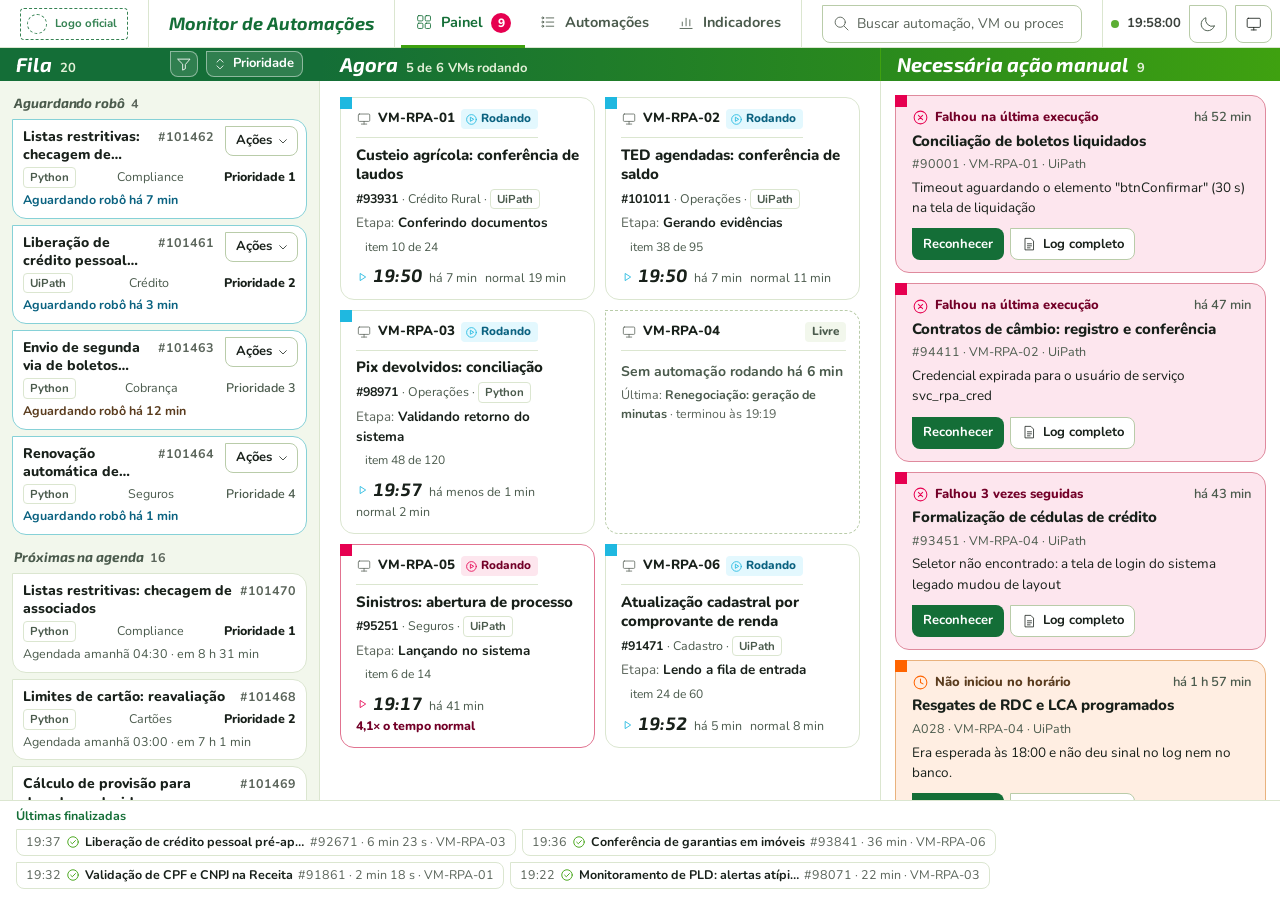
<file: web/index.html>
<!doctype html>
<html lang="pt-BR">
<head>
<meta charset="utf-8">
<meta name="viewport" content="width=device-width, initial-scale=1, viewport-fit=cover">
<title>Monitor de Automações</title>
<link rel="icon" href="data:,">
<script>
  // Tema antes de desenhar a tela, para não piscar: a escolha salva ou, sem escolha, a do sistema.
  (function () {
    var t = null;
    try { t = localStorage.getItem('monitor-tema'); } catch (e) { /* sem armazenamento */ }
    if (t !== 'claro' && t !== 'escuro') t = window.matchMedia && window.matchMedia('(prefers-color-scheme: dark)').matches ? 'escuro' : 'claro';
    document.documentElement.dataset.tema = t;
  })();
</script>
<link rel="stylesheet" href="css/base.css">
<link rel="stylesheet" href="css/tema.css">
</head>
<body>
<div id="app"></div>
<script src="js/dados-demo.js"></script>
<script src="js/monitor.js"></script>
</body>
</html>
</file>
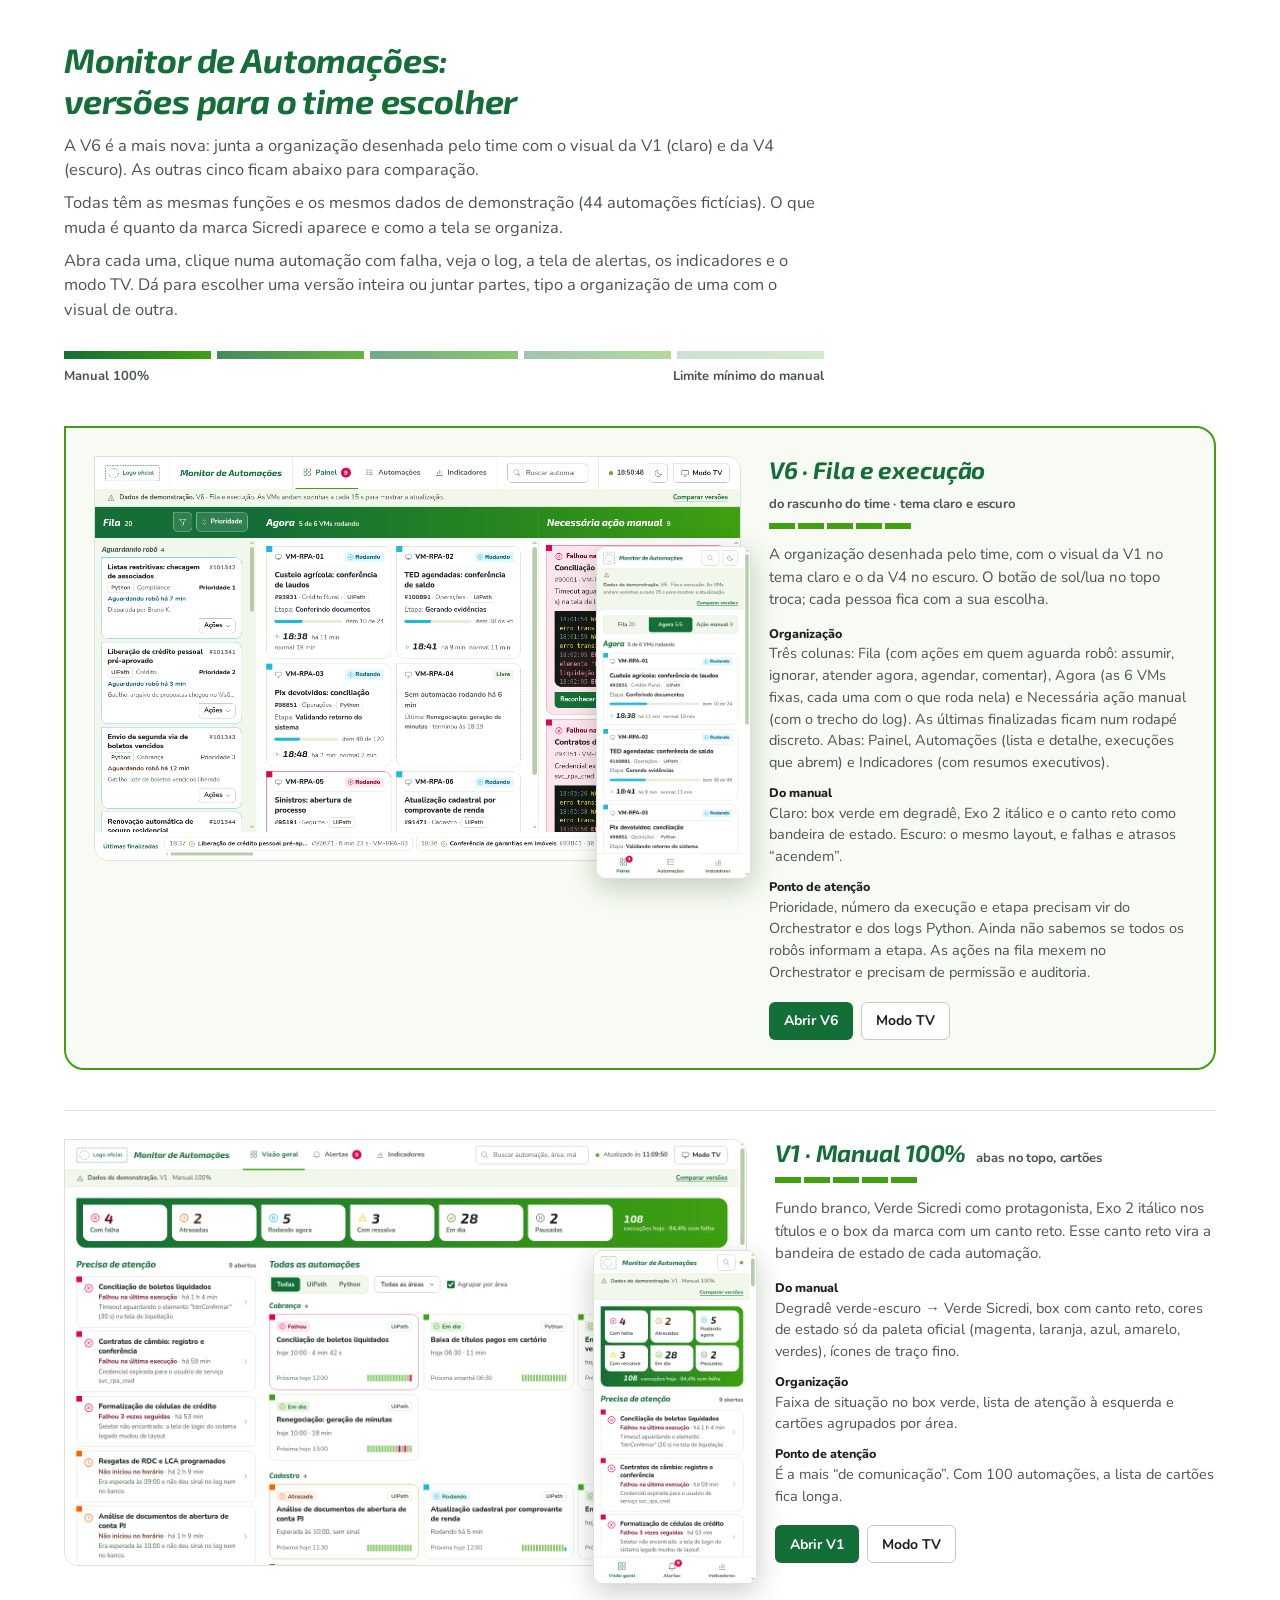
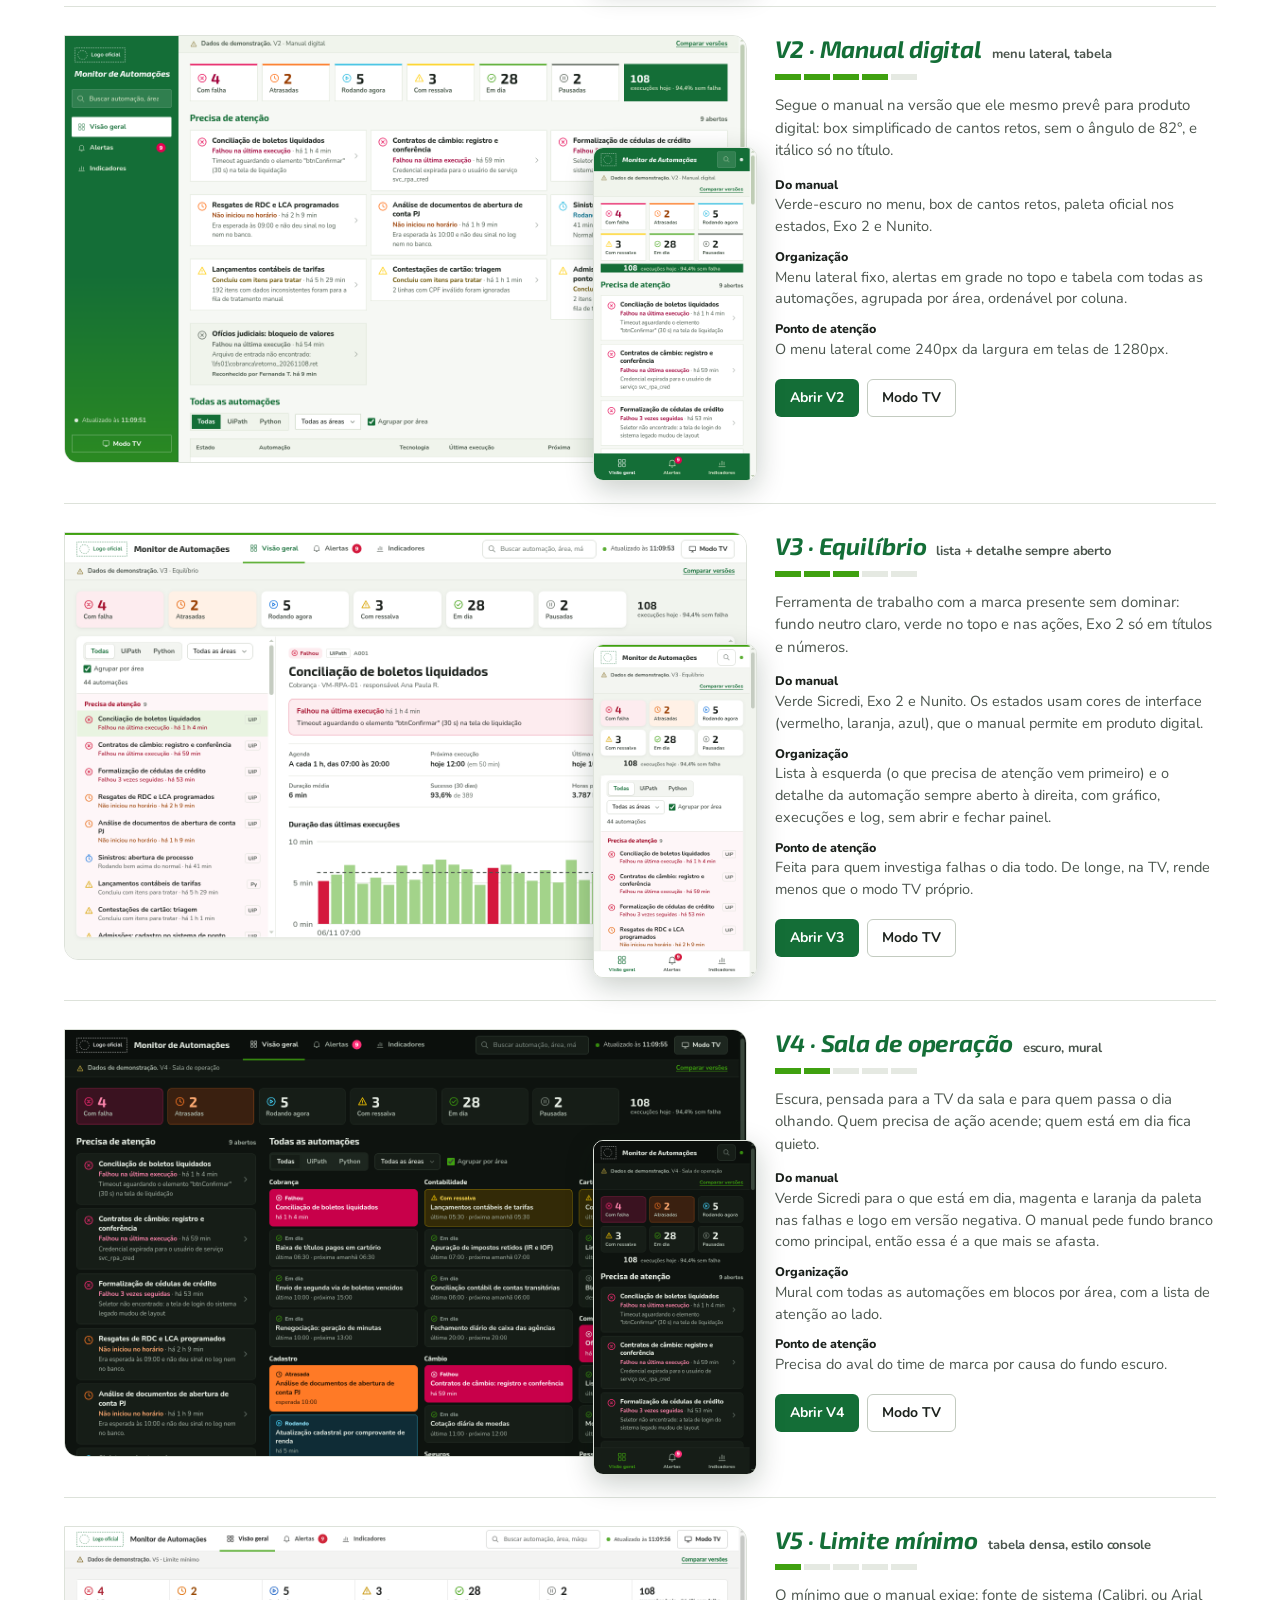
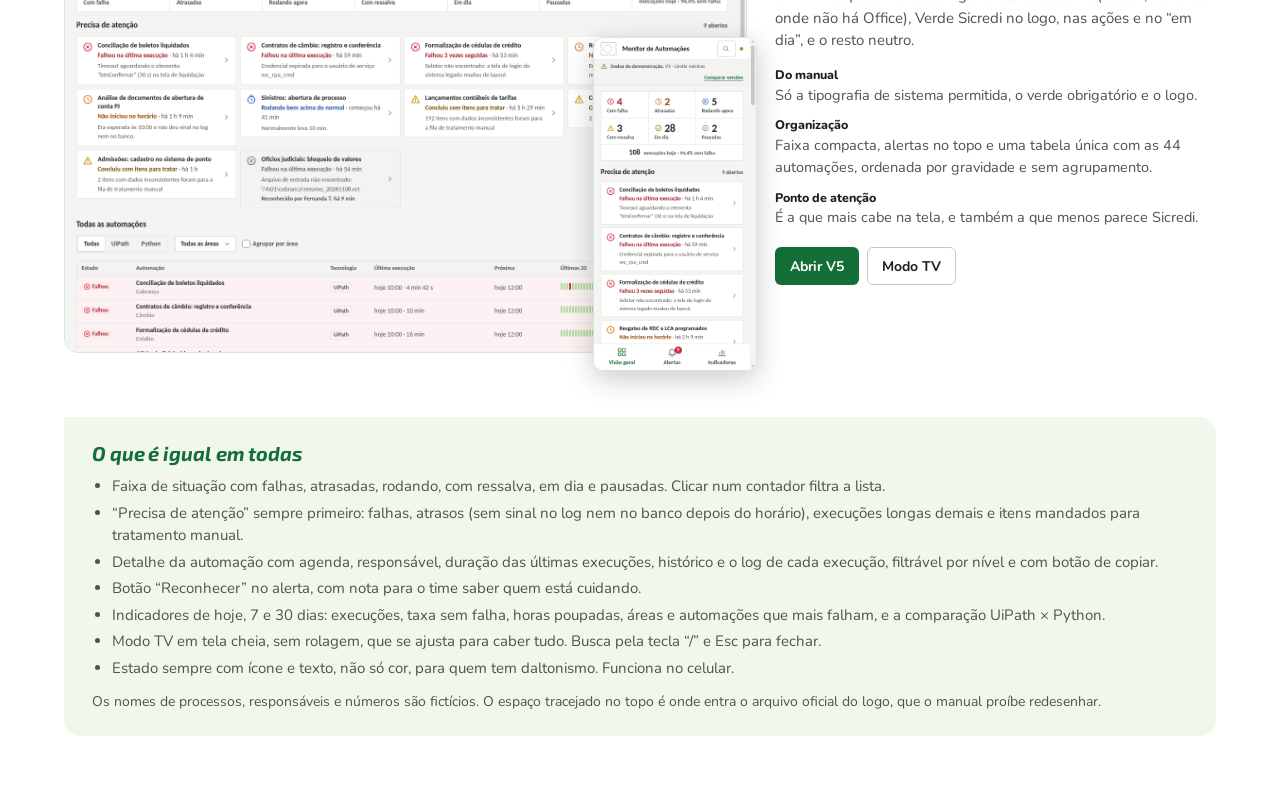
<file: arquivo/prototipos-de-layout/prototipos/index.html>
<!doctype html>
<html lang="pt-BR">
<head>
<meta charset="utf-8">
<meta name="viewport" content="width=device-width, initial-scale=1">
<title>Monitor de Automações · Versões</title>
<link rel="icon" href="data:,">
<link rel="stylesheet" href="compartilhado/base.css">
<style>
  body { background: #ffffff; }
  .comp { max-width: 1200px; margin: 0 auto; padding: 40px 24px 64px; }
  .comp__cab { max-width: 760px; margin-bottom: 36px; }
  .comp__cab h1 { font-size: 34px; font-style: italic; color: #146E37; margin-bottom: 12px; }
  .comp__cab p { font-size: 16.5px; color: var(--texto-2); }
  .comp__cab p + p { margin-top: 8px; }
  .escala { display: grid; grid-template-columns: repeat(5, minmax(0, 1fr)); gap: 6px; margin: 28px 0 8px; }
  .escala span { height: 8px; background: linear-gradient(90deg, #146E37, #3FA110); }
  .escala span:nth-child(2) { opacity: 0.8; } .escala span:nth-child(3) { opacity: 0.6; } .escala span:nth-child(4) { opacity: 0.4; } .escala span:nth-child(5) { opacity: 0.22; }
  .escala-rot { display: flex; justify-content: space-between; font-size: 13px; font-weight: 700; color: var(--texto-2); }
  .versoes { display: grid; gap: 40px; margin-top: 40px; }
  .versao { display: grid; grid-template-columns: minmax(0, 1.55fr) minmax(0, 1fr); gap: 28px; align-items: start; padding-top: 28px; border-top: 1px solid var(--linha); }
  .versao__fotos { position: relative; }
  .versao__fotos img { display: block; width: 100%; height: auto; border: 1px solid var(--linha); border-radius: 0 14px 14px 14px; }
  .versao__fotos .cel { position: absolute; right: -10px; bottom: -18px; width: 24%; border-radius: 10px; box-shadow: 0 8px 28px rgb(10 30 15 / 0.22); }
  .versao h2 { font-size: 24px; font-style: italic; color: #146E37; display: flex; align-items: baseline; gap: 10px; flex-wrap: wrap; }
  .versao h2 small { font: 700 13px var(--fonte-texto); font-style: normal; color: var(--texto-2); }
  .medidor { display: flex; gap: 3px; margin: 10px 0 14px; }
  .medidor i { width: 26px; height: 6px; background: var(--sup-3); }
  .medidor i.on { background: #3FA110; }
  .versao p { color: var(--texto-2); }
  .versao dl { margin: 14px 0 18px; display: grid; gap: 10px; }
  .versao dt { font-size: 12.5px; font-weight: 800; color: var(--texto); }
  .versao dd { font-size: 14.5px; color: var(--texto-2); }
  .versao__acoes { display: flex; flex-wrap: wrap; gap: 8px; }
  .versao--nova { padding: 28px; border: 2px solid #3FA110; border-radius: 0 20px 20px 20px; background: #f7fbf3; }
  .igual { margin-top: 64px; padding: 24px 28px; background: #f2f7ec; border-radius: 0 16px 16px 16px; }
  .igual h2 { font-size: 20px; font-style: italic; color: #146E37; margin-bottom: 10px; }
  .igual ul { list-style: disc; padding-left: 20px; display: grid; gap: 4px; color: var(--texto-2); }
  .igual p { margin-top: 12px; color: var(--texto-2); font-size: 14px; }
  @media (max-width: 899px) {
    .versao { grid-template-columns: minmax(0, 1fr); }
    .versao__fotos .cel { right: 6px; }
    .comp__cab h1 { font-size: 27px; }
  }
</style>
</head>
<body>
<main class="comp">
  <header class="comp__cab">
    <h1>Monitor de Automações: versões para o time escolher</h1>
    <p>A V6 é a mais nova: junta a organização desenhada pelo time com o visual da V1 (claro) e da V4 (escuro). As outras cinco ficam abaixo para comparação.</p>
    <p>Todas têm as mesmas funções e os mesmos dados de demonstração (44 automações fictícias). O que muda é quanto da marca Sicredi aparece e como a tela se organiza.</p>
    <p>Abra cada uma, clique numa automação com falha, veja o log, a tela de alertas, os indicadores e o modo TV. Dá para escolher uma versão inteira ou juntar partes, tipo a organização de uma com o visual de outra.</p>
    <div class="escala" aria-hidden="true"><span></span><span></span><span></span><span></span><span></span></div>
    <div class="escala-rot"><span>Manual 100%</span><span>Limite mínimo do manual</span></div>
  </header>

  <div class="versoes">
    <article class="versao versao--nova">
      <div class="versao__fotos"><img src="capturas/v6-desktop.png" alt="V6 no computador, tema claro: fila à esquerda, as 6 VMs no centro, a coluna de ação manual com o log à direita e as últimas finalizadas no pé" loading="lazy"><img class="cel" src="capturas/v6-celular.png" alt="V6 no celular, tema claro, na aba Agora" loading="lazy"></div>
      <div>
        <h2>V6 · Fila e execução <small>do rascunho do time · tema claro e escuro</small></h2>
        <div class="medidor" aria-label="Aderência à marca: 5 de 5 no tema claro"><i class="on"></i><i class="on"></i><i class="on"></i><i class="on"></i><i class="on"></i></div>
        <p>A organização desenhada pelo time, com o visual da V1 no tema claro e o da V4 no escuro. O botão de sol/lua no topo troca; cada pessoa fica com a sua escolha.</p>
        <dl>
          <div><dt>Organização</dt><dd>Três colunas: Fila (com ações em quem aguarda robô: assumir, ignorar, atender agora, agendar, comentar), Agora (as 6 VMs fixas, cada uma com o que roda nela) e Necessária ação manual (com o trecho do log). As últimas finalizadas ficam num rodapé discreto. Abas: Painel, Automações (lista e detalhe, execuções que abrem) e Indicadores (com resumos executivos).</dd></div>
          <div><dt>Do manual</dt><dd>Claro: box verde em degradê, Exo 2 itálico e o canto reto como bandeira de estado. Escuro: o mesmo layout, e falhas e atrasos “acendem”.</dd></div>
          <div><dt>Ponto de atenção</dt><dd>Prioridade, número da execução e etapa precisam vir do Orchestrator e dos logs Python. Ainda não sabemos se todos os robôs informam a etapa. As ações na fila mexem no Orchestrator e precisam de permissão e auditoria.</dd></div>
        </dl>
        <div class="versao__acoes"><a class="botao botao--pri" href="v6-fila-e-execucao/">Abrir V6</a><a class="botao botao--sec" href="v6-fila-e-execucao/#/tv">Modo TV</a></div>
      </div>
    </article>

    <article class="versao">
      <div class="versao__fotos"><img src="capturas/v1-desktop.png" alt="V1 no computador: faixa verde com os contadores, lista de atenção à esquerda e cartões das automações por área" loading="lazy"><img class="cel" src="capturas/v1-celular.png" alt="V1 no celular" loading="lazy"></div>
      <div>
        <h2>V1 · Manual 100% <small>abas no topo, cartões</small></h2>
        <div class="medidor" aria-label="Aderência à marca: 5 de 5"><i class="on"></i><i class="on"></i><i class="on"></i><i class="on"></i><i class="on"></i></div>
        <p>Fundo branco, Verde Sicredi como protagonista, Exo 2 itálico nos títulos e o box da marca com um canto reto. Esse canto reto vira a bandeira de estado de cada automação.</p>
        <dl>
          <div><dt>Do manual</dt><dd>Degradê verde-escuro → Verde Sicredi, box com canto reto, cores de estado só da paleta oficial (magenta, laranja, azul, amarelo, verdes), ícones de traço fino.</dd></div>
          <div><dt>Organização</dt><dd>Faixa de situação no box verde, lista de atenção à esquerda e cartões agrupados por área.</dd></div>
          <div><dt>Ponto de atenção</dt><dd>É a mais “de comunicação”. Com 100 automações, a lista de cartões fica longa.</dd></div>
        </dl>
        <div class="versao__acoes"><a class="botao botao--pri" href="v1-manual-100/">Abrir V1</a><a class="botao botao--sec" href="v1-manual-100/#/tv">Modo TV</a></div>
      </div>
    </article>

    <article class="versao">
      <div class="versao__fotos"><img src="capturas/v2-desktop.png" alt="V2 no computador: menu lateral verde-escuro, atenção em grade e tabela agrupada por área" loading="lazy"><img class="cel" src="capturas/v2-celular.png" alt="V2 no celular" loading="lazy"></div>
      <div>
        <h2>V2 · Manual digital <small>menu lateral, tabela</small></h2>
        <div class="medidor" aria-label="Aderência à marca: 4 de 5"><i class="on"></i><i class="on"></i><i class="on"></i><i class="on"></i><i></i></div>
        <p>Segue o manual na versão que ele mesmo prevê para produto digital: box simplificado de cantos retos, sem o ângulo de 82°, e itálico só no título.</p>
        <dl>
          <div><dt>Do manual</dt><dd>Verde-escuro no menu, box de cantos retos, paleta oficial nos estados, Exo 2 e Nunito.</dd></div>
          <div><dt>Organização</dt><dd>Menu lateral fixo, alertas em grade no topo e tabela com todas as automações, agrupada por área, ordenável por coluna.</dd></div>
          <div><dt>Ponto de atenção</dt><dd>O menu lateral come 240px da largura em telas de 1280px.</dd></div>
        </dl>
        <div class="versao__acoes"><a class="botao botao--pri" href="v2-manual-digital/">Abrir V2</a><a class="botao botao--sec" href="v2-manual-digital/#/tv">Modo TV</a></div>
      </div>
    </article>

    <article class="versao">
      <div class="versao__fotos"><img src="capturas/v3-desktop.png" alt="V3 no computador: lista de automações à esquerda e o detalhe da selecionada sempre aberto à direita" loading="lazy"><img class="cel" src="capturas/v3-celular.png" alt="V3 no celular" loading="lazy"></div>
      <div>
        <h2>V3 · Equilíbrio <small>lista + detalhe sempre aberto</small></h2>
        <div class="medidor" aria-label="Aderência à marca: 3 de 5"><i class="on"></i><i class="on"></i><i class="on"></i><i></i><i></i></div>
        <p>Ferramenta de trabalho com a marca presente sem dominar: fundo neutro claro, verde no topo e nas ações, Exo 2 só em títulos e números.</p>
        <dl>
          <div><dt>Do manual</dt><dd>Verde Sicredi, Exo 2 e Nunito. Os estados usam cores de interface (vermelho, laranja, azul), que o manual permite em produto digital.</dd></div>
          <div><dt>Organização</dt><dd>Lista à esquerda (o que precisa de atenção vem primeiro) e o detalhe da automação sempre aberto à direita, com gráfico, execuções e log, sem abrir e fechar painel.</dd></div>
          <div><dt>Ponto de atenção</dt><dd>Feita para quem investiga falhas o dia todo. De longe, na TV, rende menos que o modo TV próprio.</dd></div>
        </dl>
        <div class="versao__acoes"><a class="botao botao--pri" href="v3-equilibrio/">Abrir V3</a><a class="botao botao--sec" href="v3-equilibrio/#/tv">Modo TV</a></div>
      </div>
    </article>

    <article class="versao">
      <div class="versao__fotos"><img src="capturas/v4-desktop.png" alt="V4 no computador: tela escura com o mural de automações por área, falhas acesas em magenta" loading="lazy"><img class="cel" src="capturas/v4-celular.png" alt="V4 no celular" loading="lazy"></div>
      <div>
        <h2>V4 · Sala de operação <small>escuro, mural</small></h2>
        <div class="medidor" aria-label="Aderência à marca: 2 de 5"><i class="on"></i><i class="on"></i><i></i><i></i><i></i></div>
        <p>Escura, pensada para a TV da sala e para quem passa o dia olhando. Quem precisa de ação acende; quem está em dia fica quieto.</p>
        <dl>
          <div><dt>Do manual</dt><dd>Verde Sicredi para o que está em dia, magenta e laranja da paleta nas falhas e logo em versão negativa. O manual pede fundo branco como principal, então essa é a que mais se afasta.</dd></div>
          <div><dt>Organização</dt><dd>Mural com todas as automações em blocos por área, com a lista de atenção ao lado.</dd></div>
          <div><dt>Ponto de atenção</dt><dd>Precisa do aval do time de marca por causa do fundo escuro.</dd></div>
        </dl>
        <div class="versao__acoes"><a class="botao botao--pri" href="v4-sala-de-operacao/">Abrir V4</a><a class="botao botao--sec" href="v4-sala-de-operacao/#/tv">Modo TV</a></div>
      </div>
    </article>

    <article class="versao">
      <div class="versao__fotos"><img src="capturas/v5-desktop.png" alt="V5 no computador: visual neutro, tabela densa ordenada por gravidade" loading="lazy"><img class="cel" src="capturas/v5-celular.png" alt="V5 no celular" loading="lazy"></div>
      <div>
        <h2>V5 · Limite mínimo <small>tabela densa, estilo console</small></h2>
        <div class="medidor" aria-label="Aderência à marca: 1 de 5"><i class="on"></i><i></i><i></i><i></i><i></i></div>
        <p>O mínimo que o manual exige: fonte de sistema (Calibri, ou Arial onde não há Office), Verde Sicredi no logo, nas ações e no “em dia”, e o resto neutro.</p>
        <dl>
          <div><dt>Do manual</dt><dd>Só a tipografia de sistema permitida, o verde obrigatório e o logo.</dd></div>
          <div><dt>Organização</dt><dd>Faixa compacta, alertas no topo e uma tabela única com as 44 automações, ordenada por gravidade e sem agrupamento.</dd></div>
          <div><dt>Ponto de atenção</dt><dd>É a que mais cabe na tela, e também a que menos parece Sicredi.</dd></div>
        </dl>
        <div class="versao__acoes"><a class="botao botao--pri" href="v5-limite-minimo/">Abrir V5</a><a class="botao botao--sec" href="v5-limite-minimo/#/tv">Modo TV</a></div>
      </div>
    </article>
  </div>

  <section class="igual">
    <h2>O que é igual em todas</h2>
    <ul>
      <li>Faixa de situação com falhas, atrasadas, rodando, com ressalva, em dia e pausadas. Clicar num contador filtra a lista.</li>
      <li>“Precisa de atenção” sempre primeiro: falhas, atrasos (sem sinal no log nem no banco depois do horário), execuções longas demais e itens mandados para tratamento manual.</li>
      <li>Detalhe da automação com agenda, responsável, duração das últimas execuções, histórico e o log de cada execução, filtrável por nível e com botão de copiar.</li>
      <li>Botão “Reconhecer” no alerta, com nota para o time saber quem está cuidando.</li>
      <li>Indicadores de hoje, 7 e 30 dias: execuções, taxa sem falha, horas poupadas, áreas e automações que mais falham, e a comparação UiPath × Python.</li>
      <li>Modo TV em tela cheia, sem rolagem, que se ajusta para caber tudo. Busca pela tecla “/” e Esc para fechar.</li>
      <li>Estado sempre com ícone e texto, não só cor, para quem tem daltonismo. Funciona no celular.</li>
    </ul>
    <p>Os nomes de processos, responsáveis e números são fictícios. O espaço tracejado no topo é onde entra o arquivo oficial do logo, que o manual proíbe redesenhar.</p>
  </section>
</main>
</body>
</html>
</file>
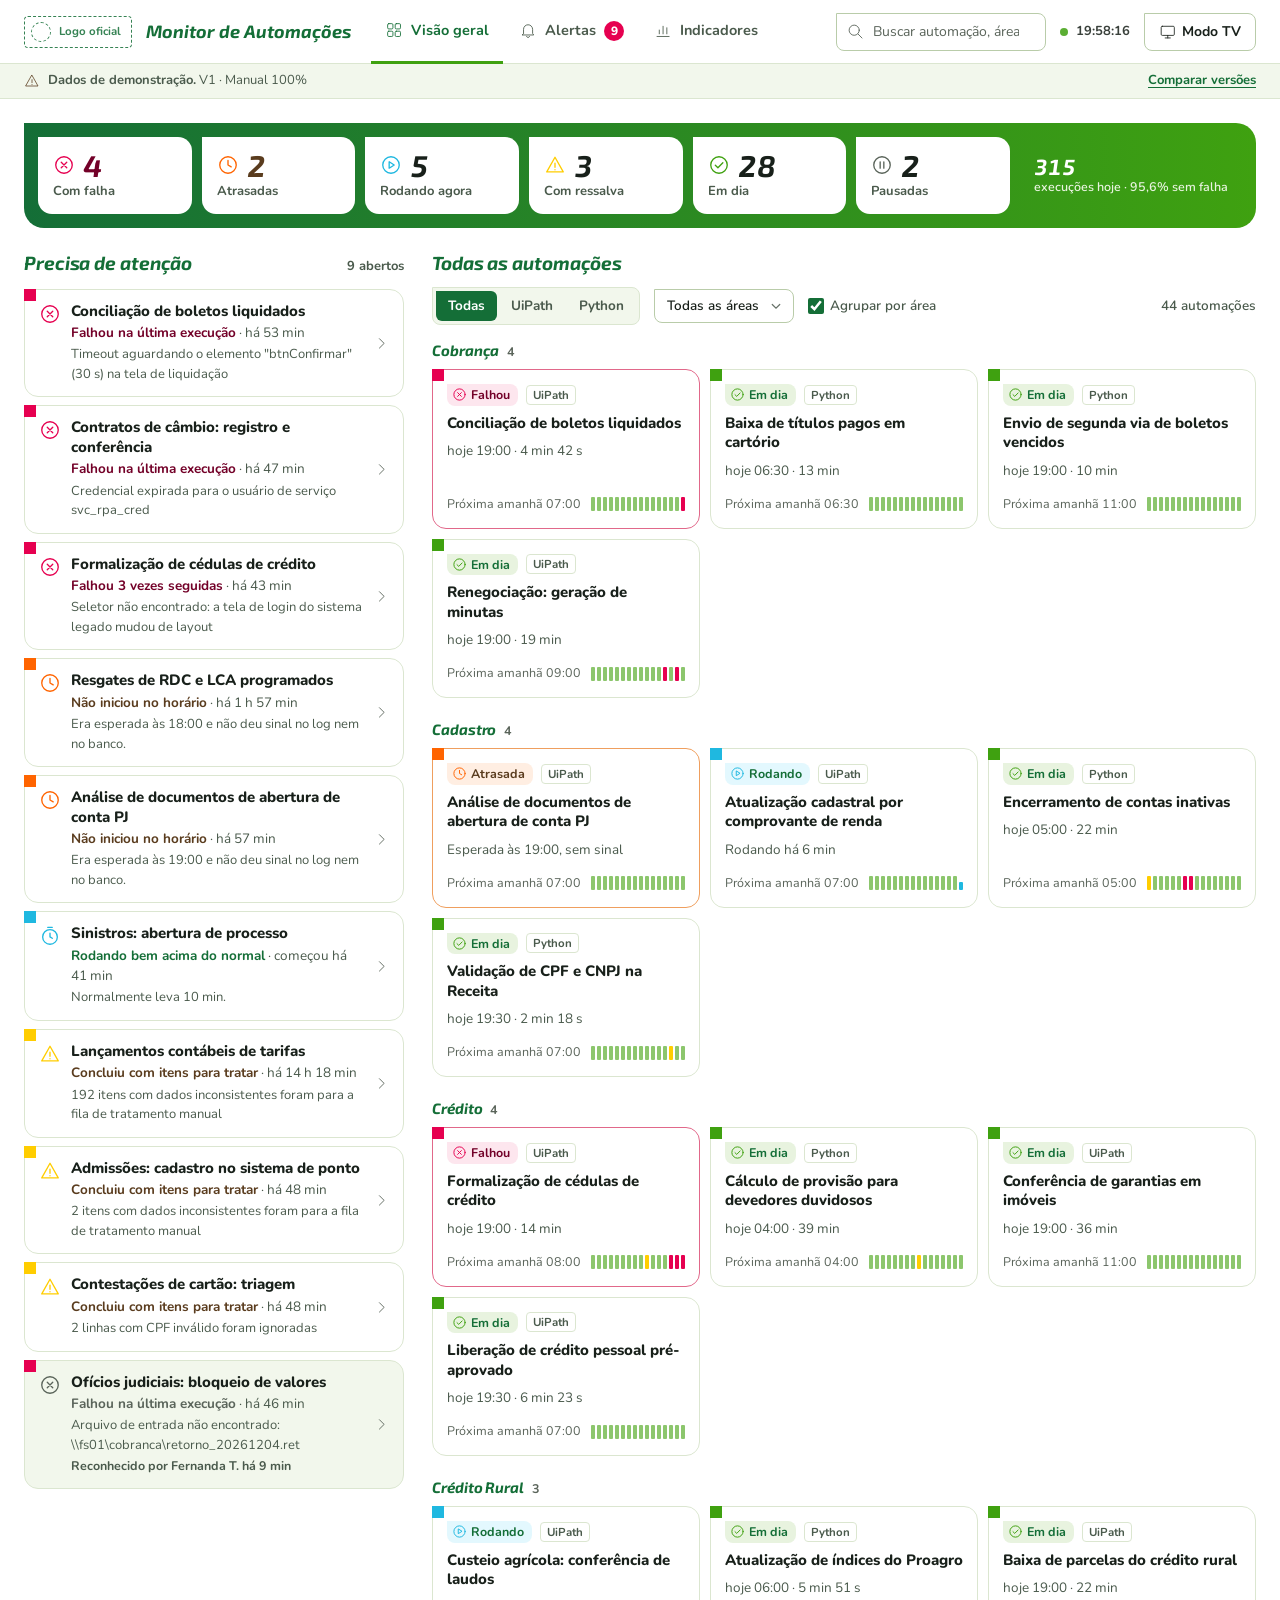
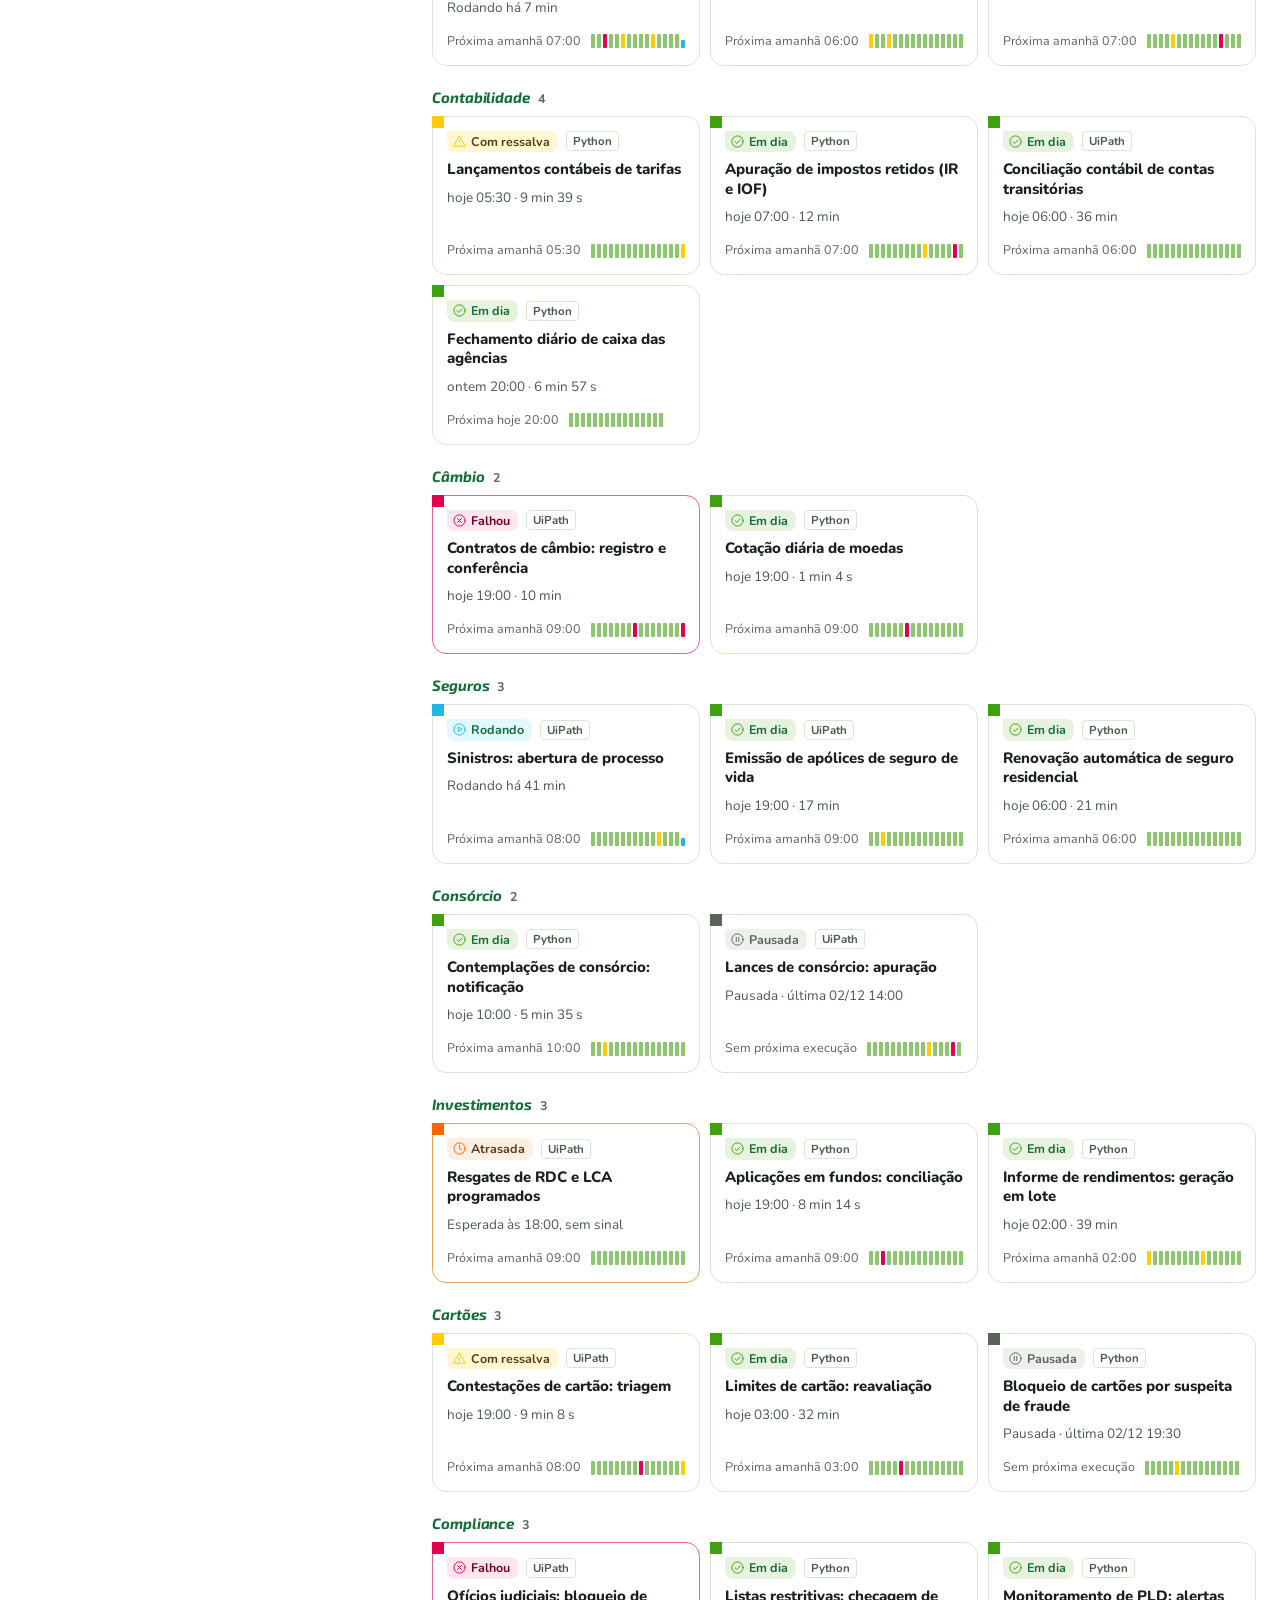
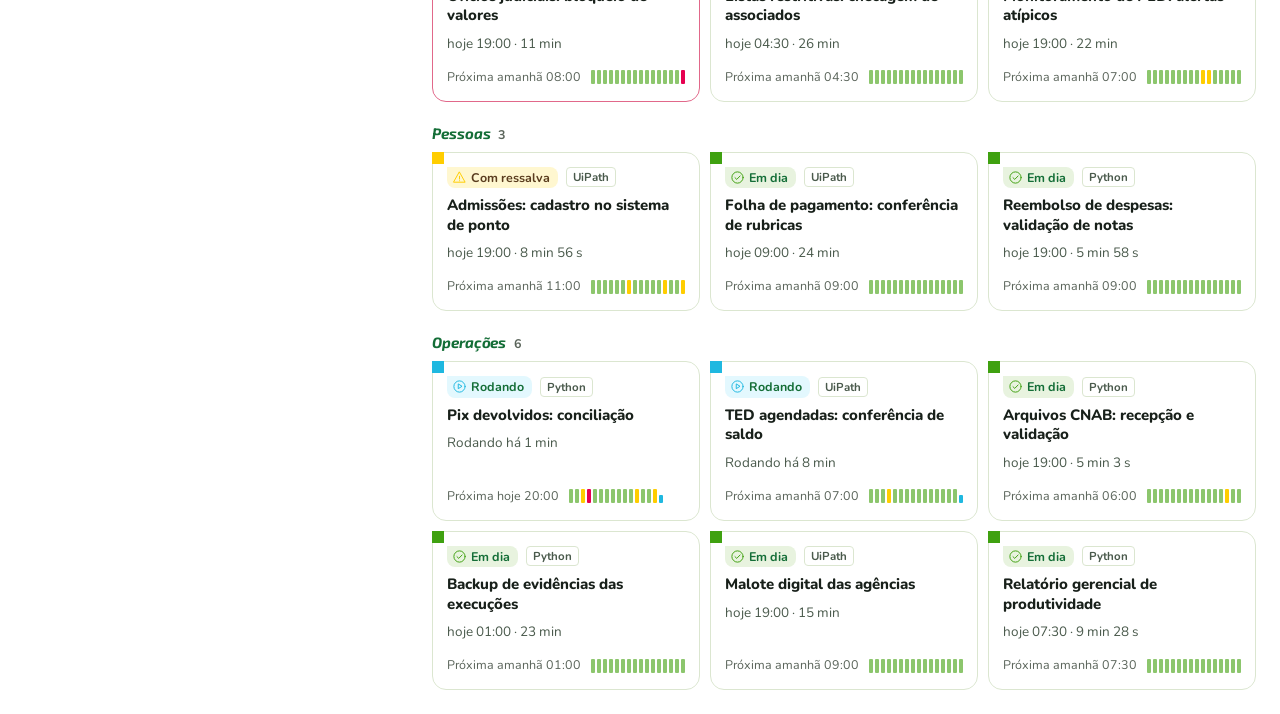
<file: web/prototipos/v1-manual-100/index.html>
<!doctype html>
<html lang="pt-BR">
<head>
<meta charset="utf-8">
<meta name="viewport" content="width=device-width, initial-scale=1, viewport-fit=cover">
<title>Monitor de Automações · V1 Manual 100%</title>
<link rel="icon" href="data:,">
<link rel="stylesheet" href="../compartilhado/base.css">
<link rel="stylesheet" href="tema.css">
</head>
<body>
<div id="app"></div>
<script>window.MONITOR_CONFIG = { versao: 'V1', nomeVersao: 'Manual 100%', visao: 'cartoes', detalhe: 'gaveta', nav: 'abas', logo: 'positivo' };</script>
<script src="../compartilhado/dados-demo.js"></script>
<script src="../compartilhado/monitor.js"></script>
</body>
</html>
</file>
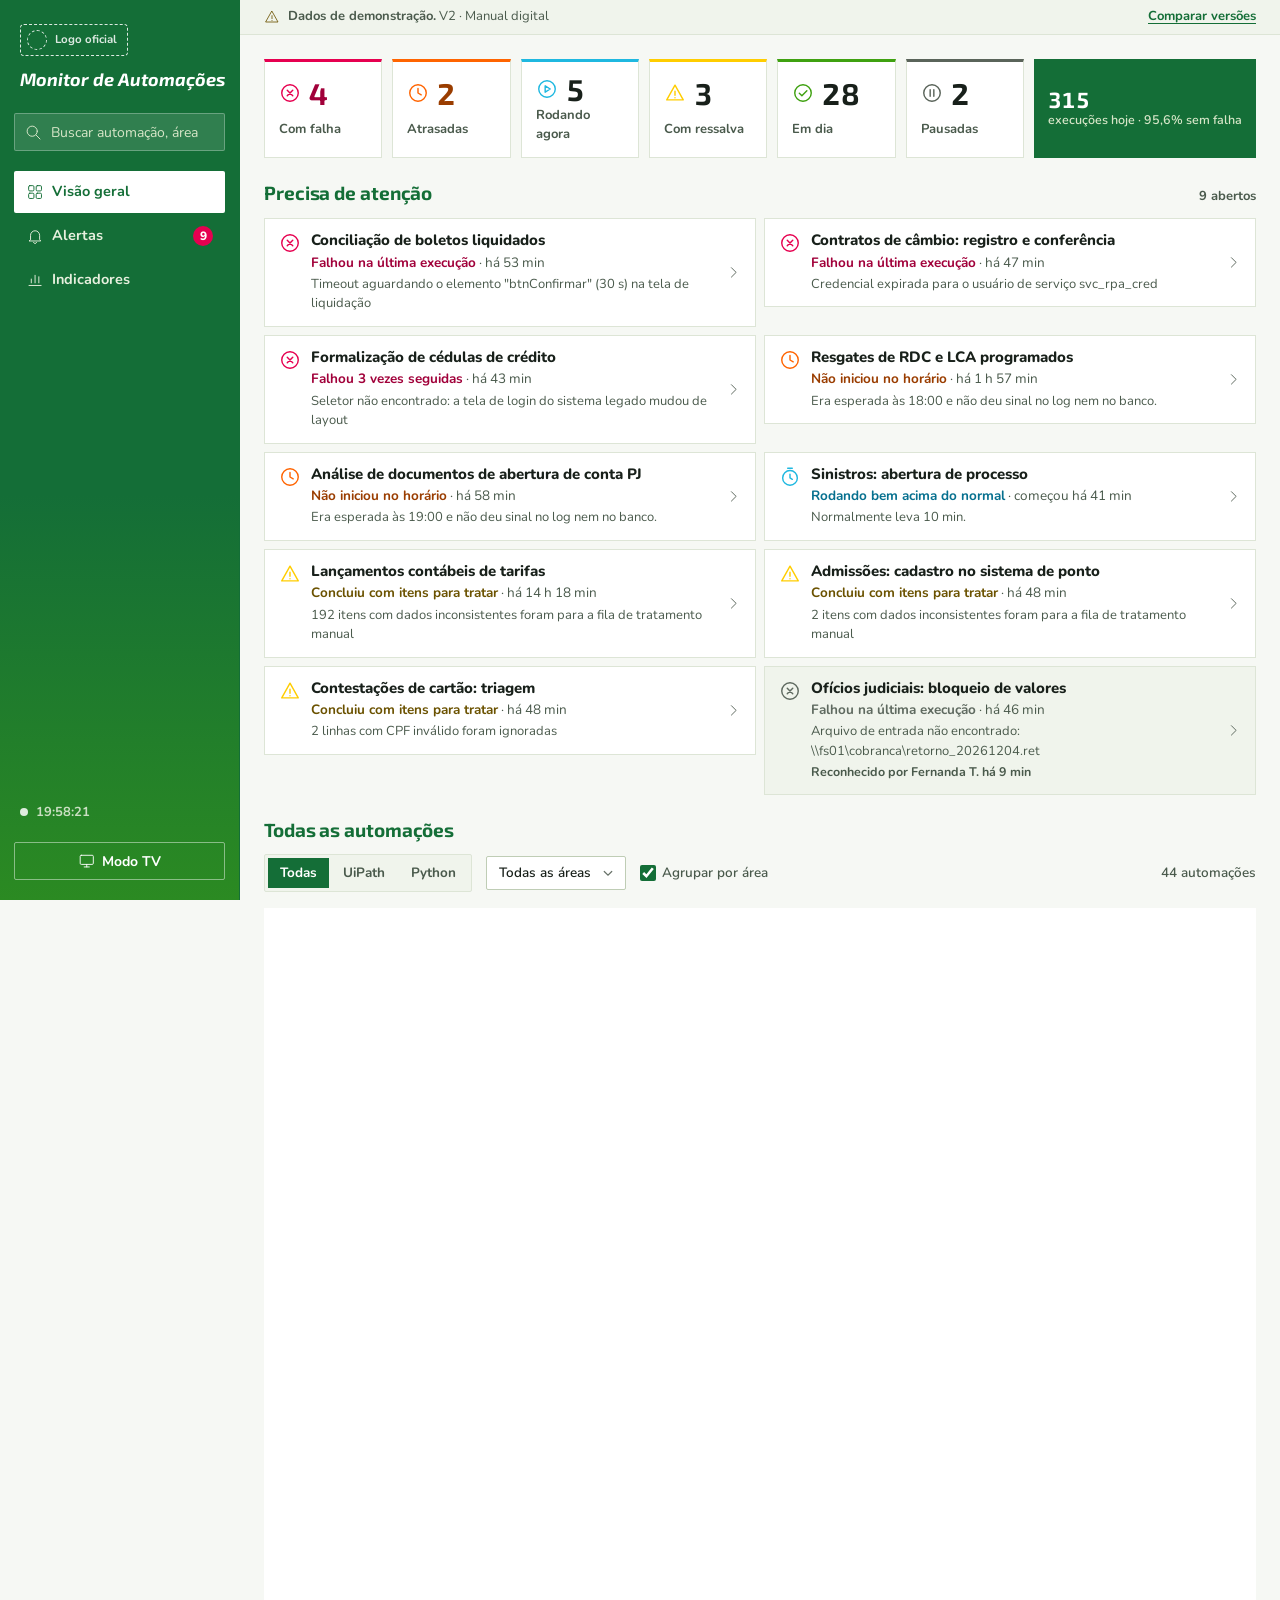
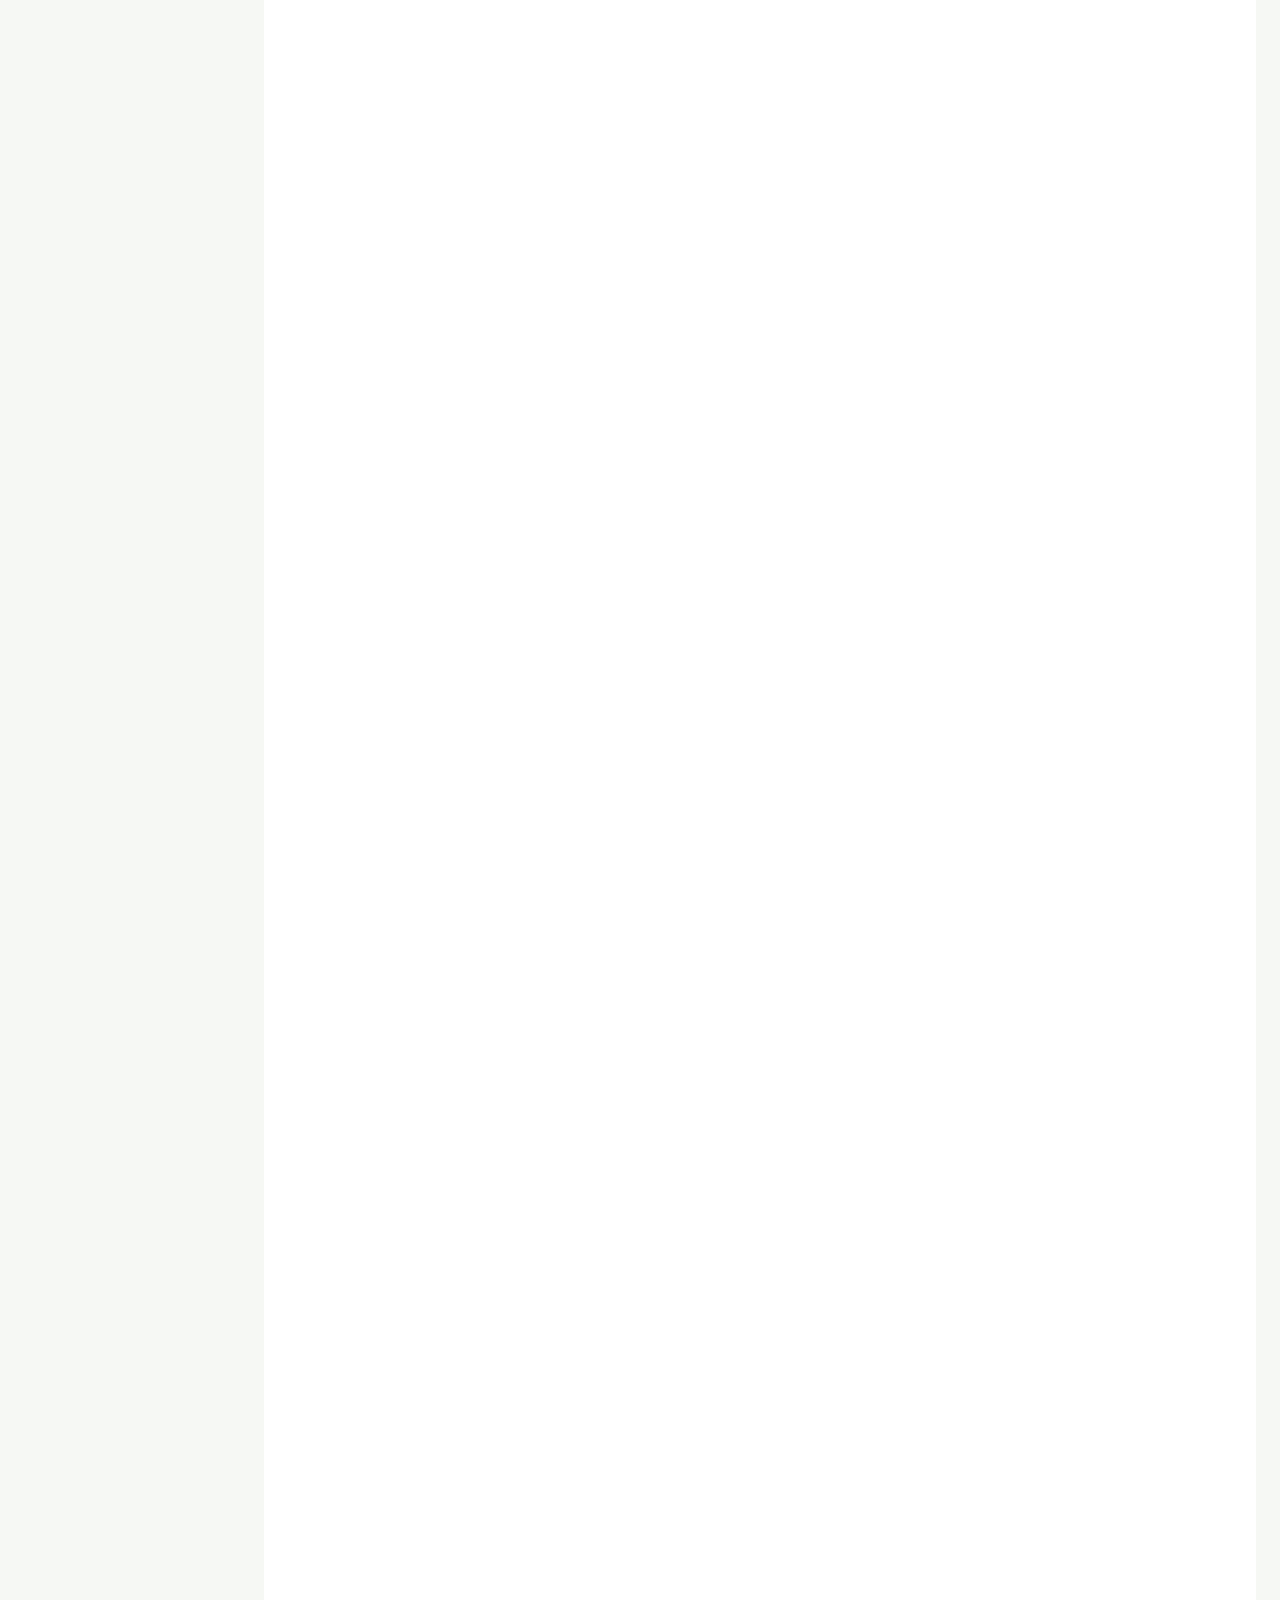
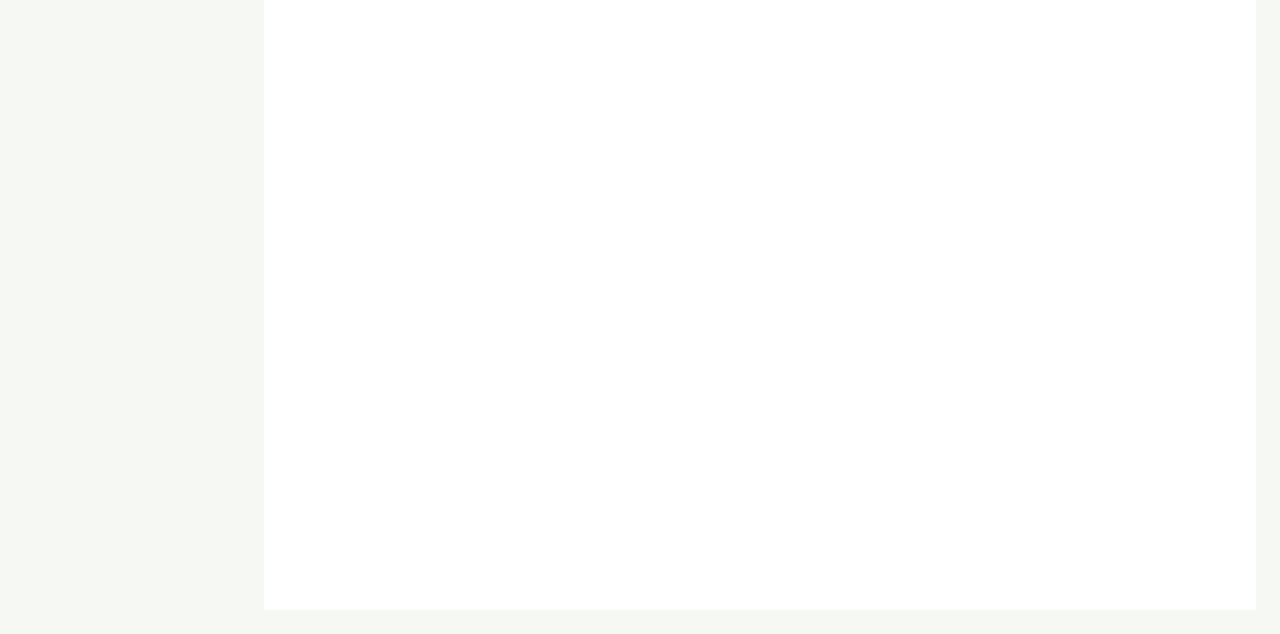
<file: web/prototipos/v2-manual-digital/index.html>
<!doctype html>
<html lang="pt-BR">
<head>
<meta charset="utf-8">
<meta name="viewport" content="width=device-width, initial-scale=1, viewport-fit=cover">
<title>Monitor de Automações · V2 Manual digital</title>
<link rel="icon" href="data:,">
<link rel="stylesheet" href="../compartilhado/base.css">
<link rel="stylesheet" href="tema.css">
</head>
<body>
<div id="app"></div>
<script>window.MONITOR_CONFIG = { versao: 'V2', nomeVersao: 'Manual digital', visao: 'tabela', detalhe: 'gaveta', nav: 'trilho', logo: 'negativo' };</script>
<script src="../compartilhado/dados-demo.js"></script>
<script src="../compartilhado/monitor.js"></script>
</body>
</html>
</file>
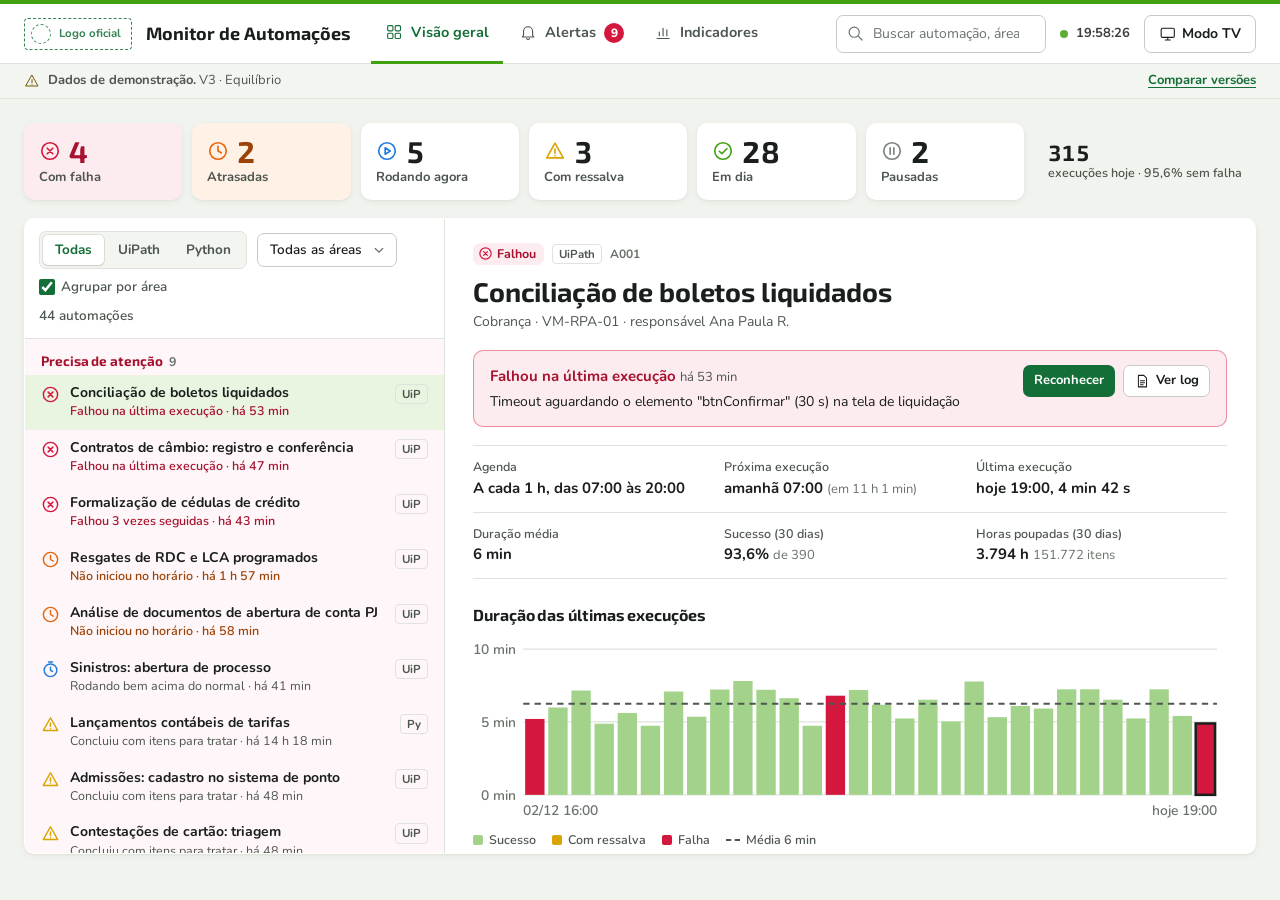
<file: web/prototipos/v3-equilibrio/index.html>
<!doctype html>
<html lang="pt-BR">
<head>
<meta charset="utf-8">
<meta name="viewport" content="width=device-width, initial-scale=1, viewport-fit=cover">
<title>Monitor de Automações · V3 Equilíbrio</title>
<link rel="icon" href="data:,">
<link rel="stylesheet" href="../compartilhado/base.css">
<link rel="stylesheet" href="tema.css">
</head>
<body>
<div id="app"></div>
<script>window.MONITOR_CONFIG = { versao: 'V3', nomeVersao: 'Equilíbrio', visao: 'mestre', detalhe: 'fixo', nav: 'abas', logo: 'positivo' };</script>
<script src="../compartilhado/dados-demo.js"></script>
<script src="../compartilhado/monitor.js"></script>
</body>
</html>
</file>
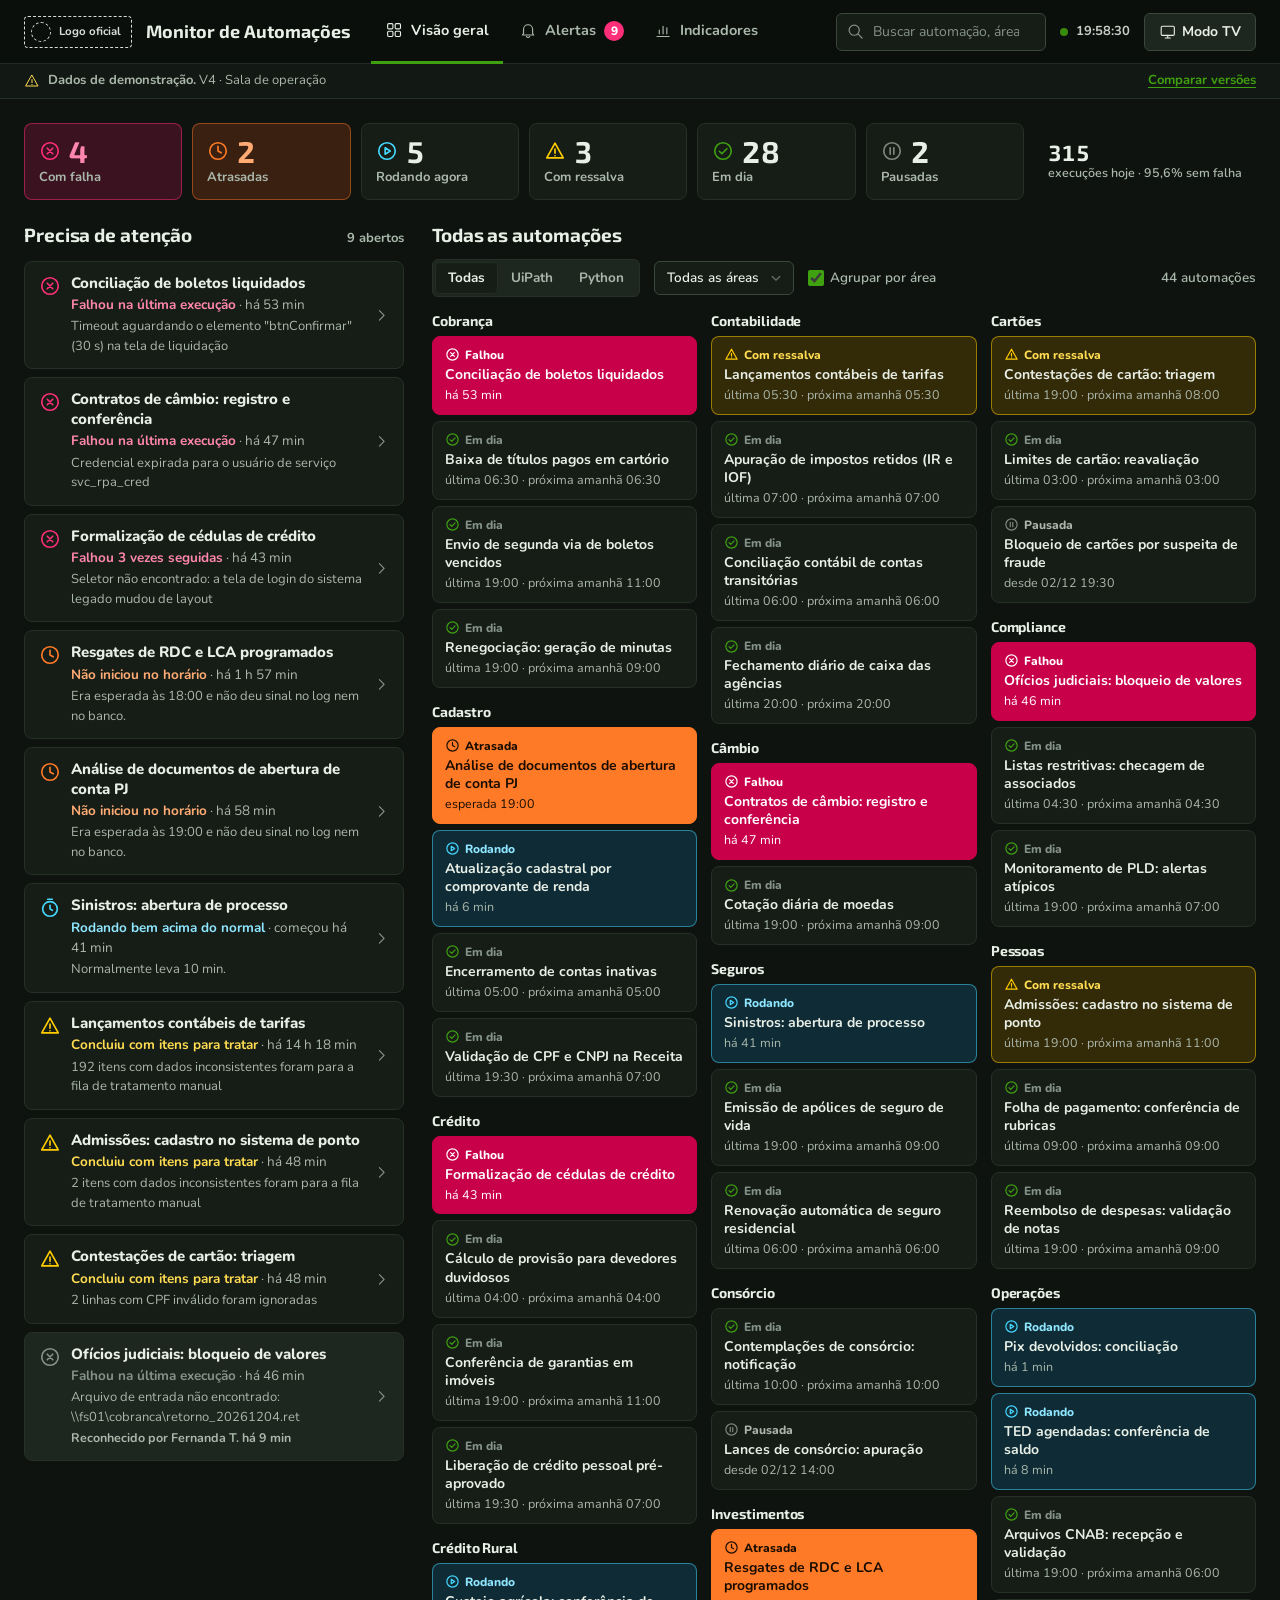
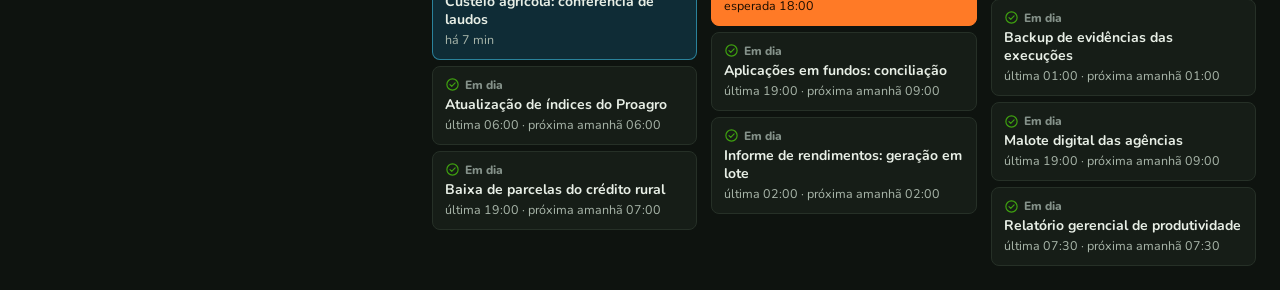
<file: web/prototipos/v4-sala-de-operacao/index.html>
<!doctype html>
<html lang="pt-BR">
<head>
<meta charset="utf-8">
<meta name="viewport" content="width=device-width, initial-scale=1, viewport-fit=cover">
<title>Monitor de Automações · V4 Sala de operação</title>
<link rel="icon" href="data:,">
<link rel="stylesheet" href="../compartilhado/base.css">
<link rel="stylesheet" href="tema.css">
</head>
<body>
<div id="app"></div>
<script>window.MONITOR_CONFIG = { versao: 'V4', nomeVersao: 'Sala de operação', visao: 'mural', detalhe: 'gaveta', nav: 'abas', logo: 'negativo' };</script>
<script src="../compartilhado/dados-demo.js"></script>
<script src="../compartilhado/monitor.js"></script>
</body>
</html>
</file>
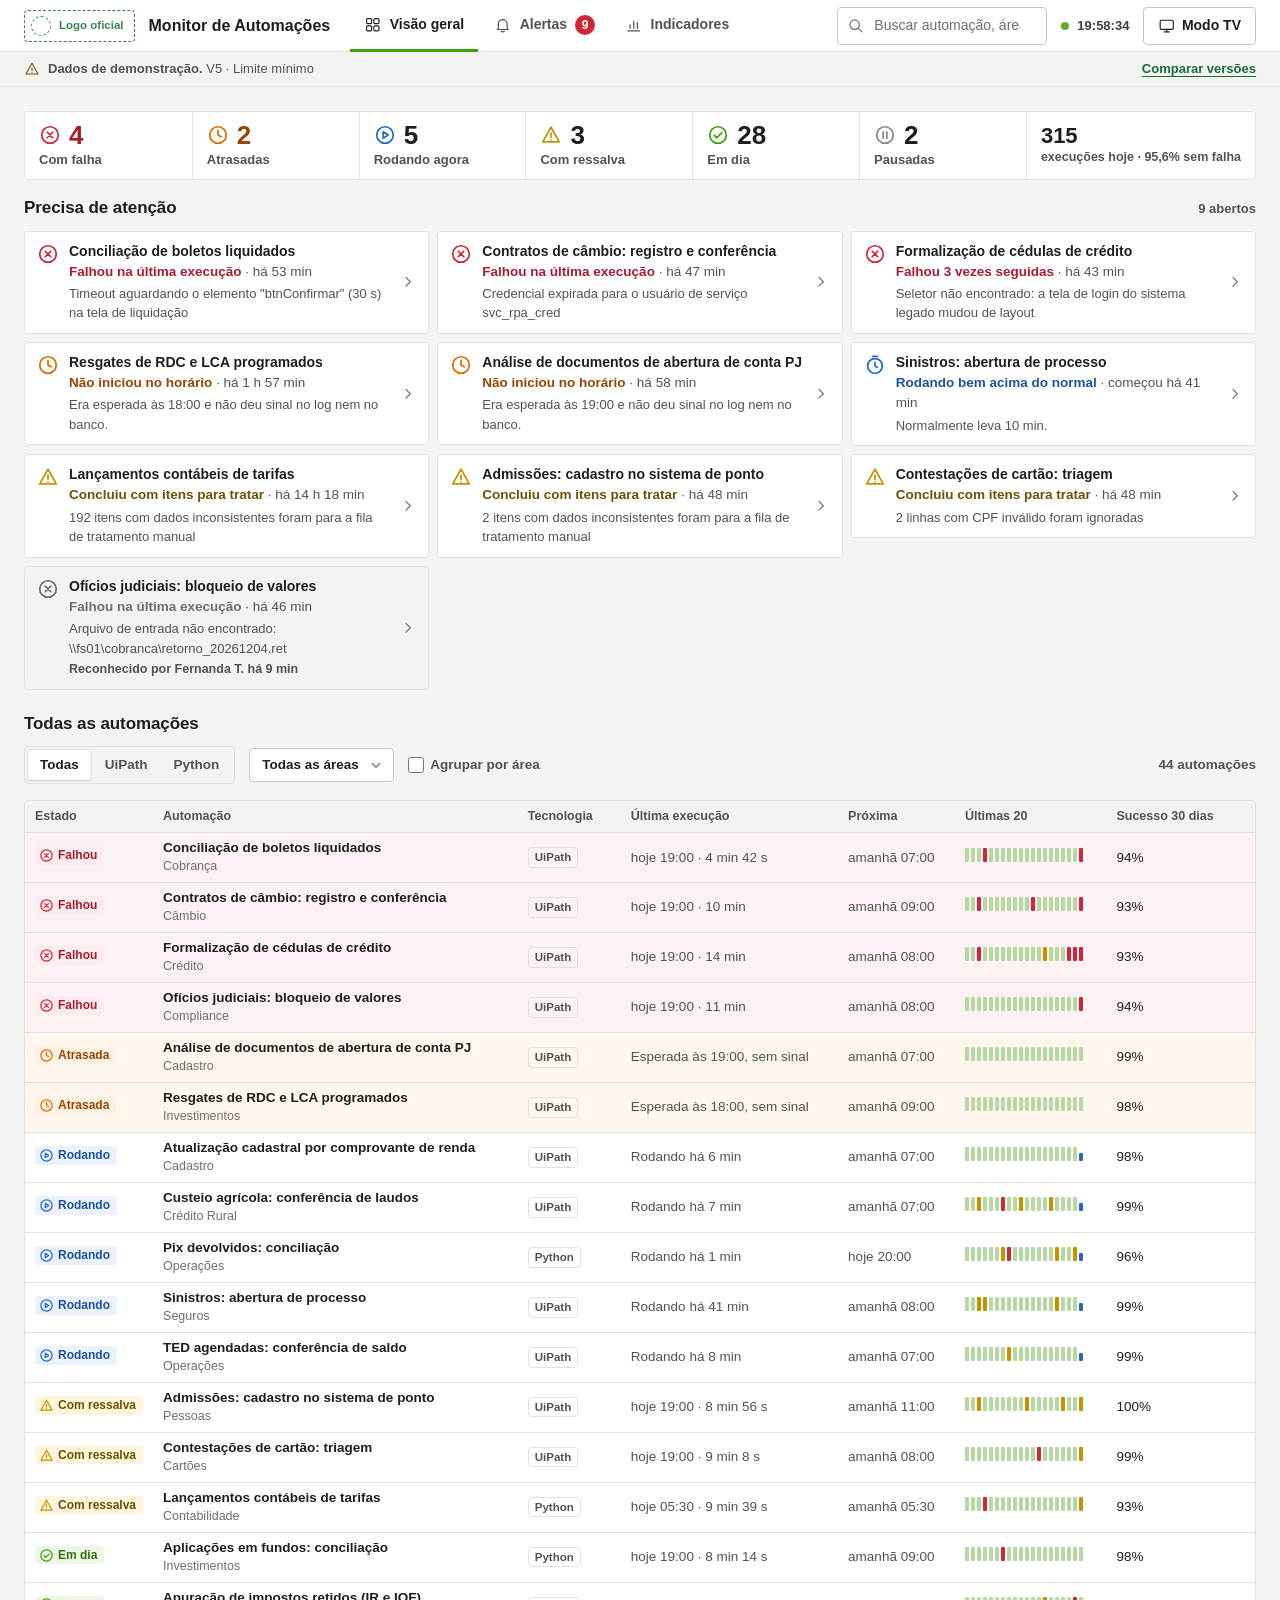
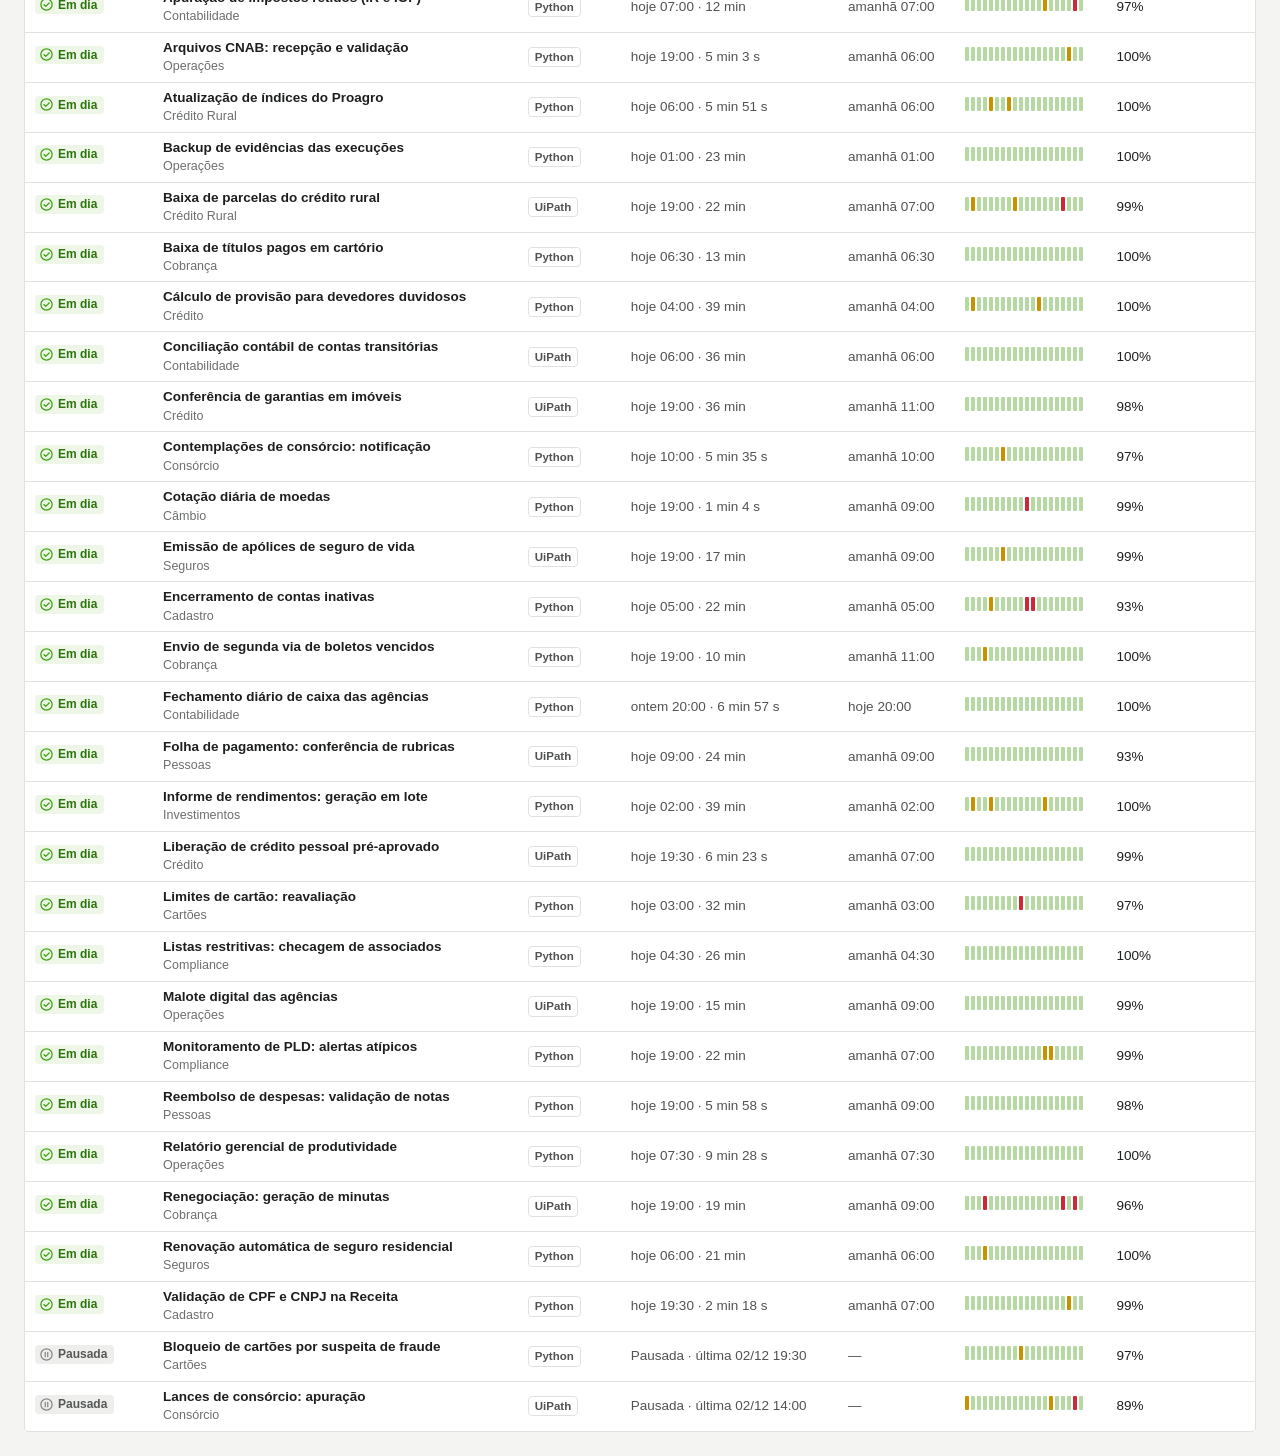
<file: web/prototipos/v5-limite-minimo/index.html>
<!doctype html>
<html lang="pt-BR">
<head>
<meta charset="utf-8">
<meta name="viewport" content="width=device-width, initial-scale=1, viewport-fit=cover">
<title>Monitor de Automações · V5 Limite mínimo</title>
<link rel="icon" href="data:,">
<link rel="stylesheet" href="../compartilhado/base.css">
<link rel="stylesheet" href="tema.css">
</head>
<body>
<div id="app"></div>
<script>window.MONITOR_CONFIG = { versao: 'V5', nomeVersao: 'Limite mínimo', visao: 'tabela', detalhe: 'gaveta', nav: 'abas', logo: 'positivo', agrupar: false };</script>
<script src="../compartilhado/dados-demo.js"></script>
<script src="../compartilhado/monitor.js"></script>
</body>
</html>
</file>
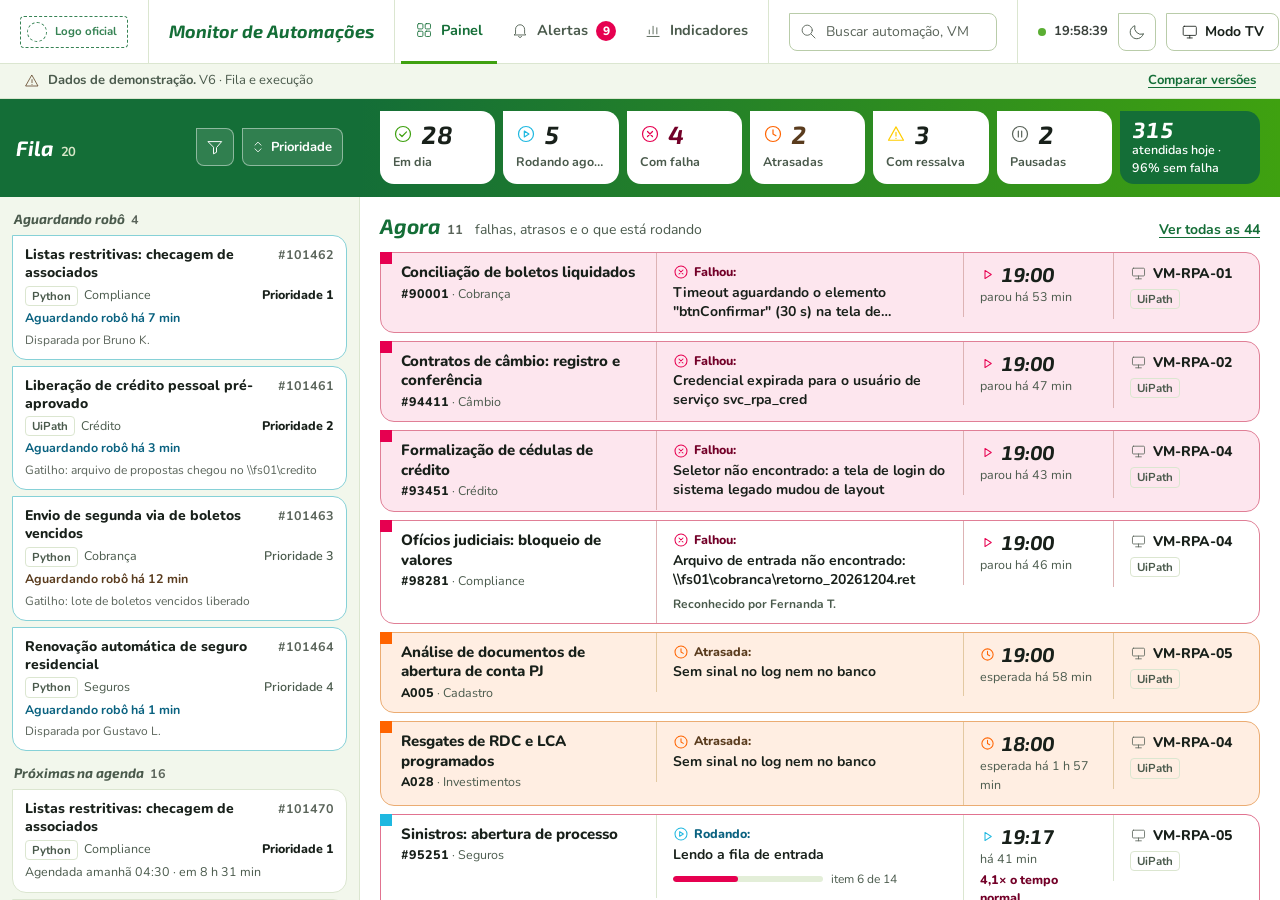
<file: web/prototipos/v6-fila-e-execucao/index.html>
<!doctype html>
<html lang="pt-BR">
<head>
<meta charset="utf-8">
<meta name="viewport" content="width=device-width, initial-scale=1, viewport-fit=cover">
<title>Monitor de Automações · V6 Fila e execução</title>
<link rel="icon" href="data:,">
<script>
  // Tema antes de desenhar a tela, para não piscar: a escolha salva ou, sem escolha, a do sistema.
  (function () {
    var t = null;
    try { t = localStorage.getItem('monitor-tema'); } catch (e) { /* sem armazenamento */ }
    if (t !== 'claro' && t !== 'escuro') t = window.matchMedia && window.matchMedia('(prefers-color-scheme: dark)').matches ? 'escuro' : 'claro';
    document.documentElement.dataset.tema = t;
  })();
</script>
<link rel="stylesheet" href="../compartilhado/base.css">
<link rel="stylesheet" href="tema.css">
</head>
<body>
<div id="app"></div>
<script>window.MONITOR_CONFIG = { versao: 'V6', nomeVersao: 'Fila e execução', visao: 'operacao', detalhe: 'gaveta', nav: 'abas' };</script>
<script src="../compartilhado/dados-demo.js"></script>
<script src="../compartilhado/monitor.js"></script>
</body>
</html>
</file>
<file: web/css/base.css>
/* Estrutura, estados e responsivo do monitor. O visual dos temas claro e escuro fica em tema.css. */
@import url('../assets/fontes/fontes.css');

:root {
  --fundo: #f4f6f2;
  --sup: #ffffff;
  --sup-2: #f1f3ef;
  --sup-3: #e5e9e2;
  --texto: #1b211c;
  --texto-2: #4b554d;
  --texto-3: #687269;
  --linha: #dde2da;
  --linha-forte: #c3cbc0;
  --marca: #3FA110;
  --marca-escura: #146E37;
  --marca-bg: #e9f3e2;
  --acao: #146E37;
  --acao-hover: #0e5a2b;
  --acao-texto: #ffffff;
  --foco: #3FA110;

  /* Estados: --x (ícone e marca), --x-txt (texto legível sobre --sup), --x-bg (realce). */
  --falha: #E60050; --falha-txt: #b0003d; --falha-bg: #fde9f0;
  --atraso: #FF6400; --atraso-txt: #a33f00; --atraso-bg: #fff0e4;
  --rodando: #0b97c2; --rodando-txt: #066a8a; --rodando-bg: #e2f6fc;
  --ressalva: #e0b400; --ressalva-txt: #735800; --ressalva-bg: #fff7d1;
  --ok: #3FA110; --ok-txt: #146E37; --ok-bg: #eaf4e2;
  --pausado: #7c857c; --pausado-txt: #4f574f; --pausado-bg: #eceeea;
  --trilha-ok: #9ccc84;

  --log-bg: #121813; --log-texto: #d6e0d7; --log-fraco: #7f8c81; --log-aviso: #ffd84d; --log-erro: #ff8fb0;

  --fonte-titulo: 'Exo 2', 'Nunito', Arial, sans-serif;
  --titulo-estilo: normal;
  --titulo-peso: 700;
  --fonte-texto: 'Nunito', Arial, sans-serif;
  --fonte-num: 'Exo 2', 'Nunito', Arial, sans-serif;
  --fonte-mono: ui-monospace, 'Cascadia Mono', Consolas, 'DejaVu Sans Mono', monospace;

  --raio: 8px;
  --raio-box: 8px;
  --raio-peq: 6px;
  --traco: 1.5;
  --sombra: 0 1px 2px rgb(20 40 25 / 0.05), 0 2px 8px rgb(20 40 25 / 0.05);
  --sombra-gaveta: -16px 0 40px rgb(10 25 15 / 0.18);

  --topo-bg: var(--sup);
  --topo-txt: var(--texto);
  --topo-linha: var(--linha);
  --nav-txt: var(--texto-2);
  --nav-ativo: var(--acao);
  --nav-ativo-linha: var(--marca);
  --topo-h: 48px;

  color-scheme: light;
}

/* ---------- Base ---------- */
*, *::before, *::after { box-sizing: border-box; }
html { -webkit-text-size-adjust: 100%; }
body {
  margin: 0;
  background: var(--fundo);
  color: var(--texto);
  font: 400 15px/1.5 var(--fonte-texto);
  -webkit-font-smoothing: antialiased;
  caret-color: var(--marca);
}
::selection { background: color-mix(in srgb, var(--marca) 28%, transparent); color: inherit; }
html { scrollbar-color: var(--linha-forte) transparent; }
h1, h2, h3, p, ol, ul, dl, dd, figure { margin: 0; }
ol, ul { padding: 0; list-style: none; }
button, input, select, textarea { font: inherit; color: inherit; }
button { cursor: pointer; }
a { color: var(--acao); text-underline-offset: 3px; }
:focus-visible { outline: 2px solid var(--foco); outline-offset: 2px; border-radius: 3px; }
.sr { position: absolute; width: 1px; height: 1px; padding: 0; margin: -1px; overflow: hidden; clip: rect(0 0 0 0); white-space: nowrap; border: 0; }
.num, .execs td { font-variant-numeric: tabular-nums; }
.fraco { color: var(--texto-3); font-weight: 400; }
.ico { width: 1.25em; height: 1.25em; flex-shrink: 0; fill: none; stroke: currentColor; stroke-width: var(--traco); stroke-linecap: round; stroke-linejoin: round; vertical-align: -0.25em; }

h1, h2, h3 { font-family: var(--fonte-titulo); font-style: var(--titulo-estilo); font-weight: var(--titulo-peso); line-height: 1.2; letter-spacing: -0.005em; text-wrap: balance; }

/* Cores por estado, aplicadas a qualquer componente com o modificador. */
[class*="--falha"] { --st: var(--falha); --st-txt: var(--falha-txt); --st-bg: var(--falha-bg); }
[class*="--atrasado"] { --st: var(--atraso); --st-txt: var(--atraso-txt); --st-bg: var(--atraso-bg); }
[class*="--rodando"] { --st: var(--rodando); --st-txt: var(--rodando-txt); --st-bg: var(--rodando-bg); }
[class*="--ressalva"] { --st: var(--ressalva); --st-txt: var(--ressalva-txt); --st-bg: var(--ressalva-bg); }
[class*="--ok"] { --st: var(--ok); --st-txt: var(--ok-txt); --st-bg: var(--ok-bg); }
[class*="--pausado"] { --st: var(--pausado); --st-txt: var(--pausado-txt); --st-bg: var(--pausado-bg); }

/* ---------- Botões e controles ---------- */
.botao {
  display: inline-flex; align-items: center; justify-content: center; gap: 6px;
  min-height: 38px; padding: 0 14px;
  border: 1px solid transparent; border-radius: var(--raio-peq);
  font-weight: 700; font-size: 14px; text-decoration: none; white-space: nowrap;
  transition: background-color 150ms ease-out, border-color 150ms ease-out, color 150ms ease-out;
}
.botao--pri { background: var(--acao); color: var(--acao-texto); }
.botao--pri:hover { background: var(--acao-hover); }
.botao--sec { background: var(--sup); color: var(--texto); border-color: var(--linha-forte); }
.botao--sec:hover { border-color: var(--texto-3); background: var(--sup-2); }
.botao--peq { min-height: 32px; padding: 0 10px; font-size: 13px; }
.botao:active { transform: translateY(1px); }
.botao:disabled { opacity: 0.5; cursor: not-allowed; }
.link { background: none; border: 0; padding: 0; color: var(--acao); font-weight: 700; text-decoration: underline; text-underline-offset: 3px; }
.link:hover { color: var(--acao-hover); }

.segmentado { display: inline-flex; padding: 3px; gap: 2px; background: var(--sup-2); border: 1px solid var(--linha); border-radius: var(--raio-peq); }
.segmentado button { border: 0; background: none; padding: 5px 12px; border-radius: calc(var(--raio-peq) - 2px); font-size: 13.5px; font-weight: 700; color: var(--texto-2); white-space: nowrap; }
.segmentado button:hover { color: var(--texto); }
.segmentado button[aria-pressed="true"] { background: var(--sup); color: var(--texto); box-shadow: 0 1px 2px rgb(0 0 0 / 0.1), 0 0 0 1px var(--linha); }
.segmentado--peq button { padding: 3px 9px; font-size: 12.5px; }

.campo-select select {
  appearance: none; min-height: 34px; padding: 0 34px 0 12px;
  background: var(--sup) url("data:image/svg+xml,%3Csvg xmlns='http://www.w3.org/2000/svg' viewBox='0 0 24 24' fill='none' stroke='%23687269' stroke-width='1.6' stroke-linecap='round'%3E%3Cpath d='M7 10l5 5 5-5'/%3E%3C/svg%3E") no-repeat right 8px center / 18px;
  border: 1px solid var(--linha-forte); border-radius: var(--raio-peq); font-size: 13.5px; font-weight: 600;
}
.alternar { display: inline-flex; align-items: center; gap: 6px; font-size: 13.5px; font-weight: 600; color: var(--texto-2); cursor: pointer; }
.alternar input { width: 16px; height: 16px; accent-color: var(--acao); margin: 0; }

.chip {
  display: inline-flex; align-items: center; gap: 4px;
  padding: 2px 8px 2px 5px; border-radius: var(--raio-peq);
  background: var(--st-bg); color: var(--st-txt);
  font-size: 12.5px; font-weight: 700; line-height: 1.4; white-space: nowrap;
}
.chip .ico { width: 15px; height: 15px; color: var(--st); stroke-width: calc(var(--traco) + 0.4); }
.tec { display: inline-block; padding: 0 6px; border: 1px solid var(--linha); border-radius: 4px; font-size: 11.5px; font-weight: 700; color: var(--texto-2); line-height: 1.6; white-space: nowrap; }

/* ---------- Logo (espaço reservado para o arquivo oficial) ---------- */
.logo-slot { display: inline-flex; align-items: center; gap: 8px; height: 32px; padding: 0 10px 0 6px; border: 1px dashed currentColor; border-radius: 4px; opacity: 0.85; color: var(--texto-2); white-space: nowrap; }
.logo-slot__simbolo { width: 20px; height: 20px; border-radius: 50%; border: 1.5px dashed currentColor; }
.logo-slot__texto { font-size: 11.5px; font-weight: 700; }

/* ---------- Casca ---------- */
.topo {
  position: sticky; top: 0; z-index: 20;
  display: flex; align-items: center; gap: 28px;
  height: var(--topo-h); padding: 0 24px;
  background: var(--topo-bg); color: var(--topo-txt);
  border-bottom: 1px solid var(--topo-linha);
}
.topo__marca { display: flex; align-items: center; gap: 14px; flex-shrink: 0; }
.topo__produto { font-family: var(--fonte-titulo); font-style: var(--titulo-estilo); font-weight: 700; font-size: 18px; white-space: nowrap; }
.nav { display: flex; align-self: stretch; gap: 2px; }
.nav__item {
  display: flex; align-items: center; gap: 8px; padding: 0 14px;
  color: var(--nav-txt); text-decoration: none; font-weight: 700; font-size: 14.5px; white-space: nowrap;
  border-bottom: 3px solid transparent; margin-bottom: -1px;
  transition: color 150ms ease-out, border-color 150ms ease-out;
}
.nav__item:hover { color: var(--nav-ativo); }
.nav__item[aria-current="page"] { color: var(--nav-ativo); border-bottom-color: var(--nav-ativo-linha); }
.nav__badge { min-width: 20px; padding: 0 6px; border-radius: 10px; background: var(--falha); color: #fff; font-size: 12px; font-weight: 800; line-height: 20px; text-align: center; }
.nav__badge[hidden] { display: none; }
.topo__acoes { margin-left: auto; display: flex; align-items: center; gap: 14px; min-width: 0; }
.busca { position: relative; display: flex; align-items: center; }
.busca .ico { position: absolute; left: 10px; color: var(--texto-3); pointer-events: none; }
.busca input {
  width: 240px; min-height: 38px; padding: 0 12px 0 36px;
  background: var(--sup); color: var(--texto); border: 1px solid var(--linha-forte); border-radius: var(--raio-peq); font-size: 14px;
}
.busca input::placeholder { color: var(--texto-3); }
.atualizado { display: inline-flex; align-items: center; gap: 8px; font-size: 13px; color: inherit; opacity: 0.85; white-space: nowrap; }
.atualizado time { font-variant-numeric: tabular-nums; font-weight: 700; }
/* A bolinha pulsa uma vez a cada coleta de dados: o movimento só aparece quando chega dado novo. */
.atualizado__pulso { width: 8px; height: 8px; border-radius: 50%; background: var(--marca); }
.atualizado__pulso.pulsou { animation: pulso 1.4s ease-out 1; }
@keyframes pulso { 0% { box-shadow: 0 0 0 0 color-mix(in srgb, var(--marca) 55%, transparent); } 70%, 100% { box-shadow: 0 0 0 7px transparent; } }


.conteudo { width: 100%; max-width: 1680px; margin: 0 auto; padding: 24px; outline: none; }

/* Menu lateral (versões com trilho) */

/* ---------- Faixa de situação ---------- */

.faixa__hoje-num { font-family: var(--fonte-num); font-style: var(--titulo-estilo); font-size: 22px; font-weight: 700; color: var(--texto); line-height: 1.1; font-variant-numeric: tabular-nums; }
.faixa__hoje-rot { font-size: 12.5px; font-weight: 600; }

/* ---------- Visão geral ---------- */

.atencao__mais { margin-top: 10px; font-weight: 700; color: var(--texto-2); }

.filtros { display: flex; flex-wrap: wrap; align-items: center; gap: 10px 14px; margin-bottom: 16px; }
.filtros__conta { margin-left: auto; font-size: 13.5px; font-weight: 600; color: var(--texto-2); }
.mestre__area span { font-family: var(--fonte-texto); font-style: normal; font-size: 12.5px; font-weight: 700; color: var(--texto-3); }

/* Tabela */
.tabela-rolagem { overflow-x: auto; border-radius: var(--raio-box); }
.num { text-align: right; }

/* Nas versões de tabela a atenção fica em grade acima da lista, e a tabela ganha a largura toda. */

/* Mural */

/* Lista + detalhe fixo */
.mestre { display: grid; grid-template-columns: minmax(320px, 420px) minmax(0, 1fr); height: calc(100vh - var(--topo-h) - 200px); min-height: 560px; background: var(--sup); border: 1px solid var(--linha); border-radius: var(--raio-box); overflow: hidden; }
.mestre__lista { overflow-y: auto; border-right: 1px solid var(--linha); overscroll-behavior: contain; }
.mestre__filtros { position: sticky; top: 0; z-index: 2; padding: 12px 14px; background: var(--sup); border-bottom: 1px solid var(--linha); }
.mestre__filtros .filtros { margin: 0; gap: 8px 10px; }
.mestre__filtros .filtros__conta { margin-left: 0; width: 100%; }
.mestre__area { display: flex; align-items: baseline; gap: 6px; padding: 14px 16px 6px; font-size: 13.5px; color: var(--texto-2); }
.mestre__grupo--atencao { background: color-mix(in srgb, var(--falha-bg) 45%, var(--sup)); border-bottom: 1px solid var(--linha); padding-bottom: 6px; }
.mestre__grupo--atencao .mestre__area { color: var(--falha-txt); }
.mitem { display: grid; grid-template-columns: auto minmax(0, 1fr) auto; gap: 10px; align-items: start; width: 100%; padding: 9px 16px; text-align: left; border: 0; background: none; transition: background-color 120ms ease-out; }
.mitem:hover { background: var(--sup-2); }
.mitem[aria-current="true"] { background: var(--marca-bg); }
.mitem__ico { display: flex; color: var(--st); padding-top: 1px; }
.mitem__ico .ico { width: 19px; height: 19px; stroke-width: calc(var(--traco) + 0.3); }
.mitem__corpo { display: grid; min-width: 0; }
.mitem__nome { font-weight: 700; font-size: 14px; line-height: 1.3; }
.mitem__sub { font-size: 12.5px; color: var(--texto-2); }
.mitem--falha .mitem__sub, .mitem--atrasado .mitem__sub { color: var(--st-txt); font-weight: 600; }
.mestre__detalhe { overflow-y: auto; padding: 24px 28px; overscroll-behavior: contain; }

.vazio { display: flex; align-items: center; gap: 8px; padding: 16px; color: var(--texto-2); font-weight: 600; }
.vazio .ico { color: var(--ok); }
.vazio--grande { flex-direction: column; align-items: flex-start; gap: 6px; padding: 32px; background: var(--sup); border: 1px dashed var(--linha-forte); border-radius: var(--raio-box); }
.vazio--grande .botao { margin-top: 8px; }

/* ---------- Gaveta de detalhe ---------- */
.gaveta__fundo { position: fixed; inset: 0; z-index: 39; background: rgb(12 22 14 / 0.36); animation: aparece 180ms ease-out; }
.gaveta {
  position: fixed; top: 0; right: 0; bottom: 0; z-index: 40;
  width: min(760px, 100vw); overflow-y: auto; overscroll-behavior: contain;
  padding: 24px 28px 40px; background: var(--fundo-gaveta, var(--sup));
  box-shadow: var(--sombra-gaveta);
  animation: entra 220ms cubic-bezier(0.16, 1, 0.3, 1);
}
.gaveta[hidden], .gaveta__fundo[hidden] { display: none; }
@keyframes entra { from { transform: translateX(32px); opacity: 0; } to { transform: none; opacity: 1; } }
@keyframes aparece { from { opacity: 0; } }

.detalhe__cab { position: relative; padding-right: 48px; margin-bottom: 18px; }
.detalhe--fixo .detalhe__cab { padding-right: 0; }
.detalhe__fechar { position: absolute; top: -6px; right: -8px; display: grid; place-items: center; width: 44px; height: 44px; border: 0; border-radius: var(--raio-peq); background: none; color: var(--texto-2); }
.detalhe__fechar:hover { background: var(--sup-2); color: var(--texto); }
.detalhe__estado { display: flex; flex-wrap: wrap; align-items: center; gap: 8px; margin-bottom: 10px; }
.detalhe__id { font-size: 12px; font-weight: 700; color: var(--texto-3); font-variant-numeric: tabular-nums; }
.detalhe__titulo { font-size: 25px; outline: none; }
.detalhe__sub { margin-top: 4px; color: var(--texto-2); font-size: 14px; }
.detalhe__pausa { display: flex; align-items: center; gap: 6px; margin-top: 10px; padding: 8px 12px; background: var(--pausado-bg); border-radius: var(--raio-peq); font-size: 13.5px; color: var(--pausado-txt); font-weight: 600; }

.caixa-alerta { display: flex; flex-wrap: wrap; justify-content: space-between; align-items: flex-start; gap: 12px 20px; padding: 14px 16px; margin-bottom: 18px; background: var(--st-bg); border: 1px solid color-mix(in srgb, var(--st) 45%, transparent); border-radius: var(--raio-box); }
.caixa-alerta__txt { flex: 1 1 320px; min-width: 0; font-size: 14px; }
.caixa-alerta__txt strong { color: var(--st-txt); font-size: 15px; }
.caixa-alerta__txt > span { color: var(--texto-2); font-size: 13px; }
.caixa-alerta__txt p { margin-top: 4px; overflow-wrap: anywhere; }
.caixa-alerta__rec { font-weight: 700; color: var(--texto-2); }
.caixa-alerta__acoes { display: flex; flex-wrap: wrap; gap: 8px; align-items: flex-start; }
.reconhecer { display: grid; gap: 6px; width: min(100%, 340px); }
.reconhecer label { font-size: 13px; font-weight: 700; }
.reconhecer textarea { width: 100%; padding: 8px 10px; background: var(--sup); border: 1px solid var(--linha-forte); border-radius: var(--raio-peq); font-size: 14px; resize: vertical; }
.reconhecer__acoes { display: flex; gap: 8px; }

.ficha { display: grid; grid-template-columns: repeat(3, minmax(0, 1fr)); border-top: 1px solid var(--linha); border-bottom: 1px solid var(--linha); }
.ficha > div { padding: 12px 14px 12px 0; }
.ficha > div:nth-child(n + 4) { border-top: 1px solid var(--linha); }
.ficha dt { font-size: 12.5px; font-weight: 600; color: var(--texto-2); }
.ficha dd { font-weight: 700; font-size: 15px; text-align: left; }
.ficha .fraco { font-size: 13px; }

.detalhe__bloco { margin-top: 26px; }
.detalhe__bloco h3 { font-size: 16px; margin-bottom: 10px; }
.grafico svg { display: block; width: 100%; height: auto; overflow: visible; }
.grafico__grade { stroke: var(--linha); stroke-width: 1; }
.grafico__eixo { font: 600 11px var(--fonte-texto); fill: var(--texto-3); }
.grafico__barra { fill: var(--trilha-ok); cursor: pointer; transition: opacity 120ms ease-out; }
.grafico__barra--sucesso { fill: var(--trilha-ok); }
.grafico__barra--ressalva { fill: var(--ressalva); }
.grafico__barra--falha { fill: var(--falha); }
.grafico__barra--rodando { fill: var(--rodando); }
.grafico__barra:hover { opacity: 0.75; }
.grafico__barra--sel { stroke: var(--texto); stroke-width: 2; }
.grafico__media { stroke: var(--texto-2); stroke-width: 1.5; stroke-dasharray: 5 4; }
.legenda { display: flex; flex-wrap: wrap; gap: 6px 16px; margin-top: 8px; font-size: 12.5px; font-weight: 600; color: var(--texto-2); }
.legenda__i { display: inline-flex; align-items: center; gap: 6px; }
.legenda__i::before { content: ''; width: 10px; height: 10px; border-radius: 2px; background: var(--trilha-ok); }
.legenda__i--ressalva::before { background: var(--ressalva); }
.legenda__i--falha::before { background: var(--falha); }
.legenda__i--media::before { height: 0; width: 14px; border-top: 2px dashed var(--texto-2); border-radius: 0; background: none; }

.execs { width: 100%; border-collapse: collapse; font-size: 13.5px; }
.execs th { padding: 6px 10px 6px 0; text-align: left; font-size: 12px; font-weight: 700; color: var(--texto-2); border-bottom: 1px solid var(--linha); white-space: nowrap; }
.execs td { padding: 7px 10px 7px 0; border-bottom: 1px solid var(--linha); white-space: nowrap; }
.execs th.num, .execs td.num { text-align: right; }
.execs__l { cursor: pointer; }
.execs__l:hover td { background: var(--sup-2); }
.execs__l--sel td { background: var(--marca-bg); }
.execs__l--sel td:first-child { box-shadow: inset 2px 0 0 var(--marca); }
.execs td:first-child, .execs th:first-child { padding-left: 8px; }
.execs .c-msg { max-width: 260px; overflow: hidden; text-overflow: ellipsis; color: var(--texto-2); }
.link-exec { padding: 0; border: 0; background: none; font-weight: 700; }
.botao--mais { margin-top: 10px; }

.bloco-log__cab { display: flex; flex-wrap: wrap; align-items: center; gap: 10px; margin-bottom: 10px; }
.bloco-log__cab h3 { flex: 1 1 auto; margin: 0; }
.log {
  margin: 0; max-height: 380px; overflow: auto; padding: 14px 16px;
  background: var(--log-bg); color: var(--log-texto); border-radius: var(--raio-box);
  font: 12.5px/1.65 var(--fonte-mono); white-space: pre-wrap; overflow-wrap: anywhere;
  scrollbar-color: #3b463d transparent;
}
.log ::selection { background: rgb(255 255 255 / 0.22); }
.log__l { display: block; }
.log__h { color: var(--log-fraco); }
.log__n { color: var(--log-fraco); }
.log__l--warn .log__n, .log__l--warn { color: var(--log-aviso); }
.log__l--error { color: var(--log-erro); background: rgb(255 80 130 / 0.08); }
.log__l--error .log__n { color: var(--log-erro); font-weight: 700; }
.bloco-log__fonte { margin-top: 8px; font-size: 12.5px; color: var(--texto-3); overflow-wrap: anywhere; }

/* ---------- Alertas e indicadores ---------- */
.pagina { max-width: 1100px; margin: 0 auto; }
.pagina--larga { max-width: 1400px; }
.pagina__cab { display: flex; flex-wrap: wrap; align-items: center; justify-content: space-between; gap: 12px 20px; margin-bottom: 22px; }
.pagina__cab h1 { font-size: 27px; }
.pagina__cab p { color: var(--texto-2); font-weight: 600; }
.pagina__sec { font-size: 17px; margin: 22px 0 10px; }

.resumo { display: grid; grid-template-columns: repeat(5, minmax(0, 1fr)); margin-bottom: 20px; background: var(--sup); border: 1px solid var(--linha); border-radius: var(--raio-box); }
.resumo > div { padding: 16px 20px; }
.resumo > div + div { border-left: 1px solid var(--linha); }
.resumo dt { font-size: 13px; font-weight: 700; color: var(--texto-2); }
.resumo dd { font-family: var(--fonte-num); font-style: var(--titulo-estilo); font-size: 28px; font-weight: 700; line-height: 1.2; font-variant-numeric: tabular-nums; }
.resumo__extra { display: block; font-family: var(--fonte-texto); font-style: normal; font-size: 12.5px; font-weight: 600; color: var(--texto-3); }
.ind-grade { display: grid; grid-template-columns: repeat(2, minmax(0, 1fr)); gap: 16px; }
.ind { padding: 18px 20px; background: var(--sup); border: 1px solid var(--linha); border-radius: var(--raio-box); min-width: 0; }
.ind--largo { grid-column: 1 / -1; }
.ind h2 { font-size: 16px; margin-bottom: 14px; }
.barras { display: grid; gap: 8px; }
.barras__l { display: grid; grid-template-columns: minmax(90px, 140px) minmax(0, 1fr) 64px; align-items: center; gap: 10px; font-size: 13.5px; }
.barras__rot { overflow: hidden; text-overflow: ellipsis; white-space: nowrap; font-weight: 600; }
.barras__trilho { height: 10px; background: var(--sup-3); border-radius: 3px; overflow: hidden; }
.barras__val { display: block; height: 100%; background: var(--marca); border-radius: 3px; }
.barras__l--alerta .barras__val { background: var(--falha); }
.barras__l--alerta .barras__rot, .barras__l--alerta .barras__num { color: var(--falha-txt); font-weight: 800; }
.barras__num { text-align: right; font-weight: 700; }
.ranking { display: grid; }
.ranking li { display: flex; align-items: center; justify-content: space-between; gap: 12px; padding: 9px 0; border-top: 1px solid var(--linha); }
.ranking li:first-child { border-top: 0; padding-top: 0; }
.ranking__l { display: grid; padding: 0; border: 0; background: none; text-align: left; min-width: 0; }
.ranking__nome { font-weight: 700; font-size: 14px; }
.ranking__l:hover .ranking__nome { text-decoration: underline; text-underline-offset: 3px; }
.ranking__sub { font-size: 12.5px; color: var(--texto-2); }
.ranking__n { font-family: var(--fonte-num); font-weight: 700; font-size: 18px; color: var(--falha-txt); white-space: nowrap; }
.comparativo { width: 100%; border-collapse: collapse; font-size: 14px; }
.comparativo th, .comparativo td { padding: 9px 8px; border-top: 1px solid var(--linha); text-align: left; }
.comparativo thead th { border-top: 0; font-size: 12.5px; color: var(--texto-2); font-weight: 700; }
.comparativo .num { text-align: right; font-variant-numeric: tabular-nums; }
.nota { margin-top: 12px; font-size: 12.5px; color: var(--texto-3); }

/* ---------- Modo TV ---------- */
body.modo-tv { overflow: hidden; }
body.modo-tv .topo, body.modo-tv .conteudo, body.modo-tv .gaveta, body.modo-tv .gaveta__fundo { display: none !important; }
.tv[hidden] { display: none; }
.tv {
  position: fixed; inset: 0; z-index: 60;
  display: grid; grid-template-rows: auto auto minmax(0, 1fr); gap: 1.3vw;
  padding: 1.6vw 2vw; overflow: hidden;
  background: var(--tv-fundo, var(--fundo)); color: var(--tv-texto, var(--texto));
  font-size: clamp(13px, 0.92vw, 30px);
  cursor: default;
}
.tv__cab { display: flex; align-items: center; gap: 1.4em; }
.tv__titulo { font-size: 2em; }
.tv__atualizado { font-size: 1.05em; opacity: 0.8; }
.tv__relogio { margin-left: auto; font-family: var(--fonte-num); font-style: var(--titulo-estilo); font-size: 2.6em; font-weight: 700; font-variant-numeric: tabular-nums; line-height: 1; }
.tv__sair { font-size: 0.85em; opacity: 0.55; }
.tv__sair:hover, .tv__sair:focus-visible { opacity: 1; }
.tv__corpo { display: grid; grid-template-columns: minmax(0, 0.95fr) minmax(0, 2.05fr); gap: 1.5vw; min-height: 0; }
.tv .atencao__mais { font-size: 1.1em; }
/* Na TV, automação em dia vira uma linha só: o destaque fica para quem precisa de ação. */

/* ---------- Responsivo ---------- */
@media (max-width: 1439px) {
  .topo { gap: 20px; }
  .busca input { width: 210px; }
  .atualizado__rot { display: none; }
}
@media (max-width: 1279px) {
  .busca input { width: 190px; }
  .faixa__hoje-num { font-size: 18px; }
}
@media (max-width: 1099px) {
  .ind-grade { grid-template-columns: minmax(0, 1fr); }
  .resumo { grid-template-columns: repeat(3, minmax(0, 1fr)); }
  .resumo > div:nth-child(4) { border-left: 0; }
  .resumo > div:nth-child(n + 4) { border-top: 1px solid var(--linha); }
  .topo__produto { display: none; }
}
@media (max-width: 899px) {
  .mestre { grid-template-columns: minmax(0, 1fr); height: auto; min-height: 0; overflow: visible; }
  .mestre__lista { border-right: 0; overflow: visible; }
  .mestre__detalhe { display: none; }
  .mestre__filtros { top: var(--topo-h); }
  .atualizado > span:last-child { display: none; }
  .botao--tv { display: none; }
  .ficha { grid-template-columns: repeat(2, minmax(0, 1fr)); }
  .ficha > div:nth-child(n + 3) { border-top: 1px solid var(--linha); }
}
@media (max-width: 719px) {
  :root { --topo-h: 56px; }
  body { font-size: 15px; padding-bottom: calc(64px + env(safe-area-inset-bottom)); }
  .topo { gap: 12px; padding: 0 16px; }
  .topo .logo-slot__texto { display: none; }
  .topo__produto { display: inline; font-size: 16px; }
  .topo__acoes { gap: 10px; }
  .busca { position: static; }
  .busca input { width: 44px; padding: 0; color: transparent; cursor: pointer; }
  .busca input::placeholder { color: transparent; }
  .busca .ico { left: auto; margin-left: 12px; }
  .busca input:focus, .busca input:not(:placeholder-shown) { position: absolute; left: 12px; right: 12px; top: 9px; width: auto; padding: 0 12px 0 36px; color: var(--texto); cursor: text; z-index: 2; }
  .busca input:focus::placeholder { color: var(--texto-3); }
  .busca:focus-within .ico { position: absolute; left: 22px; top: 18px; margin: 0; z-index: 3; }
  .nav {
    position: fixed; left: 0; right: 0; bottom: 0; z-index: 30;
    height: calc(64px + env(safe-area-inset-bottom)); padding: 0 8px env(safe-area-inset-bottom);
    justify-content: space-around; background: var(--nav-mobile-bg, var(--sup)); border-top: 1px solid var(--linha);
  }
  .nav__item { position: relative; flex: 1; flex-direction: column; justify-content: center; gap: 2px; padding: 0 4px; font-size: 12px; border: 0; margin: 0; color: var(--nav-mobile-txt, var(--texto-2)); }
  .nav__item .ico { width: 24px; height: 24px; }
  .nav__item[aria-current="page"] { color: var(--nav-mobile-ativo, var(--acao)); }
  .nav__badge { position: absolute; top: 6px; left: calc(50% + 6px); min-width: 18px; line-height: 18px; font-size: 11px; }
  .conteudo { padding: 16px; }
  .filtros__conta { margin-left: 0; width: 100%; }
  .gaveta { width: 100vw; padding: 16px 16px 40px; }
  .detalhe__titulo { font-size: 21px; }
  .execs .c-msg { display: none; }
  .pagina__cab h1 { font-size: 23px; }
  .resumo { grid-template-columns: repeat(2, minmax(0, 1fr)); }
  .resumo > div { padding: 12px 14px; }
  .resumo > div:nth-child(n) { border-left: 0; border-top: 1px solid var(--linha); }
  .resumo > div:nth-child(-n + 2) { border-top: 0; }
  .resumo > div:nth-child(even) { border-left: 1px solid var(--linha); }
  .resumo > div:last-child { grid-column: 1 / -1; border-left: 0; }
  .resumo dd { font-size: 23px; }
  .ind { padding: 14px; }
  .barras__l { grid-template-columns: minmax(80px, 110px) minmax(0, 1fr) 56px; font-size: 13px; }
  .bloco-log__cab .segmentado { order: 3; }
  .comparativo th, .comparativo td { padding: 8px 4px; font-size: 13px; }
}

@media (prefers-reduced-motion: reduce) {
  *, *::before, *::after { animation-duration: 1ms !important; animation-iteration-count: 1 !important; transition-duration: 1ms !important; scroll-behavior: auto !important; }
}

/* =====================================================================
   Telas do monitor: topo em células e, no Painel, três colunas:
   Fila | Agora (as VMs fixas) | Necessária ação manual, com as últimas
   finalizadas numa faixa discreta no pé. Abas: Painel, Automações, Indicadores.
   ===================================================================== */
.botao-ico {
  position: relative; display: inline-grid; place-items: center; flex-shrink: 0;
  width: 38px; height: 38px; padding: 0;
  background: var(--sup); color: var(--texto-2);
  border: 1px solid var(--linha-forte); border-radius: var(--raio-peq);
  transition: color 150ms ease-out, border-color 150ms ease-out, background-color 150ms ease-out;
}
.botao-ico:hover { color: var(--texto); border-color: var(--texto-3); }
.botao-ico .ico { width: 20px; height: 20px; }
.botao-ico--ativo, .botao-ico[aria-expanded="true"] { color: var(--acao); border-color: var(--acao); background: var(--marca-bg); }
.botao-ico__n { position: absolute; top: -7px; right: -7px; min-width: 18px; padding: 0 5px; border-radius: 9px; background: var(--acao); color: var(--acao-texto); font-size: 11px; font-weight: 800; line-height: 18px; }

.topo--op { gap: 0; padding: 0; }
.topo--op .topo__cel:not(.nav) { display: flex; align-items: center; align-self: stretch; padding: 0 20px; }
.topo--op .topo__cel + .topo__cel { border-left: 1px solid var(--topo-linha); }
.topo--op .topo__cel--nav { padding: 0 6px; gap: 0; }
.topo--op > .topo__cel { flex-shrink: 0; }
.topo--op .topo__cel--busca { flex: 1 1 auto; min-width: 0; }
.topo--op .busca { width: 100%; max-width: 440px; }
.topo--op .busca, .topo--op .busca input { width: 100%; min-width: 0; }
.topo--op .busca input { padding: 0 4px 0 34px; } /* cabe o placeholder inteiro nos 264px do desenho */
.topo--op .topo__acoes { margin-left: 0; gap: 8px; }
.topo--op .topo__cel.topo__acoes { padding: 0 8px; }
.topo--op .botao--tv { padding: 0 9px; }
.topo--op .botao--tv span { position: absolute; width: 1px; height: 1px; overflow: hidden; clip: rect(0 0 0 0); }

/* ----- Cabeçalhos das colunas ----- */
.op__abas { display: none; }
.op__cab { display: flex; flex-direction: column; justify-content: center; min-height: 32px; padding: 3px 16px; background: var(--sup); }
.op__cab--fila { grid-area: cfila; background: var(--fila-bg, var(--sup-2)); }
.op__cab--agora { grid-area: cagora; padding-left: 20px; }
.op__cab--manual { grid-area: cmanual; }
.op__h { display: flex; align-items: baseline; flex-wrap: wrap; gap: 2px 8px; margin-right: auto; font-size: 20px; }
.op__conta { font-family: var(--fonte-texto); font-style: normal; font-size: 13px; font-weight: 700; color: var(--texto-3); }

/* ----- Fila ----- */
.op__fila { grid-area: fila; background: var(--fila-bg, var(--sup-2)); }
.fila__cab { display: flex; align-items: center; gap: 8px; }
.fila__ordem { gap: 4px; padding: 0 8px 0 4px; min-height: 26px; }
.fila__cab .botao-ico { width: 28px; height: 26px; }
.fila__cab .botao-ico .ico { width: 18px; height: 18px; }
.fila__ordem .ico { width: 18px; height: 18px; }
.fila__filtros { display: flex; flex-wrap: wrap; gap: 8px; margin-top: 10px; }
.fila__filtros .campo-select { flex: 1 1 130px; }
.fila__filtros select { width: 100%; }
.fila__grupo { padding-top: 14px; }
.fila__titulo { display: flex; align-items: baseline; gap: 6px; padding: 0 2px 7px; font-size: 13.5px; color: var(--texto-2); }
.fila__titulo span { font: 700 12.5px var(--fonte-texto); color: var(--texto-3); }
.fila__lista { display: grid; gap: 6px; }
.fitem {
  position: relative; background: var(--sup); border: 1px solid var(--linha); border-radius: var(--raio-box);
  transition: border-color 150ms ease-out, box-shadow 150ms ease-out;
}
.fitem:has(> button.fitem__in:hover) { border-color: var(--linha-forte); box-shadow: var(--sombra); }
.fitem--aguardando { border-color: color-mix(in srgb, var(--rodando) 45%, var(--linha)); }
.fitem--proxima { border-color: var(--acao); box-shadow: inset 3px 0 0 var(--acao); }
.fitem--menu { z-index: 6; }
.fitem__in { display: grid; gap: 3px; width: 100%; padding: 10px 12px; text-align: left; background: none; border: 0; border-radius: inherit; color: inherit; }
.fitem__l1 { display: flex; align-items: baseline; gap: 8px; }
.fitem__nome { flex: 1; min-width: 0; font-weight: 800; font-size: 14px; line-height: 1.3; display: -webkit-box; -webkit-line-clamp: 2; -webkit-box-orient: vertical; overflow: hidden; overflow-wrap: anywhere; }
.fitem__num { font-size: 12.5px; font-weight: 700; color: var(--texto-3); font-variant-numeric: tabular-nums; white-space: nowrap; }
.fitem__l2 { display: flex; align-items: center; gap: 6px; min-width: 0; font-size: 12.5px; color: var(--texto-2); }
.fitem__area { min-width: 0; overflow: hidden; text-overflow: ellipsis; white-space: nowrap; }
.prio { margin-left: auto; font-weight: 600; white-space: nowrap; color: var(--texto-2); }
.prio--1, .prio--2 { font-weight: 800; color: var(--texto); }
.fitem__quando { font-size: 12.5px; color: var(--texto-2); font-variant-numeric: tabular-nums; }
.fitem__quando--aguardando { font-weight: 700; color: var(--rodando-txt); }
.fitem__quando--demora { color: var(--atraso-txt); }
.fitem__pe { display: flex; flex-wrap: wrap; align-items: center; gap: 6px 8px; padding: 0 12px 10px; margin-top: -2px; }
/* No painel o card é compacto: Ações no canto de cima e tecnologia, área e prioridade espalhadas. */
.op__fila .fitem__in { padding: 8px 10px; }
.op__fila .fitem:has(> .acoes-fila) .fitem__l1 { padding-right: 82px; }
.op__fila .fitem__l2 { justify-content: space-between; }
.op__fila .fitem__l2 .prio { margin-left: 0; }
.op__fila .fitem__pe { padding: 0 10px 8px; }
.fitem__marcas { display: flex; flex-wrap: wrap; gap: 4px; min-width: 0; }
.marca { padding: 1px 7px; border-radius: 4px; background: var(--marca-bg); color: var(--ok-txt); font-size: 11.5px; font-weight: 800; line-height: 1.6; overflow-wrap: anywhere; }
.marca--proxima { background: var(--rodando-bg); color: var(--rodando-txt); }
.fitem__coments { order: 2; flex-basis: 100%; display: grid; gap: 3px; padding: 6px 8px; background: var(--sup-2); border-radius: var(--raio-peq); font-size: 12.5px; color: var(--texto-2); overflow-wrap: anywhere; }
.fitem__coments strong { color: var(--texto); }
.fitem__coment-mais { color: var(--texto-3); font-weight: 700; }
.acoes-fila { position: absolute; top: 6px; right: 8px; }
.acoes-fila__botao { min-height: 30px; gap: 3px; padding: 0 6px 0 10px; }
.acoes-fila__botao .ico { width: 16px; height: 16px; transition: transform 150ms ease-out; }
.acoes-fila__botao[aria-expanded="true"] { border-color: var(--acao); color: var(--acao); }
.acoes-fila__botao[aria-expanded="true"] .ico { transform: rotate(180deg); }
.menu {
  position: absolute; top: calc(100% + 4px); right: 0; z-index: 10; min-width: 220px; padding: 4px;
  background: var(--sup); border: 1px solid var(--linha-forte); border-radius: var(--raio-peq);
  box-shadow: 0 10px 28px rgb(0 0 0 / 0.18);
  transform-origin: top right; animation: menu-entra 140ms cubic-bezier(0.16, 1, 0.3, 1);
}
@keyframes menu-entra { from { opacity: 0; transform: scale(0.97) translateY(-4px); } }
.menu__i { display: block; width: 100%; padding: 8px 10px; text-align: left; background: none; border: 0; border-radius: 4px; font-size: 13.5px; font-weight: 700; color: var(--texto); }
.menu__i:hover, .menu__i:focus-visible { background: var(--marca-bg); }
.menu__i:focus-visible { outline-offset: -2px; }
.menu__i--perigo { color: var(--falha-txt); }
.form-fila { display: grid; gap: 6px; padding: 0 12px 12px; }
.form-fila label { font-size: 12.5px; font-weight: 700; }
.form-fila input, .form-fila textarea { width: 100%; min-height: 36px; padding: 6px 10px; background: var(--sup); color: var(--texto); border: 1px solid var(--linha-forte); border-radius: var(--raio-peq); font-size: 14px; }
.form-fila textarea { resize: vertical; }
.form-fila__acoes { display: flex; gap: 8px; }
.fila__ign { margin-top: 8px; font-size: 13px; }
.fila__ign > .link { font-size: 13px; color: var(--texto-2); }
.fila__ign ul { display: grid; gap: 6px; margin-top: 8px; }
.fila__ign li { display: flex; align-items: center; justify-content: space-between; gap: 10px; padding: 8px 10px; border: 1px dashed var(--linha-forte); border-radius: var(--raio-box); font-size: 13px; overflow-wrap: anywhere; }

/* ----- Agora: as VMs ----- */
.op__agora { grid-area: agora; container: agora / inline-size; }
.vms { display: grid; grid-template-columns: minmax(0, 1fr); gap: 10px; }
@container agora (min-width: 440px) { .vms { grid-template-columns: repeat(2, minmax(0, 1fr)); } }
@container agora (min-width: 860px) { .vms { grid-template-columns: repeat(3, minmax(0, 1fr)); } }
.vm { font-size: 14px; transition: opacity 200ms ease-out; }
.vm--lenta { --st: var(--falha); --st-txt: var(--falha-txt); --st-bg: var(--falha-bg); }
.vm--apagada { opacity: 0.35; }
.vm__in {
  position: relative; display: flex; flex-direction: column; gap: 0.3em;
  width: 100%; height: 100%; min-height: 12.5em; padding: 0.8em 0.95em 0.8em 1.1em; text-align: left;
  background: var(--sup); color: var(--texto); border: 1px solid var(--linha); border-radius: var(--raio-box);
  transition: border-color 150ms ease-out, box-shadow 150ms ease-out;
}
button.vm__in:hover { border-color: var(--linha-forte); box-shadow: var(--sombra); }
/* O canto reto do box da marca vira a bandeira do estado. */
.vm--rodando .vm__in::before { content: ''; position: absolute; top: -1px; left: -1px; width: 12px; height: 12px; background: var(--st); }
.vm--lenta .vm__in { border-color: color-mix(in srgb, var(--falha) 50%, var(--linha)); }
.vm--livre .vm__in { background: transparent; border-style: dashed; border-color: var(--linha-forte); }
.vm__cab { display: flex; align-items: center; gap: 0.4em; padding-bottom: 0.55em; margin-bottom: 0.25em; border-bottom: 1px solid var(--linha); color: var(--texto-3); }
.vm__cab > .ico { width: 1.15em; height: 1.15em; }
.vm__nome { font-weight: 800; font-size: 0.95em; color: var(--texto); font-variant-numeric: tabular-nums; white-space: nowrap; }
.vm__sit { display: inline-flex; align-items: center; gap: 0.25em; margin-left: auto; padding: 0.1em 0.6em 0.1em 0.35em; border-radius: 4px; background: var(--st-bg); color: var(--st-txt); font-size: 0.84em; font-weight: 800; white-space: nowrap; }
.vm__sit .ico { width: 1.1em; height: 1.1em; color: var(--st); stroke-width: calc(var(--traco) + 0.4); }
.vm--livre .vm__sit { padding-left: 0.6em; background: var(--sup-2); color: var(--texto-2); }
.vm__auto { font-weight: 800; font-size: 1.07em; line-height: 1.3; display: -webkit-box; -webkit-line-clamp: 2; -webkit-box-orient: vertical; overflow: hidden; overflow-wrap: anywhere; }
.vm__sub { display: flex; flex-wrap: wrap; align-items: center; gap: 0.25em; font-size: 0.89em; color: var(--texto-2); font-variant-numeric: tabular-nums; }
.vm__sub strong { color: var(--texto); }
.vm__etapa { font-size: 0.96em; font-weight: 700; overflow-wrap: anywhere; }
.vm__prog { display: flex; align-items: center; gap: 0.6em; }
.vm__prog .progresso { max-width: none; }
.progresso { flex: 1 1 auto; max-width: 150px; height: 6px; overflow: hidden; background: var(--sup-3); border-radius: 3px; }
.progresso span { display: block; height: 100%; background: var(--rodando); border-radius: 3px; transition: width 600ms ease-out; }
.vm--lenta .progresso span { background: var(--falha); }
.vm__mini { font-size: 0.86em; color: var(--texto-2); font-variant-numeric: tabular-nums; white-space: nowrap; }
.vm__tempo { display: flex; flex-wrap: wrap; align-items: baseline; gap: 0.15em 0.6em; margin-top: auto; padding-top: 0.5em; font-size: 0.89em; color: var(--texto-2); font-variant-numeric: tabular-nums; }
.vm__tempo > .ico { width: 1em; height: 1em; align-self: center; color: var(--st); stroke-width: calc(var(--traco) + 0.5); margin-right: -0.3em; }
.vm__hora { font-family: var(--fonte-num); font-style: var(--titulo-estilo); font-size: 1.45em; font-weight: 700; line-height: 1.1; color: var(--texto); }
.vm__dur--aviso { font-weight: 700; color: var(--atraso-txt); }
.vm__alerta { font-weight: 800; color: var(--falha-txt); }
.vm__livre { margin-top: 0.2em; font-weight: 700; color: var(--texto-2); }
.vm__ult { font-size: 0.89em; color: var(--texto-3); overflow-wrap: anywhere; }
.vm__ult strong { color: var(--texto-2); }

/* ----- Necessária ação manual ----- */
.op__manual { grid-area: manual; }
.manuais { display: grid; gap: 10px; }
.manual {
  position: relative; display: grid; gap: 4px; min-width: 0; padding: 12px 14px 12px 16px;
  background: var(--st-bg); border: 1px solid color-mix(in srgb, var(--st) 40%, var(--linha)); border-radius: var(--raio-box);
}
.manual::before { content: ''; position: absolute; top: -1px; left: -1px; width: 12px; height: 12px; background: var(--st); }
.manual--duracao { --st: var(--falha); --st-txt: var(--falha-txt); background: var(--sup); }
.manual--ressalva { background: var(--sup); }
.manual--rec { background: var(--sup-2); border-color: var(--linha); }
.manual--rec::before { background: var(--linha-forte); }
.manual--rec .manual__tipo, .manual--rec .manual__tipo .ico { color: var(--texto-2); }
.manual__tipo { display: flex; align-items: center; gap: 6px; font-size: 13px; font-weight: 800; color: var(--st-txt); }
.manual__tipo .ico { width: 17px; height: 17px; color: var(--st); stroke-width: calc(var(--traco) + 0.3); }
.manual__desde { margin-left: auto; font-weight: 600; color: var(--texto-2); white-space: nowrap; }
.manual__nome { padding: 0; background: none; border: 0; text-align: left; font-weight: 800; font-size: 15px; line-height: 1.3; color: var(--texto); overflow-wrap: anywhere; }
button.manual__nome:hover { text-decoration: underline; text-underline-offset: 3px; }
.manual__sub { font-size: 12.5px; color: var(--texto-2); font-variant-numeric: tabular-nums; overflow-wrap: anywhere; }
.manual__msg { font-size: 13.5px; overflow-wrap: anywhere; }
.manual__rec { font-size: 12.5px; font-weight: 700; color: var(--texto-2); overflow-wrap: anywhere; }
.manual__acoes { display: flex; flex-wrap: wrap; gap: 6px; margin-top: 6px; }
.manual .reconhecer { width: 100%; margin-top: 6px; }
.manual__h-rec { margin-top: 18px; }

/* ----- Últimas finalizadas (discreta, no pé) ----- */
.op__fim { grid-area: fim; display: flex; flex-direction: column; align-items: stretch; gap: 4px; min-width: 0; padding: 7px 16px; background: var(--sup); border-top: 1px solid var(--linha); }
.fim__h { flex: none; font-family: var(--fonte-texto); font-style: normal; font-size: 12.5px; font-weight: 700; color: var(--texto-3); white-space: nowrap; }
.fim__lista { display: flex; flex-wrap: wrap; gap: 6px; min-width: 0; max-height: 66px; overflow-y: auto; scrollbar-width: thin; padding: 2px 0; }
.fim__i {
  position: relative; /* segura o texto .sr dentro da lista que rola */
  display: inline-flex; align-items: center; gap: 5px; padding: 3px 9px; white-space: nowrap;
  background: none; border: 1px solid var(--linha); border-radius: var(--raio-peq); color: var(--texto-2); font-size: 12.5px;
  font-variant-numeric: tabular-nums;
}
button.fim__i:hover { border-color: var(--linha-forte); background: var(--sup-2); }
.fim__i time { color: var(--texto-3); }
.fim__i .ico { width: 14px; height: 14px; color: var(--st); stroke-width: calc(var(--traco) + 0.4); }
.fim__nome { max-width: 220px; overflow: hidden; text-overflow: ellipsis; font-weight: 700; color: var(--texto); }
.fim__meta { color: var(--texto-3); }
.fim__vazio { font-size: 12.5px; color: var(--texto-3); }

/* Recado depois de uma ação na fila */
.recado {
  position: fixed; left: 50%; bottom: 24px; z-index: 70; transform: translateX(-50%);
  max-width: calc(100vw - 32px); padding: 10px 16px; border-radius: var(--raio-box);
  background: var(--texto); color: var(--fundo); font-size: 14px; font-weight: 700; box-shadow: 0 8px 24px rgb(0 0 0 / 0.2);
  animation: recado-entra 200ms cubic-bezier(0.16, 1, 0.3, 1);
}
.recado--erro { background: var(--falha-txt); color: #fff; }
.recado[hidden] { display: none; }
@keyframes recado-entra { from { opacity: 0; transform: translate(-50%, 8px); } }

/* ----- Detalhe: execução que abre ("boxdrop") ----- */
.link-exec { display: inline-flex; align-items: center; gap: 4px; color: inherit; }
.link-exec__seta { width: 16px; height: 16px; color: var(--texto-3); transition: transform 150ms ease-out; }
.link-exec[aria-expanded="true"] .link-exec__seta { transform: rotate(180deg); color: var(--acao); }
.execs .execs__mais > td { padding: 0 0 14px; white-space: normal; background: var(--marca-bg); box-shadow: inset 2px 0 0 var(--marca); }
.exec-mais { padding: 6px 14px 4px 18px; }
.exec-ficha { display: grid; grid-template-columns: repeat(auto-fill, minmax(150px, 1fr)); gap: 8px 16px; margin-bottom: 10px; }
.exec-ficha dt { font-size: 12px; font-weight: 600; color: var(--texto-2); }
.exec-ficha dd { font-size: 14px; font-weight: 700; overflow-wrap: anywhere; }
.exec-msg { margin-bottom: 10px; padding: 8px 10px; border-radius: var(--raio-peq); background: var(--st-bg); color: var(--st-txt); font-weight: 700; font-size: 13.5px; overflow-wrap: anywhere; }
.exec-mais .bloco-log { margin-top: 4px; }
.exec-mais .bloco-log__cab h3 { font-size: 14px; }

/* ----- Aba Automações: lista e detalhe lado a lado ----- */
.mestre--op { height: 100%; min-height: 0; }

/* ----- Resumos executivos ----- */
.resumos { display: grid; grid-template-columns: 270px minmax(0, 1fr); gap: 20px; align-items: start; }
.resumos__tipos { display: grid; gap: 6px; position: sticky; top: 0; }
.resumos__rot { margin-bottom: 2px; font-size: 12.5px; font-weight: 700; color: var(--texto-2); }
.resumos__tipo {
  display: grid; gap: 2px; padding: 10px 12px; text-align: left;
  background: var(--sup); border: 1px solid var(--linha); border-radius: var(--raio-box);
  transition: border-color 150ms ease-out, background-color 150ms ease-out;
}
.resumos__tipo:hover { border-color: var(--linha-forte); }
.resumos__tipo strong { font-size: 14px; }
.resumos__tipo span { font-size: 12.5px; color: var(--texto-2); line-height: 1.4; }
.resumos__tipo[aria-pressed="true"] { border-color: var(--acao); background: var(--marca-bg); box-shadow: inset 3px 0 0 var(--acao); }
.resumos__corpo { min-width: 0; }
.resumos__ctrl { display: flex; flex-wrap: wrap; align-items: center; gap: 8px 12px; margin-bottom: 12px; }
.resumos__botoes { display: flex; flex-wrap: wrap; gap: 8px; margin-left: auto; }
.doc { max-width: 940px; padding: 28px 32px 32px; background: var(--sup); border: 1px solid var(--linha); border-radius: var(--raio-box); }
.doc__kicker { font-size: 12px; font-weight: 800; letter-spacing: 0.04em; text-transform: uppercase; color: var(--ok-txt); }
.doc__cab h2 { margin: 4px 0 2px; font-size: 26px; }
.doc__meta { font-size: 13px; color: var(--texto-2); }
.doc__frase { max-width: 72ch; margin: 18px 0 20px; padding-left: 14px; border-left: 3px solid var(--marca); font-size: 17px; line-height: 1.55; text-wrap: pretty; }
.doc__nums { display: grid; grid-template-columns: repeat(4, minmax(0, 1fr)); border-top: 1px solid var(--linha); border-bottom: 1px solid var(--linha); }
.doc__nums > div { padding: 12px 14px 12px 0; }
.doc__nums > div + div { padding-left: 14px; border-left: 1px solid var(--linha); }
.doc__nums dt { font-size: 12.5px; font-weight: 700; color: var(--texto-2); }
.doc__nums dd { font-family: var(--fonte-num); font-style: var(--titulo-estilo); font-size: 24px; font-weight: 700; line-height: 1.2; font-variant-numeric: tabular-nums; }
.doc__var { display: block; font-family: var(--fonte-texto); font-style: normal; font-size: 12.5px; font-weight: 600; color: var(--texto-3); }
.doc__sec { margin-top: 24px; }
.doc__sec h3 { margin-bottom: 8px; font-size: 16px; }
.doc__sec > p { font-size: 14.5px; }
.doc__lista { display: grid; gap: 5px; padding-left: 20px; list-style: disc; font-size: 14px; overflow-wrap: anywhere; }
.doc__tabela th, .doc__tabela td { font-size: 13.5px; vertical-align: top; }
.doc__tabela tbody th { font-weight: 700; }
.doc__tabela td { overflow-wrap: anywhere; }
.doc__l--alerta > th, .doc__l--alerta > th .link--texto { color: var(--falha-txt); }
.link--texto { color: var(--texto); text-align: left; text-decoration: none; font-weight: 700; }
.link--texto:hover { text-decoration: underline; color: var(--texto); }
.validar { position: relative; display: inline-flex; align-items: center; gap: 6px; font-size: 12.5px; font-weight: 700; color: var(--texto-2); white-space: nowrap; cursor: pointer; }
.validar input { width: 16px; height: 16px; margin: 0; accent-color: var(--acao); }

/* Computador: a tela é um painel fixo; cada coluna rola no seu lugar. */
@media (min-width: 900px) {
  .shell--op { display: flex; flex-direction: column; height: 100vh; height: 100dvh; }
  .shell--op .topo { position: relative; flex: none; }
  .shell--op .conteudo { flex: 1 1 auto; min-height: 0; max-width: none; overflow-y: auto; }
  .shell--op .conteudo--geral { padding: 0; overflow: hidden; }
  .shell--op .conteudo--automacoes { padding: 16px 20px; overflow: hidden; }
  .op {
    display: grid; height: 100%;
    grid-template-columns: minmax(270px, 320px) minmax(0, 1fr) minmax(300px, 400px);
    grid-template-rows: auto minmax(0, 1fr) auto;
    grid-template-areas: "cfila cagora cmanual" "fila agora manual" "fim fim fim";
  }
  .op__cab { border-bottom: 1px solid var(--linha); }
  .op__cab--fila, .op__fila { border-right: 1px solid var(--linha); }
  .op__cab--manual, .op__manual { border-left: 1px solid var(--linha); }
  .op__fila { overflow-y: auto; overscroll-behavior: contain; padding: 0 12px 20px; }
  .op__agora { overflow-y: auto; overscroll-behavior: contain; padding: 16px 20px 20px; }
  .op__manual { overflow-y: auto; overscroll-behavior: contain; padding: 14px 14px 20px; }
}
@media (max-width: 1279px) {
  .topo--op .topo__cel:not(.nav) { padding: 0 14px; }
  .op { grid-template-columns: minmax(260px, 290px) minmax(0, 1fr) minmax(290px, 330px); }
  .resumos { grid-template-columns: 230px minmax(0, 1fr); }
}
@media (max-width: 1099px) {
  .topo--op .topo__cel--nome { display: none; }
  .resumos { grid-template-columns: minmax(0, 1fr); }
  .resumos__tipos { position: static; grid-template-columns: repeat(auto-fill, minmax(180px, 1fr)); }
  .resumos__rot { grid-column: 1 / -1; }
}
@media (min-width: 900px) and (max-width: 1099px) {
  /* Tela média: a fila fica estreita e a ação manual desce para baixo das VMs. */
  .op {
    grid-template-columns: minmax(260px, 290px) minmax(0, 1fr);
    grid-template-rows: auto minmax(0, 1.5fr) auto minmax(0, 1fr) auto;
    grid-template-areas: "cfila cagora" "fila agora" "fila cmanual" "fila manual" "fim fim";
  }
  .op__cab--manual, .op__manual { border-left: 0; }
  .op__cab--manual { border-top: 1px solid var(--linha); }
}
@media (min-width: 720px) and (max-width: 1099px) {
  .topo--op .nav__rot { position: absolute; width: 1px; height: 1px; overflow: hidden; clip: rect(0 0 0 0); }
  .topo--op .nav__item { padding: 0 12px; }
  .topo--op .nav__badge { margin-left: -4px; }
}
@media (max-width: 899px) {
  .topo--op { gap: 10px; padding: 0 16px; }
  .topo--op .topo__cel:not(.nav) { padding: 0; }
  .topo--op .topo__cel + .topo__cel { border-left: 0; }
  .topo--op .topo__cel--busca { justify-content: flex-end; }
  .topo--op .atualizado { display: none; }
  .op { display: grid; grid-template-columns: minmax(0, 1fr); grid-template-areas: "abas" "cfila" "fila" "cagora" "agora" "cmanual" "manual" "fim"; }
  .op__abas { display: block; grid-area: abas; position: sticky; top: var(--topo-h); z-index: 8; padding: 0 0 8px; background: var(--fundo); }
  .op__abas .segmentado { display: flex; width: 100%; }
  .op__abas .segmentado button { flex: 1; min-height: 38px; padding: 5px 6px; }
  .op__n { font-weight: 600; opacity: 0.75; }
  .op__cab, .op__fila { padding: 0; background: none; }
  .op__cab { min-height: 0; padding: 6px 0 4px; }
  .op__agora, .op__manual { padding-top: 8px; }
  .op[data-mostrando="agora"] :is(.op__cab--fila, .op__fila, .op__cab--manual, .op__manual),
  .op[data-mostrando="fila"] :is(.op__cab--agora, .op__agora, .op__cab--manual, .op__manual),
  .op[data-mostrando="manual"] :is(.op__cab--fila, .op__fila, .op__cab--agora, .op__agora) { display: none; }
  .op__h { font-size: 19px; }
  .op__fim { flex-direction: column; align-items: stretch; gap: 6px; margin: 20px -16px 0; padding: 10px 16px; }
  .fim__lista { flex-wrap: nowrap; max-height: none; overflow-x: auto; }
  .vm__in { min-height: 0; }
  .doc { padding: 20px 18px 24px; }
  .doc__nums { grid-template-columns: repeat(2, minmax(0, 1fr)); }
  .doc__nums > div:nth-child(odd) { padding-left: 0; border-left: 0; }
  .doc__nums > div:nth-child(n + 3) { border-top: 1px solid var(--linha); }
  .doc__frase { font-size: 15.5px; }
  .resumos__botoes { margin-left: 0; }
  .recado { bottom: calc(76px + env(safe-area-inset-bottom)); }
}
@media (max-width: 719px) {
  .topo--op .topo__cel--busca { flex: 0 0 auto; margin-left: auto; }
  .topo--op .busca { width: auto; }
  .topo--op .busca input { width: 44px; }
  .topo--op .busca input:focus, .topo--op .busca input:not(:placeholder-shown) { width: auto; }
  .topo--op .topo__cel--nome { display: flex; flex: 0 1 auto; min-width: 0; }
  .topo--op .topo__produto { overflow: hidden; text-overflow: ellipsis; }
  .topo--op .nav__rot { position: static; width: auto; height: auto; overflow: visible; clip: auto; }
  .resumos__tipos { grid-template-columns: minmax(0, 1fr); }
  .resumos__tipo span { display: none; }
  .doc__cab h2 { font-size: 22px; }
}
@media (max-width: 400px) {
  .topo--op .topo__produto { font-size: 14.5px; }
  .topo--op .logo-slot { padding: 0 4px; }
}

/* Impressão do resumo executivo: só o documento. */
@media print {
  .topo, .nav, .pagina__cab, .resumos__tipos, .resumos__ctrl, .recado, .gaveta, .gaveta__fundo { display: none !important; }
  .shell--op, .shell--op .conteudo { display: block !important; height: auto !important; overflow: visible !important; padding: 0 !important; }
  body { background: #fff; padding: 0; }
  .resumos { display: block; }
  .doc { max-width: none; border: 0; padding: 0; }
}

/* TV na organização "operacao" */
.tv--op { grid-template-rows: auto minmax(0, 1fr) auto; }
.tv__corpo--op { grid-template-columns: minmax(0, 0.72fr) minmax(0, 1.75fr) minmax(0, 0.9fr); }
.tv__fila, .tv__agora, .tv__manual { display: flex; flex-direction: column; min-height: 0; overflow: hidden; }
.tv__fila h2, .tv__agora h2, .tv__manual h2 { display: flex; align-items: baseline; gap: 0.4em; margin-bottom: 0.6em; font-size: 1.4em; }
.tv__fila h2 span, .tv__agora h2 span, .tv__manual h2 span { font: 700 0.65em var(--fonte-texto); color: var(--texto-3); }
.tv .fila__lista { gap: 0.4em; }
.tv .fitem__in { padding: 0.55em 0.75em; gap: 0.15em; }
.tv .fitem__nome { font-size: 1em; -webkit-line-clamp: 1; }
.tv .fitem__num, .tv .fitem__l2, .tv .fitem__quando { font-size: 0.85em; }
.vms--tv { grid-template-columns: repeat(3, minmax(0, 1fr)) !important; grid-auto-rows: 1fr; gap: 0.7em; flex: 1 1 auto; min-height: 0; }
.vms--tv .vm { font-size: 1em; }
.vms--tv .vm__in { min-height: 0; }
.vms--tv .vm__auto { font-size: 1.25em; }
.tv .manuais { gap: 0.5em; }
.tv .manual { padding: 0.7em 0.9em; gap: 0.2em; }
.tv .manual__tipo { font-size: 0.95em; }
.tv .manual__tipo .ico { width: 1.3em; height: 1.3em; }
.tv .manual__nome { font-size: 1.2em; }
.tv .manual__sub, .tv .manual__msg { font-size: 0.9em; }
.tv .manual__msg { display: -webkit-box; -webkit-line-clamp: 2; -webkit-box-orient: vertical; overflow: hidden; }
.op__fim--tv { grid-area: auto; padding: 0; background: none; border: 0; font-size: 0.85em; }
.op__fim--tv .fim__h { font-size: 1em; }
.op__fim--tv { flex-direction: row; align-items: center; gap: 12px; }
.op__fim--tv .fim__lista { flex-wrap: nowrap; max-height: none; overflow: hidden; }
.op__fim--tv .fim__i { font-size: 1em; }
.op__fim--tv .fim__i .ico { width: 1.1em; height: 1.1em; }
</file>
<file: web/css/tema.css>
/* Os dois temas do monitor.
   Claro = manual da marca Sicredi seguido à risca (vem da V1 dos protótipos).
   Escuro = sala de operação, onde o que precisa de ação "acende" (vem da V4).
   O botão de sol/lua no topo troca; a escolha fica salva no navegador. */

/* ---------- Claro (V1) ---------- */
:root[data-tema="claro"] {
  color-scheme: light;
  --fundo: #ffffff;
  --sup: #ffffff;
  --sup-2: #f2f7ec;
  --sup-3: #e3eed8;
  --texto: #18201a;
  --texto-2: #4a5a4c;
  --texto-3: #5A645A;
  --linha: #dbe6d0;
  --linha-forte: #b9cca9;
  --marca-bg: #e8f3df;
  --acao: #146E37;
  --acao-hover: #0f5a2c;
  --fila-bg: #f2f7ec;

  --falha: #E60050; --falha-txt: #730028; --falha-bg: #fde6ee;
  --atraso: #FF6400; --atraso-txt: #5A3C1E; --atraso-bg: #ffeee2;
  --rodando: #1fb8e0; --rodando-txt: #0a6280; --rodando-bg: #e3f8fe;
  --ressalva: #FFCD00; --ressalva-txt: #5A3C1E; --ressalva-bg: #fff7d0;
  --ok: #3FA110; --ok-txt: #146E37; --ok-bg: #e8f3df;
  --pausado: #5A645A; --pausado-txt: #5A645A; --pausado-bg: #edf0eb;
  --trilha-ok: #8cc66d;

  --titulo-estilo: italic;
  --fonte-num: 'Exo 2', 'Nunito', Arial, sans-serif;
  --raio-box: 0 14px 14px 14px;
  --raio-peq: 0 8px 8px 8px;
  --traco: 1.15;

  --topo-bg: #ffffff;
  --topo-linha: #dbe6d0;
  --nav-ativo: #146E37;
  --nav-ativo-linha: #3FA110;
}
[data-tema="claro"] .logo-slot--tema { color: #146E37; }
[data-tema="claro"] .topo__produto { color: #146E37; }
[data-tema="claro"] h1, [data-tema="claro"] h2 { color: #146E37; }
[data-tema="claro"] .segmentado { border-radius: 0 8px 8px 8px; }
[data-tema="claro"] .segmentado button { border-radius: 0 6px 6px 6px; }
[data-tema="claro"] .segmentado button[aria-pressed="true"] { background: #146E37; color: #fff; box-shadow: none; }
[data-tema="claro"] .resumo dd, [data-tema="claro"] .tv__relogio { font-style: italic; }
[data-tema="claro"] .barras__val { background: linear-gradient(90deg, #146E37, #3FA110); }
[data-tema="claro"] .log { border-radius: 0 14px 14px 14px; }

/* A faixa de cabeçalhos das colunas é o box verde da marca: "Fila" no verde-escuro, as outras no degradê. */
[data-tema="claro"] .op__cab--fila { background: #146E37; border-color: #146E37; }
[data-tema="claro"] .op__cab--agora { background: linear-gradient(90deg, #146E37 0%, #2a8a1d 100%); border-color: transparent; }
[data-tema="claro"] .op__cab--manual { background: linear-gradient(90deg, #2a8a1d 0%, #3FA110 100%); border-color: transparent; }
[data-tema="claro"] .op__cab .op__h { color: #ffffff; }
[data-tema="claro"] .op__cab .op__conta { color: #e3f0d8; }
[data-tema="claro"] .op__cab .botao-ico, [data-tema="claro"] .op__cab .botao--sec { background: rgb(255 255 255 / 0.12); border-color: rgb(255 255 255 / 0.45); color: #ffffff; }
[data-tema="claro"] .op__cab .botao-ico:hover, [data-tema="claro"] .op__cab .botao--sec:hover { background: rgb(255 255 255 / 0.22); }
[data-tema="claro"] .op__cab .botao-ico[aria-expanded="true"], [data-tema="claro"] .op__cab .botao-ico--ativo { background: #ffffff; color: #146E37; }
[data-tema="claro"] .op__cab .botao-ico__n { background: #FFCD00; color: #18201a; }
[data-tema="claro"] .op__cab .segmentado { background: rgb(255 255 255 / 0.12); border-color: rgb(255 255 255 / 0.3); }
[data-tema="claro"] .op__cab .segmentado button { color: #ffffff; }
[data-tema="claro"] .op__cab .segmentado button[aria-pressed="true"] { background: #ffffff; color: #146E37; }
[data-tema="claro"] .op__cab .campo-select select { border-color: rgb(255 255 255 / 0.45); }
[data-tema="claro"] .vm__hora, [data-tema="claro"] .doc__nums dd { font-style: italic; }
[data-tema="claro"] .doc__cab h2 { color: #146E37; }
[data-tema="claro"] .doc { border-radius: 0 16px 16px 16px; }

/* ---------- Escuro (V4) ---------- */
:root[data-tema="escuro"] {
  color-scheme: dark;
  --fundo: #0e130f;
  --sup: #161d17;
  --sup-2: #1d261f;
  --sup-3: #283229;
  --texto: #e8efe6;
  --texto-2: #aab7ab;
  --texto-3: #85928a;
  --linha: #263027;
  --linha-forte: #3a473c;
  --marca: #3FA110;
  --marca-bg: #1c3317;
  --acao: #3FA110;
  --acao-hover: #4bb51b;
  --acao-texto: #08140a;
  --foco: #7bd44f;
  --fila-bg: #121813;

  --falha: #ff2e78; --falha-txt: #ff86ae; --falha-bg: #3a1220;
  --atraso: #ff7a26; --atraso-txt: #ffab73; --atraso-bg: #3a2010;
  --rodando: #46D7FF; --rodando-txt: #8fe6ff; --rodando-bg: #0f2c36;
  --ressalva: #FFCD00; --ressalva-txt: #ffdc52; --ressalva-bg: #332a07;
  --ok: #3FA110; --ok-txt: #86d65e; --ok-bg: #18301a;
  --pausado: #7d887e; --pausado-txt: #aab4ab; --pausado-bg: #222a23;
  --trilha-ok: #3c7f27;
  --log-bg: #090d0a;

  --titulo-estilo: normal;
  --raio-box: 0 10px 10px 10px;
  --raio-peq: 6px;
  --traco: 1.5;
  --sombra: 0 1px 2px rgb(0 0 0 / 0.4), 0 4px 14px rgb(0 0 0 / 0.3);
  --sombra-gaveta: -16px 0 48px rgb(0 0 0 / 0.55);

  --topo-bg: #0b0f0c;
  --topo-linha: #222b23;
  --nav-txt: #aab7ab;
  --nav-ativo: #e8efe6;
  --nav-ativo-linha: #3FA110;
  --fundo-gaveta: #121813;
}
[data-tema="escuro"] .logo-slot--tema { color: #ffffff; }
[data-tema="escuro"] .botao--sec { background: var(--sup-2); }
[data-tema="escuro"] .busca input { background: var(--sup); }
[data-tema="escuro"] .campo-select select { background-color: var(--sup); }
[data-tema="escuro"] .gaveta__fundo { background: rgb(0 0 0 / 0.55); }
[data-tema="escuro"] .tv { --tv-fundo: #0b0f0c; }

/* Quem precisa de ação manual acende; o que já foi reconhecido fica quieto. As cores mudam só dentro do cartão. */
[data-tema="escuro"] .manual--falha:not(.manual--rec) {
  --texto: #ffffff; --texto-2: #ffe1eb; --texto-3: #ffd0df; --st: #ffffff; --st-txt: #ffffff; --linha: rgb(255 255 255 / 0.3);
  background: #c8004a; border-color: #c8004a;
}
[data-tema="escuro"] .manual--atrasado:not(.manual--rec) {
  --texto: #1a0d00; --texto-2: #3d2208; --texto-3: #4a2a0c; --st: #1a0d00; --st-txt: #1a0d00; --linha: rgb(0 0 0 / 0.22);
  background: #ff7a26; border-color: #ff7a26;
}
[data-tema="escuro"] .manual--falha:not(.manual--rec)::before, [data-tema="escuro"] .manual--atrasado:not(.manual--rec)::before { background: transparent; }
[data-tema="escuro"] .manual--falha:not(.manual--rec) .botao--sec { background: rgb(0 0 0 / 0.18); border-color: rgb(255 255 255 / 0.5); color: #fff; }
[data-tema="escuro"] .manual--atrasado:not(.manual--rec) .botao--sec { background: rgb(255 255 255 / 0.25); border-color: rgb(0 0 0 / 0.35); color: #1a0d00; }
[data-tema="escuro"] .manual--falha:not(.manual--rec) .botao--pri { background: #ffffff; color: #8a0033; }
[data-tema="escuro"] .manual--atrasado:not(.manual--rec) .botao--pri { background: #1a0d00; color: #ffb27a; }
[data-tema="escuro"] .manual .reconhecer textarea { color: #e8efe6; background: #161d17; }
[data-tema="escuro"] .op__cab { background: var(--sup); }
[data-tema="escuro"] .op__cab--fila { background: var(--fila-bg); }
[data-tema="escuro"] .op__fim { background: var(--topo-bg); }
[data-tema="escuro"] .form-fila input { color-scheme: dark; }

@media (max-width: 899px) {
  [data-tema="claro"] .op__cab { background: none; }
  [data-tema="claro"] .op__cab .op__h { color: #146E37; }
  [data-tema="claro"] .op__cab .op__conta { color: var(--texto-3); }
  [data-tema="claro"] .op__cab .botao-ico, [data-tema="claro"] .op__cab .botao--sec { background: var(--sup); border-color: var(--linha-forte); color: var(--texto-2); }
  [data-tema="claro"] .op__cab .botao-ico[aria-expanded="true"], [data-tema="claro"] .op__cab .botao-ico--ativo { background: var(--marca-bg); color: #146E37; border-color: #146E37; }
  [data-tema="claro"] .op__cab .segmentado { background: var(--sup-2); border-color: var(--linha); }
  [data-tema="claro"] .op__cab .segmentado button { color: var(--texto-2); }
  [data-tema="claro"] .op__cab .segmentado button[aria-pressed="true"] { background: #146E37; color: #fff; }
  [data-tema="claro"] .op__cab .campo-select select { border-color: var(--linha-forte); }
  [data-tema="escuro"] .op__cab { background: none; }
}
</file>
<file: arquivo/prototipos-de-layout/prototipos/compartilhado/base.css>
/* Estrutura comum das 5 versões. Cada tema.css troca as variáveis e alguns detalhes. */
@import url('../../assets/fontes/fontes.css');

:root {
  --fundo: #f4f6f2;
  --sup: #ffffff;
  --sup-2: #f1f3ef;
  --sup-3: #e5e9e2;
  --texto: #1b211c;
  --texto-2: #4b554d;
  --texto-3: #687269;
  --linha: #dde2da;
  --linha-forte: #c3cbc0;
  --marca: #3FA110;
  --marca-escura: #146E37;
  --marca-bg: #e9f3e2;
  --acao: #146E37;
  --acao-hover: #0e5a2b;
  --acao-texto: #ffffff;
  --foco: #3FA110;

  /* Estados: --x (ícone e marca), --x-txt (texto legível sobre --sup), --x-bg (realce). */
  --falha: #E60050; --falha-txt: #b0003d; --falha-bg: #fde9f0;
  --atraso: #FF6400; --atraso-txt: #a33f00; --atraso-bg: #fff0e4;
  --rodando: #0b97c2; --rodando-txt: #066a8a; --rodando-bg: #e2f6fc;
  --ressalva: #e0b400; --ressalva-txt: #735800; --ressalva-bg: #fff7d1;
  --ok: #3FA110; --ok-txt: #146E37; --ok-bg: #eaf4e2;
  --pausado: #7c857c; --pausado-txt: #4f574f; --pausado-bg: #eceeea;
  --trilha-ok: #9ccc84;

  --log-bg: #121813; --log-texto: #d6e0d7; --log-fraco: #7f8c81; --log-aviso: #ffd84d; --log-erro: #ff8fb0;

  --fonte-titulo: 'Exo 2', 'Nunito', Arial, sans-serif;
  --titulo-estilo: normal;
  --titulo-peso: 700;
  --fonte-texto: 'Nunito', Arial, sans-serif;
  --fonte-num: 'Exo 2', 'Nunito', Arial, sans-serif;
  --fonte-mono: ui-monospace, 'Cascadia Mono', Consolas, 'DejaVu Sans Mono', monospace;

  --raio: 8px;
  --raio-box: 8px;
  --raio-peq: 6px;
  --traco: 1.5;
  --sombra: 0 1px 2px rgb(20 40 25 / 0.05), 0 2px 8px rgb(20 40 25 / 0.05);
  --sombra-gaveta: -16px 0 40px rgb(10 25 15 / 0.18);

  --topo-bg: var(--sup);
  --topo-txt: var(--texto);
  --topo-linha: var(--linha);
  --nav-txt: var(--texto-2);
  --nav-ativo: var(--acao);
  --nav-ativo-linha: var(--marca);
  --topo-h: 64px;

  color-scheme: light;
}

/* ---------- Base ---------- */
*, *::before, *::after { box-sizing: border-box; }
html { -webkit-text-size-adjust: 100%; }
body {
  margin: 0;
  background: var(--fundo);
  color: var(--texto);
  font: 400 15px/1.5 var(--fonte-texto);
  -webkit-font-smoothing: antialiased;
  caret-color: var(--marca);
}
::selection { background: color-mix(in srgb, var(--marca) 28%, transparent); color: inherit; }
html { scrollbar-color: var(--linha-forte) transparent; }
h1, h2, h3, p, ol, ul, dl, dd, figure { margin: 0; }
ol, ul { padding: 0; list-style: none; }
button, input, select, textarea { font: inherit; color: inherit; }
button { cursor: pointer; }
a { color: var(--acao); text-underline-offset: 3px; }
:focus-visible { outline: 2px solid var(--foco); outline-offset: 2px; border-radius: 3px; }
.sr { position: absolute; width: 1px; height: 1px; padding: 0; margin: -1px; overflow: hidden; clip: rect(0 0 0 0); white-space: nowrap; border: 0; }
.num, .tabela td, .execs td { font-variant-numeric: tabular-nums; }
.fraco { color: var(--texto-3); font-weight: 400; }
.ico { width: 1.25em; height: 1.25em; flex-shrink: 0; fill: none; stroke: currentColor; stroke-width: var(--traco); stroke-linecap: round; stroke-linejoin: round; vertical-align: -0.25em; }

h1, h2, h3 { font-family: var(--fonte-titulo); font-style: var(--titulo-estilo); font-weight: var(--titulo-peso); line-height: 1.2; letter-spacing: -0.005em; text-wrap: balance; }

/* Cores por estado, aplicadas a qualquer componente com o modificador. */
[class*="--falha"] { --st: var(--falha); --st-txt: var(--falha-txt); --st-bg: var(--falha-bg); }
[class*="--atrasado"] { --st: var(--atraso); --st-txt: var(--atraso-txt); --st-bg: var(--atraso-bg); }
[class*="--rodando"] { --st: var(--rodando); --st-txt: var(--rodando-txt); --st-bg: var(--rodando-bg); }
[class*="--ressalva"] { --st: var(--ressalva); --st-txt: var(--ressalva-txt); --st-bg: var(--ressalva-bg); }
[class*="--ok"] { --st: var(--ok); --st-txt: var(--ok-txt); --st-bg: var(--ok-bg); }
[class*="--pausado"] { --st: var(--pausado); --st-txt: var(--pausado-txt); --st-bg: var(--pausado-bg); }

/* ---------- Botões e controles ---------- */
.botao {
  display: inline-flex; align-items: center; justify-content: center; gap: 6px;
  min-height: 38px; padding: 0 14px;
  border: 1px solid transparent; border-radius: var(--raio-peq);
  font-weight: 700; font-size: 14px; text-decoration: none; white-space: nowrap;
  transition: background-color 150ms ease-out, border-color 150ms ease-out, color 150ms ease-out;
}
.botao--pri { background: var(--acao); color: var(--acao-texto); }
.botao--pri:hover { background: var(--acao-hover); }
.botao--sec { background: var(--sup); color: var(--texto); border-color: var(--linha-forte); }
.botao--sec:hover { border-color: var(--texto-3); background: var(--sup-2); }
.botao--peq { min-height: 32px; padding: 0 10px; font-size: 13px; }
.botao:active { transform: translateY(1px); }
.botao:disabled { opacity: 0.5; cursor: not-allowed; }
.link { background: none; border: 0; padding: 0; color: var(--acao); font-weight: 700; text-decoration: underline; text-underline-offset: 3px; }
.link:hover { color: var(--acao-hover); }

.segmentado { display: inline-flex; padding: 3px; gap: 2px; background: var(--sup-2); border: 1px solid var(--linha); border-radius: var(--raio-peq); }
.segmentado button { border: 0; background: none; padding: 5px 12px; border-radius: calc(var(--raio-peq) - 2px); font-size: 13.5px; font-weight: 700; color: var(--texto-2); white-space: nowrap; }
.segmentado button:hover { color: var(--texto); }
.segmentado button[aria-pressed="true"] { background: var(--sup); color: var(--texto); box-shadow: 0 1px 2px rgb(0 0 0 / 0.1), 0 0 0 1px var(--linha); }
.segmentado--peq button { padding: 3px 9px; font-size: 12.5px; }

.campo-select select {
  appearance: none; min-height: 34px; padding: 0 34px 0 12px;
  background: var(--sup) url("data:image/svg+xml,%3Csvg xmlns='http://www.w3.org/2000/svg' viewBox='0 0 24 24' fill='none' stroke='%23687269' stroke-width='1.6' stroke-linecap='round'%3E%3Cpath d='M7 10l5 5 5-5'/%3E%3C/svg%3E") no-repeat right 8px center / 18px;
  border: 1px solid var(--linha-forte); border-radius: var(--raio-peq); font-size: 13.5px; font-weight: 600;
}
.alternar { display: inline-flex; align-items: center; gap: 6px; font-size: 13.5px; font-weight: 600; color: var(--texto-2); cursor: pointer; }
.alternar input { width: 16px; height: 16px; accent-color: var(--acao); margin: 0; }

.chip {
  display: inline-flex; align-items: center; gap: 4px;
  padding: 2px 8px 2px 5px; border-radius: var(--raio-peq);
  background: var(--st-bg); color: var(--st-txt);
  font-size: 12.5px; font-weight: 700; line-height: 1.4; white-space: nowrap;
}
.chip .ico { width: 15px; height: 15px; color: var(--st); stroke-width: calc(var(--traco) + 0.4); }
.tec { display: inline-block; padding: 0 6px; border: 1px solid var(--linha); border-radius: 4px; font-size: 11.5px; font-weight: 700; color: var(--texto-2); line-height: 1.6; white-space: nowrap; }

.trilha { display: inline-flex; align-items: flex-end; gap: 2px; height: 14px; }
.trilha__t { display: block; width: 4px; height: 100%; border-radius: 1px; background: var(--trilha-ok); }
.trilha__t--ressalva { background: var(--ressalva); }
.trilha__t--falha { background: var(--falha); }
.trilha__t--rodando { background: var(--rodando); height: 60%; }

/* ---------- Logo (espaço reservado para o arquivo oficial) ---------- */
.logo-slot { display: inline-flex; align-items: center; gap: 8px; height: 32px; padding: 0 10px 0 6px; border: 1px dashed currentColor; border-radius: 4px; opacity: 0.85; color: var(--texto-2); white-space: nowrap; }
.logo-slot__simbolo { width: 20px; height: 20px; border-radius: 50%; border: 1.5px dashed currentColor; }
.logo-slot__texto { font-size: 11.5px; font-weight: 700; }

/* ---------- Casca ---------- */
.topo {
  position: sticky; top: 0; z-index: 20;
  display: flex; align-items: center; gap: 28px;
  height: var(--topo-h); padding: 0 24px;
  background: var(--topo-bg); color: var(--topo-txt);
  border-bottom: 1px solid var(--topo-linha);
}
.topo__marca { display: flex; align-items: center; gap: 14px; flex-shrink: 0; }
.topo__produto { font-family: var(--fonte-titulo); font-style: var(--titulo-estilo); font-weight: 700; font-size: 18px; white-space: nowrap; }
.nav { display: flex; align-self: stretch; gap: 2px; }
.nav__item {
  display: flex; align-items: center; gap: 8px; padding: 0 14px;
  color: var(--nav-txt); text-decoration: none; font-weight: 700; font-size: 14.5px; white-space: nowrap;
  border-bottom: 3px solid transparent; margin-bottom: -1px;
  transition: color 150ms ease-out, border-color 150ms ease-out;
}
.nav__item:hover { color: var(--nav-ativo); }
.nav__item[aria-current="page"] { color: var(--nav-ativo); border-bottom-color: var(--nav-ativo-linha); }
.nav__badge { min-width: 20px; padding: 0 6px; border-radius: 10px; background: var(--falha); color: #fff; font-size: 12px; font-weight: 800; line-height: 20px; text-align: center; }
.nav__badge[hidden] { display: none; }
.topo__acoes { margin-left: auto; display: flex; align-items: center; gap: 14px; min-width: 0; }
.busca { position: relative; display: flex; align-items: center; }
.busca .ico { position: absolute; left: 10px; color: var(--texto-3); pointer-events: none; }
.busca input {
  width: 240px; min-height: 38px; padding: 0 12px 0 36px;
  background: var(--sup); color: var(--texto); border: 1px solid var(--linha-forte); border-radius: var(--raio-peq); font-size: 14px;
}
.busca input::placeholder { color: var(--texto-3); }
.atualizado { display: inline-flex; align-items: center; gap: 8px; font-size: 13px; color: inherit; opacity: 0.85; white-space: nowrap; }
.atualizado time { font-variant-numeric: tabular-nums; font-weight: 700; }
/* A bolinha pulsa uma vez a cada coleta de dados: o movimento só aparece quando chega dado novo. */
.atualizado__pulso { width: 8px; height: 8px; border-radius: 50%; background: var(--marca); }
.atualizado__pulso.pulsou { animation: pulso 1.4s ease-out 1; }
@keyframes pulso { 0% { box-shadow: 0 0 0 0 color-mix(in srgb, var(--marca) 55%, transparent); } 70%, 100% { box-shadow: 0 0 0 7px transparent; } }

.demo-aviso { display: flex; align-items: center; gap: 8px; padding: 7px 24px; background: var(--sup-2); border-bottom: 1px solid var(--linha); color: var(--texto-2); font-size: 13px; }
.demo-aviso .ico { color: var(--ressalva-txt); width: 16px; height: 16px; }
.demo-aviso a { margin-left: auto; font-weight: 700; white-space: nowrap; }

.conteudo { width: 100%; max-width: 1680px; margin: 0 auto; padding: 24px; outline: none; }

/* Menu lateral (versões com trilho) */
@media (min-width: 900px) {
  .shell--trilho { display: grid; grid-template-columns: 240px minmax(0, 1fr); grid-template-rows: auto 1fr; min-height: 100vh; }
  .shell--trilho .topo { grid-row: 1 / span 2; height: 100vh; flex-direction: column; align-items: stretch; gap: 20px; padding: 20px 14px; border-bottom: 0; border-right: 1px solid var(--topo-linha); }
  .shell--trilho .topo__marca { flex-direction: column; align-items: flex-start; gap: 10px; padding: 4px 6px 0; }
  .shell--trilho .topo__acoes { display: contents; }
  .shell--trilho .busca { order: 1; }
  .shell--trilho .busca input { width: 100%; }
  .shell--trilho .nav { order: 2; flex-direction: column; align-self: auto; gap: 2px; }
  .shell--trilho .nav__item { padding: 10px 12px; border: 0; margin: 0; border-radius: var(--raio-peq); }
  .shell--trilho .nav__badge { margin-left: auto; }
  .shell--trilho .atualizado { order: 3; margin-top: auto; padding: 0 6px; }
  .shell--trilho .botao--tv { order: 4; }
  .shell--trilho .demo-aviso, .shell--trilho .conteudo { grid-column: 2; }
}

/* ---------- Faixa de situação ---------- */
.faixa { display: grid; grid-template-columns: repeat(6, minmax(0, 1fr)) minmax(160px, auto); gap: 10px; margin-bottom: 24px; }
.contador {
  position: relative; display: grid; grid-template-columns: auto 1fr; align-items: center; column-gap: 8px; row-gap: 2px;
  padding: 12px 14px; text-align: left;
  background: var(--sup); border: 1px solid var(--linha); border-radius: var(--raio-box);
  transition: border-color 150ms ease-out, background-color 150ms ease-out;
}
button.contador:hover { border-color: var(--linha-forte); }
.contador__ico { display: flex; color: var(--st); }
.contador__ico .ico { width: 22px; height: 22px; stroke-width: calc(var(--traco) + 0.3); }
.contador__num { font-family: var(--fonte-num); font-style: var(--titulo-estilo); font-size: 30px; font-weight: 700; line-height: 1; font-variant-numeric: tabular-nums; color: var(--texto); }
.contador--falha .contador__num, .contador--atrasado .contador__num { color: var(--st-txt); }
.contador__rot { grid-column: 1 / -1; font-size: 13px; font-weight: 700; color: var(--texto-2); }
.contador--zero { opacity: 0.6; }
.contador--zero .contador__num { color: var(--texto-3); }
.contador--ativo, button.contador[aria-pressed="true"] { background: var(--st-bg); border-color: var(--st); box-shadow: inset 0 0 0 1px var(--st); }
.faixa__hoje { display: flex; flex-direction: column; justify-content: center; padding: 10px 14px; border-radius: var(--raio-box); color: var(--texto-2); }
.faixa__hoje-num { font-family: var(--fonte-num); font-style: var(--titulo-estilo); font-size: 22px; font-weight: 700; color: var(--texto); line-height: 1.1; font-variant-numeric: tabular-nums; }
.faixa__hoje-rot { font-size: 12.5px; font-weight: 600; }

/* ---------- Visão geral ---------- */
.geral { display: grid; grid-template-columns: minmax(300px, 380px) minmax(0, 1fr); gap: 28px; align-items: start; }
.secao__cab { display: flex; align-items: baseline; justify-content: space-between; gap: 12px; margin-bottom: 12px; }
.secao__cab h2 { font-size: 19px; }
.secao__meta { font-size: 13px; font-weight: 700; color: var(--texto-2); }

.atencao { position: sticky; top: calc(var(--topo-h) + 16px); }
.shell--trilho .atencao { top: 16px; }
.atencao__lista { display: grid; gap: 8px; }
.aviso__abrir {
  display: grid; grid-template-columns: auto minmax(0, 1fr) auto; gap: 10px; align-items: start; width: 100%;
  padding: 12px 12px 12px 14px; text-align: left;
  background: var(--sup); border: 1px solid var(--linha); border-radius: var(--raio-box);
  transition: border-color 150ms ease-out, box-shadow 150ms ease-out;
}
.aviso__abrir:hover { border-color: var(--st); box-shadow: var(--sombra); }
.aviso__ico { display: flex; padding-top: 1px; color: var(--st); }
.aviso__ico .ico { width: 22px; height: 22px; stroke-width: calc(var(--traco) + 0.3); }
.aviso__corpo { display: grid; gap: 2px; min-width: 0; }
.aviso__nome { font-weight: 800; line-height: 1.3; }
.aviso__motivo { font-size: 13.5px; color: var(--texto-2); }
.aviso__motivo strong { color: var(--st-txt); }
.aviso__msg { font-size: 13px; color: var(--texto-2); display: -webkit-box; -webkit-line-clamp: 2; -webkit-box-orient: vertical; overflow: hidden; overflow-wrap: anywhere; }
.aviso__rec { font-size: 12.5px; font-weight: 700; color: var(--texto-2); }
.aviso__seta { display: flex; align-self: center; color: var(--texto-3); }
.aviso--reconhecido .aviso__abrir { background: var(--sup-2); }
.aviso--reconhecido .aviso__ico, .aviso--reconhecido .aviso__motivo strong { color: var(--texto-3); }
.atencao__mais { margin-top: 10px; font-weight: 700; color: var(--texto-2); }

.filtros { display: flex; flex-wrap: wrap; align-items: center; gap: 10px 14px; margin-bottom: 16px; }
.filtros__conta { margin-left: auto; font-size: 13.5px; font-weight: 600; color: var(--texto-2); }

.grupo + .grupo { margin-top: 22px; }
.grupo__titulo { display: flex; align-items: baseline; gap: 8px; margin-bottom: 10px; font-size: 15px; }
.grupo__titulo span, .mural__area span, .mestre__area span, .tabela__grupo span { font-family: var(--fonte-texto); font-style: normal; font-size: 12.5px; font-weight: 700; color: var(--texto-3); }
.cartoes { display: grid; grid-template-columns: repeat(auto-fill, minmax(250px, 1fr)); gap: 10px; }
.cartao__abrir {
  position: relative; display: flex; flex-direction: column; gap: 8px; width: 100%; height: 100%;
  padding: 14px; text-align: left;
  background: var(--sup); border: 1px solid var(--linha); border-radius: var(--raio-box);
  transition: border-color 150ms ease-out, box-shadow 150ms ease-out;
}
.cartao__abrir:hover { border-color: var(--linha-forte); box-shadow: var(--sombra); }
.cartao--falha .cartao__abrir, .cartao--atrasado .cartao__abrir { border-color: color-mix(in srgb, var(--st) 55%, var(--linha)); }
.cartao__topo { display: flex; align-items: center; justify-content: space-between; gap: 8px; }
.cartao__nome { font-weight: 800; line-height: 1.3; display: -webkit-box; -webkit-line-clamp: 2; -webkit-box-orient: vertical; overflow: hidden; }
.cartao__linha { font-size: 13.5px; color: var(--texto-2); }
.cartao__pe { display: flex; align-items: center; justify-content: space-between; gap: 10px; margin-top: auto; padding-top: 6px; font-size: 12.5px; color: var(--texto-3); }
.cartao__prox { min-width: 0; overflow: hidden; text-overflow: ellipsis; white-space: nowrap; }

/* Tabela */
.tabela-rolagem { overflow-x: auto; border-radius: var(--raio-box); }
.tabela { width: 100%; border-collapse: separate; border-spacing: 0; background: var(--sup); border: 1px solid var(--linha); border-radius: var(--raio-box); font-size: 14px; }
.tabela th, .tabela td { padding: 9px 12px; text-align: left; vertical-align: middle; }
.tabela thead th { background: var(--sup-2); font-size: 12.5px; font-weight: 700; color: var(--texto-2); white-space: nowrap; border-bottom: 1px solid var(--linha); }
.tabela thead th:first-child { border-top-left-radius: var(--raio-box); }
.tabela thead th:last-child { border-top-right-radius: var(--raio-box); }
.ordenar { display: inline-flex; align-items: center; gap: 4px; padding: 0; border: 0; background: none; font-weight: 700; color: inherit; }
.ordenar .ico { width: 14px; height: 14px; opacity: 0; transition: opacity 150ms ease-out; }
.ordenar:hover .ico, th[aria-sort="ascending"] .ordenar .ico, th[aria-sort="descending"] .ordenar .ico { opacity: 1; }
th[aria-sort="ascending"] .ordenar, th[aria-sort="descending"] .ordenar { color: var(--texto); }
.tabela td { border-top: 1px solid var(--linha); }
.tabela tbody:first-of-type tr:first-child td { border-top: 0; }
.tabela__grupo th { padding-top: 16px; padding-bottom: 6px; background: var(--sup); font-family: var(--fonte-titulo); font-style: var(--titulo-estilo); font-size: 14.5px; font-weight: 700; border-top: 1px solid var(--linha); }
.tabela tbody:first-of-type .tabela__grupo th { border-top: 0; }
.linha { cursor: pointer; transition: background-color 120ms ease-out; }
.linha:hover td { background: var(--sup-2); }
.linha--falha td, .linha--atrasado td { background: color-mix(in srgb, var(--st-bg) 70%, var(--sup)); }
.linha--sel td { background: var(--marca-bg); }
.linha__nome { display: block; padding: 0; border: 0; background: none; font-weight: 700; text-align: left; line-height: 1.35; }
.linha__nome:hover { text-decoration: underline; text-underline-offset: 3px; }
.linha__area { display: block; font-size: 12.5px; color: var(--texto-3); }
.c-ultima { white-space: nowrap; color: var(--texto-2); }
.c-prox { white-space: nowrap; color: var(--texto-2); }
.c-sucesso, .num { text-align: right; }
.tabela th.c-sucesso .ordenar { margin-left: auto; }

/* Nas versões de tabela a atenção fica em grade acima da lista, e a tabela ganha a largura toda. */
.visao--tabela .geral { grid-template-columns: minmax(0, 1fr); gap: 24px; }
.visao--tabela .atencao { position: static; }
.visao--tabela .atencao__lista { grid-template-columns: repeat(auto-fill, minmax(330px, 1fr)); }
.tabela .c-nome { min-width: 260px; }
.tabela .c-estado { width: 1%; white-space: nowrap; }
.tabela .c-tec { width: 1%; }

/* Mural */
.mural { columns: 3 260px; column-gap: 14px; }
.mural__grupo { break-inside: avoid; margin-bottom: 16px; }
.mural__area { display: flex; align-items: baseline; gap: 6px; margin-bottom: 6px; font-size: 14px; }
.mural__lista { display: grid; gap: 6px; }
.tile__in {
  display: grid; gap: 2px; width: 100%; padding: 9px 12px; text-align: left;
  background: var(--sup); border: 1px solid var(--linha); border-radius: var(--raio-box);
  transition: border-color 150ms ease-out, box-shadow 150ms ease-out;
}
button.tile__in:hover { border-color: var(--linha-forte); box-shadow: var(--sombra); }
.tile:not(.tile--ok):not(.tile--pausado) .tile__in { background: var(--st-bg); border-color: color-mix(in srgb, var(--st) 50%, transparent); }
.tile__estado { display: flex; align-items: center; gap: 5px; font-size: 12px; font-weight: 800; color: var(--st-txt); }
.tile__estado .ico { width: 15px; height: 15px; color: var(--st); stroke-width: calc(var(--traco) + 0.4); }
.tile__nome { font-weight: 700; font-size: 14px; line-height: 1.3; display: -webkit-box; -webkit-line-clamp: 2; -webkit-box-orient: vertical; overflow: hidden; }
.tile__info { font-size: 12.5px; color: var(--texto-2); font-variant-numeric: tabular-nums; }

/* Lista + detalhe fixo */
.mestre { display: grid; grid-template-columns: minmax(320px, 420px) minmax(0, 1fr); height: calc(100vh - var(--topo-h) - 200px); min-height: 560px; background: var(--sup); border: 1px solid var(--linha); border-radius: var(--raio-box); overflow: hidden; }
.mestre__lista { overflow-y: auto; border-right: 1px solid var(--linha); overscroll-behavior: contain; }
.mestre__filtros { position: sticky; top: 0; z-index: 2; padding: 12px 14px; background: var(--sup); border-bottom: 1px solid var(--linha); }
.mestre__filtros .filtros { margin: 0; gap: 8px 10px; }
.mestre__filtros .filtros__conta { margin-left: 0; width: 100%; }
.mestre__area { display: flex; align-items: baseline; gap: 6px; padding: 14px 16px 6px; font-size: 13.5px; color: var(--texto-2); }
.mestre__grupo--atencao { background: color-mix(in srgb, var(--falha-bg) 45%, var(--sup)); border-bottom: 1px solid var(--linha); padding-bottom: 6px; }
.mestre__grupo--atencao .mestre__area { color: var(--falha-txt); }
.mitem { display: grid; grid-template-columns: auto minmax(0, 1fr) auto; gap: 10px; align-items: start; width: 100%; padding: 9px 16px; text-align: left; border: 0; background: none; transition: background-color 120ms ease-out; }
.mitem:hover { background: var(--sup-2); }
.mitem[aria-current="true"] { background: var(--marca-bg); }
.mitem__ico { display: flex; color: var(--st); padding-top: 1px; }
.mitem__ico .ico { width: 19px; height: 19px; stroke-width: calc(var(--traco) + 0.3); }
.mitem__corpo { display: grid; min-width: 0; }
.mitem__nome { font-weight: 700; font-size: 14px; line-height: 1.3; }
.mitem__sub { font-size: 12.5px; color: var(--texto-2); }
.mitem--falha .mitem__sub, .mitem--atrasado .mitem__sub { color: var(--st-txt); font-weight: 600; }
.mestre__detalhe { overflow-y: auto; padding: 24px 28px; overscroll-behavior: contain; }

.vazio { display: flex; align-items: center; gap: 8px; padding: 16px; color: var(--texto-2); font-weight: 600; }
.vazio .ico { color: var(--ok); }
.vazio--grande { flex-direction: column; align-items: flex-start; gap: 6px; padding: 32px; background: var(--sup); border: 1px dashed var(--linha-forte); border-radius: var(--raio-box); }
.vazio--grande .botao { margin-top: 8px; }

/* ---------- Gaveta de detalhe ---------- */
.gaveta__fundo { position: fixed; inset: 0; z-index: 39; background: rgb(12 22 14 / 0.36); animation: aparece 180ms ease-out; }
.gaveta {
  position: fixed; top: 0; right: 0; bottom: 0; z-index: 40;
  width: min(760px, 100vw); overflow-y: auto; overscroll-behavior: contain;
  padding: 24px 28px 40px; background: var(--fundo-gaveta, var(--sup));
  box-shadow: var(--sombra-gaveta);
  animation: entra 220ms cubic-bezier(0.16, 1, 0.3, 1);
}
.gaveta[hidden], .gaveta__fundo[hidden] { display: none; }
@keyframes entra { from { transform: translateX(32px); opacity: 0; } to { transform: none; opacity: 1; } }
@keyframes aparece { from { opacity: 0; } }

.detalhe__cab { position: relative; padding-right: 48px; margin-bottom: 18px; }
.detalhe--fixo .detalhe__cab { padding-right: 0; }
.detalhe__fechar { position: absolute; top: -6px; right: -8px; display: grid; place-items: center; width: 44px; height: 44px; border: 0; border-radius: var(--raio-peq); background: none; color: var(--texto-2); }
.detalhe__fechar:hover { background: var(--sup-2); color: var(--texto); }
.detalhe__estado { display: flex; flex-wrap: wrap; align-items: center; gap: 8px; margin-bottom: 10px; }
.detalhe__id { font-size: 12px; font-weight: 700; color: var(--texto-3); font-variant-numeric: tabular-nums; }
.detalhe__titulo { font-size: 25px; outline: none; }
.detalhe__sub { margin-top: 4px; color: var(--texto-2); font-size: 14px; }
.detalhe__pausa { display: flex; align-items: center; gap: 6px; margin-top: 10px; padding: 8px 12px; background: var(--pausado-bg); border-radius: var(--raio-peq); font-size: 13.5px; color: var(--pausado-txt); font-weight: 600; }

.caixa-alerta { display: flex; flex-wrap: wrap; justify-content: space-between; align-items: flex-start; gap: 12px 20px; padding: 14px 16px; margin-bottom: 18px; background: var(--st-bg); border: 1px solid color-mix(in srgb, var(--st) 45%, transparent); border-radius: var(--raio-box); }
.caixa-alerta__txt { flex: 1 1 320px; min-width: 0; font-size: 14px; }
.caixa-alerta__txt strong { color: var(--st-txt); font-size: 15px; }
.caixa-alerta__txt > span { color: var(--texto-2); font-size: 13px; }
.caixa-alerta__txt p { margin-top: 4px; overflow-wrap: anywhere; }
.caixa-alerta__rec { font-weight: 700; color: var(--texto-2); }
.caixa-alerta__acoes { display: flex; flex-wrap: wrap; gap: 8px; align-items: flex-start; }
.reconhecer { display: grid; gap: 6px; width: min(100%, 340px); }
.reconhecer label { font-size: 13px; font-weight: 700; }
.reconhecer textarea { width: 100%; padding: 8px 10px; background: var(--sup); border: 1px solid var(--linha-forte); border-radius: var(--raio-peq); font-size: 14px; resize: vertical; }
.reconhecer__acoes { display: flex; gap: 8px; }

.ficha { display: grid; grid-template-columns: repeat(3, minmax(0, 1fr)); border-top: 1px solid var(--linha); border-bottom: 1px solid var(--linha); }
.ficha > div { padding: 12px 14px 12px 0; }
.ficha > div:nth-child(n + 4) { border-top: 1px solid var(--linha); }
.ficha dt { font-size: 12.5px; font-weight: 600; color: var(--texto-2); }
.ficha dd { font-weight: 700; font-size: 15px; text-align: left; }
.ficha .fraco { font-size: 13px; }

.detalhe__bloco { margin-top: 26px; }
.detalhe__bloco h3 { font-size: 16px; margin-bottom: 10px; }
.grafico svg { display: block; width: 100%; height: auto; overflow: visible; }
.grafico__grade { stroke: var(--linha); stroke-width: 1; }
.grafico__eixo { font: 600 11px var(--fonte-texto); fill: var(--texto-3); }
.grafico__barra { fill: var(--trilha-ok); cursor: pointer; transition: opacity 120ms ease-out; }
.grafico__barra--sucesso { fill: var(--trilha-ok); }
.grafico__barra--ressalva { fill: var(--ressalva); }
.grafico__barra--falha { fill: var(--falha); }
.grafico__barra--rodando { fill: var(--rodando); }
.grafico__barra:hover { opacity: 0.75; }
.grafico__barra--sel { stroke: var(--texto); stroke-width: 2; }
.grafico__media { stroke: var(--texto-2); stroke-width: 1.5; stroke-dasharray: 5 4; }
.legenda { display: flex; flex-wrap: wrap; gap: 6px 16px; margin-top: 8px; font-size: 12.5px; font-weight: 600; color: var(--texto-2); }
.legenda__i { display: inline-flex; align-items: center; gap: 6px; }
.legenda__i::before { content: ''; width: 10px; height: 10px; border-radius: 2px; background: var(--trilha-ok); }
.legenda__i--ressalva::before { background: var(--ressalva); }
.legenda__i--falha::before { background: var(--falha); }
.legenda__i--media::before { height: 0; width: 14px; border-top: 2px dashed var(--texto-2); border-radius: 0; background: none; }

.execs { width: 100%; border-collapse: collapse; font-size: 13.5px; }
.execs th { padding: 6px 10px 6px 0; text-align: left; font-size: 12px; font-weight: 700; color: var(--texto-2); border-bottom: 1px solid var(--linha); white-space: nowrap; }
.execs td { padding: 7px 10px 7px 0; border-bottom: 1px solid var(--linha); white-space: nowrap; }
.execs th.num, .execs td.num { text-align: right; }
.execs__l { cursor: pointer; }
.execs__l:hover td { background: var(--sup-2); }
.execs__l--sel td { background: var(--marca-bg); }
.execs__l--sel td:first-child { box-shadow: inset 2px 0 0 var(--marca); }
.execs td:first-child, .execs th:first-child { padding-left: 8px; }
.execs .c-msg { max-width: 260px; overflow: hidden; text-overflow: ellipsis; color: var(--texto-2); }
.link-exec { padding: 0; border: 0; background: none; font-weight: 700; }
.botao--mais { margin-top: 10px; }

.bloco-log__cab { display: flex; flex-wrap: wrap; align-items: center; gap: 10px; margin-bottom: 10px; }
.bloco-log__cab h3 { flex: 1 1 auto; margin: 0; }
.log {
  margin: 0; max-height: 380px; overflow: auto; padding: 14px 16px;
  background: var(--log-bg); color: var(--log-texto); border-radius: var(--raio-box);
  font: 12.5px/1.65 var(--fonte-mono); white-space: pre-wrap; overflow-wrap: anywhere;
  scrollbar-color: #3b463d transparent;
}
.log ::selection { background: rgb(255 255 255 / 0.22); }
.log__l { display: block; }
.log__h { color: var(--log-fraco); }
.log__n { color: var(--log-fraco); }
.log__l--warn .log__n, .log__l--warn { color: var(--log-aviso); }
.log__l--error { color: var(--log-erro); background: rgb(255 80 130 / 0.08); }
.log__l--error .log__n { color: var(--log-erro); font-weight: 700; }
.bloco-log__fonte { margin-top: 8px; font-size: 12.5px; color: var(--texto-3); overflow-wrap: anywhere; }

/* ---------- Alertas e indicadores ---------- */
.pagina { max-width: 1100px; margin: 0 auto; }
.pagina--larga { max-width: 1400px; }
.pagina__cab { display: flex; flex-wrap: wrap; align-items: center; justify-content: space-between; gap: 12px 20px; margin-bottom: 22px; }
.pagina__cab h1 { font-size: 27px; }
.pagina__cab p { color: var(--texto-2); font-weight: 600; }
.pagina__sec { font-size: 17px; margin: 22px 0 10px; }
.alertas { display: grid; gap: 8px; }
.alerta { display: grid; grid-template-columns: auto minmax(0, 1fr) auto; gap: 12px 14px; align-items: start; padding: 14px 16px; background: var(--sup); border: 1px solid var(--linha); border-radius: var(--raio-box); }
.alerta__ico { display: flex; color: var(--st); }
.alerta__ico .ico { width: 24px; height: 24px; stroke-width: calc(var(--traco) + 0.3); }
.alerta__corpo { display: grid; gap: 3px; min-width: 0; }
.alerta__titulo { font-weight: 800; color: var(--st-txt); }
.alerta__auto { font-size: 14px; }
.alerta__auto .link { color: var(--texto); text-align: left; }
.alerta__msg { font-size: 14px; color: var(--texto-2); overflow-wrap: anywhere; }
.alerta__rec { font-size: 13px; font-weight: 700; color: var(--texto-2); }
.alerta__acoes { display: flex; flex-wrap: wrap; gap: 8px; justify-content: flex-end; }
.alertas--rec .alerta { background: var(--sup-2); }
.alertas--rec .alerta__ico, .alertas--rec .alerta__titulo { color: var(--texto-2); }
.regras { margin-top: 28px; padding: 16px 20px; background: var(--sup-2); border-radius: var(--raio-box); font-size: 14px; color: var(--texto-2); }
.regras h2 { font-size: 15px; color: var(--texto); margin-bottom: 6px; }
.regras ul { list-style: disc; padding-left: 20px; margin-bottom: 8px; }

.resumo { display: grid; grid-template-columns: repeat(5, minmax(0, 1fr)); margin-bottom: 20px; background: var(--sup); border: 1px solid var(--linha); border-radius: var(--raio-box); }
.resumo > div { padding: 16px 20px; }
.resumo > div + div { border-left: 1px solid var(--linha); }
.resumo dt { font-size: 13px; font-weight: 700; color: var(--texto-2); }
.resumo dd { font-family: var(--fonte-num); font-style: var(--titulo-estilo); font-size: 28px; font-weight: 700; line-height: 1.2; font-variant-numeric: tabular-nums; }
.resumo__extra { display: block; font-family: var(--fonte-texto); font-style: normal; font-size: 12.5px; font-weight: 600; color: var(--texto-3); }
.ind-grade { display: grid; grid-template-columns: repeat(2, minmax(0, 1fr)); gap: 16px; }
.ind { padding: 18px 20px; background: var(--sup); border: 1px solid var(--linha); border-radius: var(--raio-box); min-width: 0; }
.ind--largo { grid-column: 1 / -1; }
.ind h2 { font-size: 16px; margin-bottom: 14px; }
.barras { display: grid; gap: 8px; }
.barras__l { display: grid; grid-template-columns: minmax(90px, 140px) minmax(0, 1fr) 64px; align-items: center; gap: 10px; font-size: 13.5px; }
.barras__rot { overflow: hidden; text-overflow: ellipsis; white-space: nowrap; font-weight: 600; }
.barras__trilho { height: 10px; background: var(--sup-3); border-radius: 3px; overflow: hidden; }
.barras__val { display: block; height: 100%; background: var(--marca); border-radius: 3px; }
.barras__l--alerta .barras__val { background: var(--falha); }
.barras__l--alerta .barras__rot, .barras__l--alerta .barras__num { color: var(--falha-txt); font-weight: 800; }
.barras__num { text-align: right; font-weight: 700; }
.ranking { display: grid; }
.ranking li { display: flex; align-items: center; justify-content: space-between; gap: 12px; padding: 9px 0; border-top: 1px solid var(--linha); }
.ranking li:first-child { border-top: 0; padding-top: 0; }
.ranking__l { display: grid; padding: 0; border: 0; background: none; text-align: left; min-width: 0; }
.ranking__nome { font-weight: 700; font-size: 14px; }
.ranking__l:hover .ranking__nome { text-decoration: underline; text-underline-offset: 3px; }
.ranking__sub { font-size: 12.5px; color: var(--texto-2); }
.ranking__n { font-family: var(--fonte-num); font-weight: 700; font-size: 18px; color: var(--falha-txt); white-space: nowrap; }
.comparativo { width: 100%; border-collapse: collapse; font-size: 14px; }
.comparativo th, .comparativo td { padding: 9px 8px; border-top: 1px solid var(--linha); text-align: left; }
.comparativo thead th { border-top: 0; font-size: 12.5px; color: var(--texto-2); font-weight: 700; }
.comparativo .num { text-align: right; font-variant-numeric: tabular-nums; }
.nota { margin-top: 12px; font-size: 12.5px; color: var(--texto-3); }

/* ---------- Modo TV ---------- */
body.modo-tv { overflow: hidden; }
body.modo-tv .topo, body.modo-tv .demo-aviso, body.modo-tv .conteudo, body.modo-tv .gaveta, body.modo-tv .gaveta__fundo { display: none !important; }
.tv[hidden] { display: none; }
.tv {
  position: fixed; inset: 0; z-index: 60;
  display: grid; grid-template-rows: auto auto minmax(0, 1fr); gap: 1.3vw;
  padding: 1.6vw 2vw; overflow: hidden;
  background: var(--tv-fundo, var(--fundo)); color: var(--tv-texto, var(--texto));
  font-size: clamp(13px, 0.92vw, 30px);
  cursor: default;
}
.tv__cab { display: flex; align-items: center; gap: 1.4em; }
.tv__titulo { font-size: 2em; }
.tv__atualizado { font-size: 1.05em; opacity: 0.8; }
.tv__relogio { margin-left: auto; font-family: var(--fonte-num); font-style: var(--titulo-estilo); font-size: 2.6em; font-weight: 700; font-variant-numeric: tabular-nums; line-height: 1; }
.tv__sair { font-size: 0.85em; opacity: 0.55; }
.tv__sair:hover, .tv__sair:focus-visible { opacity: 1; }
.faixa--tv { margin: 0; gap: 0.8vw; grid-template-columns: repeat(6, minmax(0, 1fr)) minmax(0, 1.1fr); }
.faixa--tv .contador { padding: 0.9em 1.1em; column-gap: 0.6em; }
.faixa--tv .contador__ico .ico { width: 2em; height: 2em; }
.faixa--tv .contador__num { font-size: 3.4em; }
.faixa--tv .contador__rot { font-size: 1.1em; }
.faixa--tv .faixa__hoje-num { font-size: 2.2em; }
.faixa--tv .faixa__hoje-rot { font-size: 1em; }
.tv__corpo { display: grid; grid-template-columns: minmax(0, 0.95fr) minmax(0, 2.05fr); gap: 1.5vw; min-height: 0; }
.tv__atencao { min-height: 0; overflow: hidden; display: flex; flex-direction: column; }
.tv__atencao h2, .tv__mural h2 { font-size: 1.4em; margin-bottom: 0.6em; }
.tv .atencao__lista { gap: 0.55em; }
.tv .aviso__abrir { cursor: default; padding: 0.8em 1em; gap: 0.8em; grid-template-columns: auto minmax(0, 1fr); }
.tv .aviso__abrir:hover { box-shadow: none; border-color: var(--linha); }
.tv .aviso__ico .ico { width: 2em; height: 2em; }
.tv .aviso__nome { font-size: 1.3em; line-height: 1.25; }
.tv .aviso__motivo { font-size: 1.08em; }
.tv .atencao__mais { font-size: 1.1em; }
.tv__mural { min-height: 0; overflow: hidden; }
.mural--tv { columns: 4; column-gap: 1em; }
.mural--tv .mural__grupo { margin-bottom: 0.9em; }
.mural--tv .mural__area { font-size: 1.05em; margin-bottom: 0.35em; }
.mural--tv .mural__lista { gap: 0.3em; }
.mural--tv .tile__in { padding: 0.45em 0.7em; gap: 0.1em; }
.mural--tv .tile__estado { font-size: 0.85em; }
.mural--tv .tile__estado .ico { width: 1.15em; height: 1.15em; }
.mural--tv .tile__nome { font-size: 0.98em; -webkit-line-clamp: 1; }
.mural--tv .tile__info { font-size: 0.85em; }
/* Na TV, automação em dia vira uma linha só: o destaque fica para quem precisa de ação. */
.mural--tv .tile--ok .tile__estado, .mural--tv .tile--ok .tile__info { display: none; }
.mural--tv .tile--ok .tile__in { background: transparent; border-color: transparent; padding-top: 0.2em; padding-bottom: 0.2em; }
.mural--tv .tile--ok .tile__nome { font-weight: 600; opacity: 0.75; }
.mural--tv .tile--ok .tile__in::before { content: ''; display: none; }

/* ---------- Responsivo ---------- */
@media (max-width: 1439px) {
  .topo { gap: 20px; }
  .busca input { width: 210px; }
  .atualizado__rot { display: none; }
}
@media (max-width: 1279px) {
  .busca input { width: 190px; }
  .faixa { grid-template-columns: repeat(3, minmax(0, 1fr)); }
  .faixa__hoje { grid-column: 1 / -1; flex-direction: row; align-items: baseline; gap: 8px; padding: 0 2px; }
  .faixa__hoje-num { font-size: 18px; }
}
@media (max-width: 1099px) {
  .geral { grid-template-columns: minmax(0, 1fr); }
  .atencao { position: static; }
  .ind-grade { grid-template-columns: minmax(0, 1fr); }
  .resumo { grid-template-columns: repeat(3, minmax(0, 1fr)); }
  .resumo > div:nth-child(4) { border-left: 0; }
  .resumo > div:nth-child(n + 4) { border-top: 1px solid var(--linha); }
  .topo__produto { display: none; }
}
@media (max-width: 899px) {
  .mestre { grid-template-columns: minmax(0, 1fr); height: auto; min-height: 0; overflow: visible; }
  .mestre__lista { border-right: 0; overflow: visible; }
  .mestre__detalhe { display: none; }
  .mestre__filtros { top: var(--topo-h); }
  .atualizado > span:last-child { display: none; }
  .botao--tv { display: none; }
  .ficha { grid-template-columns: repeat(2, minmax(0, 1fr)); }
  .ficha > div:nth-child(n + 3) { border-top: 1px solid var(--linha); }
}
@media (max-width: 719px) {
  :root { --topo-h: 56px; }
  body { font-size: 15px; padding-bottom: calc(64px + env(safe-area-inset-bottom)); }
  .topo { gap: 12px; padding: 0 16px; }
  .topo .logo-slot__texto { display: none; }
  .topo__produto { display: inline; font-size: 16px; }
  .topo__acoes { gap: 10px; }
  .busca { position: static; }
  .busca input { width: 44px; padding: 0; color: transparent; cursor: pointer; }
  .busca input::placeholder { color: transparent; }
  .busca .ico { left: auto; margin-left: 12px; }
  .busca input:focus, .busca input:not(:placeholder-shown) { position: absolute; left: 12px; right: 12px; top: 9px; width: auto; padding: 0 12px 0 36px; color: var(--texto); cursor: text; z-index: 2; }
  .busca input:focus::placeholder { color: var(--texto-3); }
  .busca:focus-within .ico { position: absolute; left: 22px; top: 18px; margin: 0; z-index: 3; }
  .nav {
    position: fixed; left: 0; right: 0; bottom: 0; z-index: 30;
    height: calc(64px + env(safe-area-inset-bottom)); padding: 0 8px env(safe-area-inset-bottom);
    justify-content: space-around; background: var(--nav-mobile-bg, var(--sup)); border-top: 1px solid var(--linha);
  }
  .nav__item { position: relative; flex: 1; flex-direction: column; justify-content: center; gap: 2px; padding: 0 4px; font-size: 12px; border: 0; margin: 0; color: var(--nav-mobile-txt, var(--texto-2)); }
  .nav__item .ico { width: 24px; height: 24px; }
  .nav__item[aria-current="page"] { color: var(--nav-mobile-ativo, var(--acao)); }
  .nav__badge { position: absolute; top: 6px; left: calc(50% + 6px); min-width: 18px; line-height: 18px; font-size: 11px; }
  .demo-aviso { padding: 7px 16px; font-size: 12.5px; flex-wrap: wrap; }
  .conteudo { padding: 16px; }
  .faixa { gap: 8px; margin-bottom: 18px; }
  .contador { padding: 10px; column-gap: 6px; }
  .contador__num { font-size: 24px; }
  .contador__ico .ico { width: 18px; height: 18px; }
  .contador__rot { font-size: 12px; line-height: 1.25; }
  .filtros__conta { margin-left: 0; width: 100%; }
  .cartoes { grid-template-columns: minmax(0, 1fr); }
  .mural { columns: 1; }
  .tabela .c-tec, .tabela .c-prox, .tabela .c-trilha, .tabela .c-sucesso { display: none; }
  .tabela .c-estado .chip span { position: absolute; width: 1px; height: 1px; overflow: hidden; clip: rect(0 0 0 0); }
  .tabela .c-estado .chip { padding: 3px; }
  .tabela th, .tabela td { padding: 9px 8px; }
  .tabela .c-ultima { white-space: normal; font-size: 13px; }
  .gaveta { width: 100vw; padding: 16px 16px 40px; }
  .detalhe__titulo { font-size: 21px; }
  .execs .c-msg { display: none; }
  .pagina__cab h1 { font-size: 23px; }
  .alerta { grid-template-columns: auto minmax(0, 1fr); }
  .alerta__acoes { grid-column: 1 / -1; justify-content: flex-start; }
  .resumo { grid-template-columns: repeat(2, minmax(0, 1fr)); }
  .resumo > div { padding: 12px 14px; }
  .resumo > div:nth-child(n) { border-left: 0; border-top: 1px solid var(--linha); }
  .resumo > div:nth-child(-n + 2) { border-top: 0; }
  .resumo > div:nth-child(even) { border-left: 1px solid var(--linha); }
  .resumo > div:last-child { grid-column: 1 / -1; border-left: 0; }
  .resumo dd { font-size: 23px; }
  .ind { padding: 14px; }
  .barras__l { grid-template-columns: minmax(80px, 110px) minmax(0, 1fr) 56px; font-size: 13px; }
  .bloco-log__cab .segmentado { order: 3; }
  .comparativo th, .comparativo td { padding: 8px 4px; font-size: 13px; }
}

@media (prefers-reduced-motion: reduce) {
  *, *::before, *::after { animation-duration: 1ms !important; animation-iteration-count: 1 !important; transition-duration: 1ms !important; scroll-behavior: auto !important; }
}

/* =====================================================================
   Organização "operacao" (V6): topo em células e, embaixo, três colunas:
   Fila | Agora (as VMs fixas) | Necessária ação manual, com as últimas
   finalizadas numa faixa discreta no pé. Abas: Painel, Automações, Indicadores.
   ===================================================================== */
.botao-ico {
  position: relative; display: inline-grid; place-items: center; flex-shrink: 0;
  width: 38px; height: 38px; padding: 0;
  background: var(--sup); color: var(--texto-2);
  border: 1px solid var(--linha-forte); border-radius: var(--raio-peq);
  transition: color 150ms ease-out, border-color 150ms ease-out, background-color 150ms ease-out;
}
.botao-ico:hover { color: var(--texto); border-color: var(--texto-3); }
.botao-ico .ico { width: 20px; height: 20px; }
.botao-ico--ativo, .botao-ico[aria-expanded="true"] { color: var(--acao); border-color: var(--acao); background: var(--marca-bg); }
.botao-ico__n { position: absolute; top: -7px; right: -7px; min-width: 18px; padding: 0 5px; border-radius: 9px; background: var(--acao); color: var(--acao-texto); font-size: 11px; font-weight: 800; line-height: 18px; }

.topo--op { gap: 0; padding: 0; }
.topo--op .topo__cel:not(.nav) { display: flex; align-items: center; align-self: stretch; padding: 0 20px; }
.topo--op .topo__cel + .topo__cel { border-left: 1px solid var(--topo-linha); }
.topo--op .topo__cel--nav { padding: 0 6px; gap: 0; }
.topo--op > .topo__cel { flex-shrink: 0; }
.topo--op .topo__cel--busca { flex: 1 1 auto; min-width: 0; }
.topo--op .busca { width: 100%; max-width: 440px; }
.topo--op .busca, .topo--op .busca input { width: 100%; min-width: 0; }
.topo--op .topo__acoes { margin-left: 0; gap: 10px; }

/* ----- Cabeçalhos das colunas ----- */
.op__abas { display: none; }
.op__cab { display: flex; flex-direction: column; justify-content: center; min-height: 62px; padding: 10px 16px; background: var(--sup); }
.op__cab--fila { grid-area: cfila; background: var(--fila-bg, var(--sup-2)); }
.op__cab--agora { grid-area: cagora; padding-left: 20px; }
.op__cab--manual { grid-area: cmanual; }
.op__h { display: flex; align-items: baseline; flex-wrap: wrap; gap: 2px 8px; margin-right: auto; font-size: 20px; }
.op__conta { font-family: var(--fonte-texto); font-style: normal; font-size: 13px; font-weight: 700; color: var(--texto-3); }

/* ----- Fila ----- */
.op__fila { grid-area: fila; background: var(--fila-bg, var(--sup-2)); }
.fila__cab { display: flex; align-items: center; gap: 8px; }
.fila__ordem { gap: 4px; padding: 0 10px 0 6px; min-height: 38px; }
.fila__ordem .ico { width: 18px; height: 18px; }
.fila__filtros { display: flex; flex-wrap: wrap; gap: 8px; margin-top: 10px; }
.fila__filtros .campo-select { flex: 1 1 130px; }
.fila__filtros select { width: 100%; }
.fila__grupo { padding-top: 14px; }
.fila__titulo { display: flex; align-items: baseline; gap: 6px; padding: 0 2px 7px; font-size: 13.5px; color: var(--texto-2); }
.fila__titulo span { font: 700 12.5px var(--fonte-texto); color: var(--texto-3); }
.fila__lista { display: grid; gap: 6px; }
.fitem {
  position: relative; background: var(--sup); border: 1px solid var(--linha); border-radius: var(--raio-box);
  transition: border-color 150ms ease-out, box-shadow 150ms ease-out;
}
.fitem:has(> button.fitem__in:hover) { border-color: var(--linha-forte); box-shadow: var(--sombra); }
.fitem--aguardando { border-color: color-mix(in srgb, var(--rodando) 45%, var(--linha)); }
.fitem--proxima { border-color: var(--acao); box-shadow: inset 3px 0 0 var(--acao); }
.fitem--menu { z-index: 6; }
.fitem__in { display: grid; gap: 3px; width: 100%; padding: 10px 12px; text-align: left; background: none; border: 0; border-radius: inherit; color: inherit; }
.fitem__l1 { display: flex; align-items: baseline; gap: 8px; }
.fitem__nome { flex: 1; min-width: 0; font-weight: 800; font-size: 14px; line-height: 1.3; display: -webkit-box; -webkit-line-clamp: 2; -webkit-box-orient: vertical; overflow: hidden; overflow-wrap: anywhere; }
.fitem__num { font-size: 12.5px; font-weight: 700; color: var(--texto-3); font-variant-numeric: tabular-nums; white-space: nowrap; }
.fitem__l2 { display: flex; align-items: center; gap: 6px; min-width: 0; font-size: 12.5px; color: var(--texto-2); }
.fitem__area { min-width: 0; overflow: hidden; text-overflow: ellipsis; white-space: nowrap; }
.prio { margin-left: auto; font-weight: 600; white-space: nowrap; color: var(--texto-2); }
.prio--1, .prio--2 { font-weight: 800; color: var(--texto); }
.fitem__quando { font-size: 12.5px; color: var(--texto-2); font-variant-numeric: tabular-nums; }
.fitem__quando--aguardando { font-weight: 700; color: var(--rodando-txt); }
.fitem__quando--demora { color: var(--atraso-txt); }
.fitem__origem { font-size: 12px; color: var(--texto-3); overflow: hidden; text-overflow: ellipsis; white-space: nowrap; }
.fitem__pe { display: flex; flex-wrap: wrap; align-items: center; gap: 6px 8px; padding: 0 12px 10px; margin-top: -2px; }
.fitem__marcas { display: flex; flex-wrap: wrap; gap: 4px; min-width: 0; }
.marca { padding: 1px 7px; border-radius: 4px; background: var(--marca-bg); color: var(--ok-txt); font-size: 11.5px; font-weight: 800; line-height: 1.6; overflow-wrap: anywhere; }
.marca--proxima { background: var(--rodando-bg); color: var(--rodando-txt); }
.fitem__coments { order: 2; flex-basis: 100%; display: grid; gap: 3px; padding: 6px 8px; background: var(--sup-2); border-radius: var(--raio-peq); font-size: 12.5px; color: var(--texto-2); overflow-wrap: anywhere; }
.fitem__coments strong { color: var(--texto); }
.fitem__coment-mais { color: var(--texto-3); font-weight: 700; }
.acoes-fila { position: relative; margin-left: auto; }
.acoes-fila__botao { min-height: 30px; gap: 3px; padding: 0 6px 0 10px; }
.acoes-fila__botao .ico { width: 16px; height: 16px; transition: transform 150ms ease-out; }
.acoes-fila__botao[aria-expanded="true"] { border-color: var(--acao); color: var(--acao); }
.acoes-fila__botao[aria-expanded="true"] .ico { transform: rotate(180deg); }
.menu {
  position: absolute; top: calc(100% + 4px); right: 0; z-index: 10; min-width: 220px; padding: 4px;
  background: var(--sup); border: 1px solid var(--linha-forte); border-radius: var(--raio-peq);
  box-shadow: 0 10px 28px rgb(0 0 0 / 0.18);
  transform-origin: top right; animation: menu-entra 140ms cubic-bezier(0.16, 1, 0.3, 1);
}
@keyframes menu-entra { from { opacity: 0; transform: scale(0.97) translateY(-4px); } }
.menu__i { display: block; width: 100%; padding: 8px 10px; text-align: left; background: none; border: 0; border-radius: 4px; font-size: 13.5px; font-weight: 700; color: var(--texto); }
.menu__i:hover, .menu__i:focus-visible { background: var(--marca-bg); }
.menu__i:focus-visible { outline-offset: -2px; }
.menu__i--perigo { color: var(--falha-txt); }
.form-fila { display: grid; gap: 6px; padding: 0 12px 12px; }
.form-fila label { font-size: 12.5px; font-weight: 700; }
.form-fila input, .form-fila textarea { width: 100%; min-height: 36px; padding: 6px 10px; background: var(--sup); color: var(--texto); border: 1px solid var(--linha-forte); border-radius: var(--raio-peq); font-size: 14px; }
.form-fila textarea { resize: vertical; }
.form-fila__acoes { display: flex; gap: 8px; }
.fila__ign { margin-top: 8px; font-size: 13px; }
.fila__ign > .link { font-size: 13px; color: var(--texto-2); }
.fila__ign ul { display: grid; gap: 6px; margin-top: 8px; }
.fila__ign li { display: flex; align-items: center; justify-content: space-between; gap: 10px; padding: 8px 10px; border: 1px dashed var(--linha-forte); border-radius: var(--raio-box); font-size: 13px; overflow-wrap: anywhere; }

/* ----- Agora: as VMs ----- */
.op__agora { grid-area: agora; container: agora / inline-size; }
.vms { display: grid; grid-template-columns: minmax(0, 1fr); gap: 10px; }
@container agora (min-width: 440px) { .vms { grid-template-columns: repeat(2, minmax(0, 1fr)); } }
@container agora (min-width: 860px) { .vms { grid-template-columns: repeat(3, minmax(0, 1fr)); } }
.vm { font-size: 14px; transition: opacity 200ms ease-out; }
.vm--lenta { --st: var(--falha); --st-txt: var(--falha-txt); --st-bg: var(--falha-bg); }
.vm--apagada { opacity: 0.35; }
.vm__in {
  position: relative; display: flex; flex-direction: column; gap: 0.3em;
  width: 100%; height: 100%; min-height: 12.5em; padding: 0.8em 0.95em 0.8em 1.1em; text-align: left;
  background: var(--sup); color: var(--texto); border: 1px solid var(--linha); border-radius: var(--raio-box);
  transition: border-color 150ms ease-out, box-shadow 150ms ease-out;
}
button.vm__in:hover { border-color: var(--linha-forte); box-shadow: var(--sombra); }
/* O canto reto do box da marca vira a bandeira do estado. */
.vm--rodando .vm__in::before { content: ''; position: absolute; top: -1px; left: -1px; width: 12px; height: 12px; background: var(--st); }
.vm--lenta .vm__in { border-color: color-mix(in srgb, var(--falha) 50%, var(--linha)); }
.vm--livre .vm__in { background: transparent; border-style: dashed; border-color: var(--linha-forte); }
.vm__cab { display: flex; align-items: center; gap: 0.4em; padding-bottom: 0.55em; margin-bottom: 0.25em; border-bottom: 1px solid var(--linha); color: var(--texto-3); }
.vm__cab > .ico { width: 1.15em; height: 1.15em; }
.vm__nome { font-weight: 800; font-size: 0.95em; color: var(--texto); font-variant-numeric: tabular-nums; white-space: nowrap; }
.vm__sit { display: inline-flex; align-items: center; gap: 0.25em; margin-left: auto; padding: 0.1em 0.6em 0.1em 0.35em; border-radius: 4px; background: var(--st-bg); color: var(--st-txt); font-size: 0.84em; font-weight: 800; white-space: nowrap; }
.vm__sit .ico { width: 1.1em; height: 1.1em; color: var(--st); stroke-width: calc(var(--traco) + 0.4); }
.vm--livre .vm__sit { padding-left: 0.6em; background: var(--sup-2); color: var(--texto-2); }
.vm__auto { font-weight: 800; font-size: 1.07em; line-height: 1.3; display: -webkit-box; -webkit-line-clamp: 2; -webkit-box-orient: vertical; overflow: hidden; overflow-wrap: anywhere; }
.vm__sub { display: flex; flex-wrap: wrap; align-items: center; gap: 0.25em; font-size: 0.89em; color: var(--texto-2); font-variant-numeric: tabular-nums; }
.vm__sub strong { color: var(--texto); }
.vm__etapa { font-size: 0.96em; font-weight: 700; overflow-wrap: anywhere; }
.vm__prog { display: flex; align-items: center; gap: 0.6em; }
.vm__prog .progresso { max-width: none; }
.progresso { flex: 1 1 auto; max-width: 150px; height: 6px; overflow: hidden; background: var(--sup-3); border-radius: 3px; }
.progresso span { display: block; height: 100%; background: var(--rodando); border-radius: 3px; transition: width 600ms ease-out; }
.vm--lenta .progresso span { background: var(--falha); }
.vm__mini { font-size: 0.86em; color: var(--texto-2); font-variant-numeric: tabular-nums; white-space: nowrap; }
.vm__tempo { display: flex; flex-wrap: wrap; align-items: baseline; gap: 0.15em 0.6em; margin-top: auto; padding-top: 0.5em; font-size: 0.89em; color: var(--texto-2); font-variant-numeric: tabular-nums; }
.vm__tempo > .ico { width: 1em; height: 1em; align-self: center; color: var(--st); stroke-width: calc(var(--traco) + 0.5); margin-right: -0.3em; }
.vm__hora { font-family: var(--fonte-num); font-style: var(--titulo-estilo); font-size: 1.45em; font-weight: 700; line-height: 1.1; color: var(--texto); }
.vm__dur--aviso { font-weight: 700; color: var(--atraso-txt); }
.vm__alerta { font-weight: 800; color: var(--falha-txt); }
.vm__livre { margin-top: 0.2em; font-weight: 700; color: var(--texto-2); }
.vm__ult { font-size: 0.89em; color: var(--texto-3); overflow-wrap: anywhere; }
.vm__ult strong { color: var(--texto-2); }

/* ----- Necessária ação manual ----- */
.op__manual { grid-area: manual; }
.manuais { display: grid; gap: 10px; }
.manual {
  position: relative; display: grid; gap: 4px; min-width: 0; padding: 12px 14px 12px 16px;
  background: var(--st-bg); border: 1px solid color-mix(in srgb, var(--st) 40%, var(--linha)); border-radius: var(--raio-box);
}
.manual::before { content: ''; position: absolute; top: -1px; left: -1px; width: 12px; height: 12px; background: var(--st); }
.manual--duracao { --st: var(--falha); --st-txt: var(--falha-txt); background: var(--sup); }
.manual--ressalva { background: var(--sup); }
.manual--rec { background: var(--sup-2); border-color: var(--linha); }
.manual--rec::before { background: var(--linha-forte); }
.manual--rec .manual__tipo, .manual--rec .manual__tipo .ico { color: var(--texto-2); }
.manual__tipo { display: flex; align-items: center; gap: 6px; font-size: 13px; font-weight: 800; color: var(--st-txt); }
.manual__tipo .ico { width: 17px; height: 17px; color: var(--st); stroke-width: calc(var(--traco) + 0.3); }
.manual__desde { margin-left: auto; font-weight: 600; color: var(--texto-2); white-space: nowrap; }
.manual__nome { padding: 0; background: none; border: 0; text-align: left; font-weight: 800; font-size: 15px; line-height: 1.3; color: var(--texto); overflow-wrap: anywhere; }
button.manual__nome:hover { text-decoration: underline; text-underline-offset: 3px; }
.manual__sub { font-size: 12.5px; color: var(--texto-2); font-variant-numeric: tabular-nums; overflow-wrap: anywhere; }
.manual__msg { font-size: 13.5px; overflow-wrap: anywhere; }
.log--mini { margin-top: 4px; max-height: 150px; padding: 8px 10px; font-size: 11.5px; line-height: 1.55; border-radius: var(--raio-peq); }
.manual__semlog { margin-top: 4px; padding: 6px 8px; background: var(--sup); border-radius: var(--raio-peq); font-size: 12.5px; color: var(--texto-2); }
.manual__rec { font-size: 12.5px; font-weight: 700; color: var(--texto-2); overflow-wrap: anywhere; }
.manual__acoes { display: flex; flex-wrap: wrap; gap: 6px; margin-top: 6px; }
.manual .reconhecer { width: 100%; margin-top: 6px; }
.manual__h-rec { margin-top: 18px; }

/* ----- Últimas finalizadas (discreta, no pé) ----- */
.op__fim { grid-area: fim; display: flex; align-items: center; gap: 12px; min-width: 0; padding: 7px 16px; background: var(--sup); border-top: 1px solid var(--linha); }
.fim__h { flex: none; font-family: var(--fonte-texto); font-style: normal; font-size: 12.5px; font-weight: 700; color: var(--texto-3); white-space: nowrap; }
.fim__lista { display: flex; gap: 6px; min-width: 0; overflow-x: auto; scrollbar-width: thin; padding: 2px 0; }
.fim__i {
  position: relative; /* segura o texto .sr dentro da lista que rola */
  display: inline-flex; align-items: center; gap: 5px; padding: 3px 9px; white-space: nowrap;
  background: none; border: 1px solid var(--linha); border-radius: var(--raio-peq); color: var(--texto-2); font-size: 12.5px;
  font-variant-numeric: tabular-nums;
}
button.fim__i:hover { border-color: var(--linha-forte); background: var(--sup-2); }
.fim__i time { color: var(--texto-3); }
.fim__i .ico { width: 14px; height: 14px; color: var(--st); stroke-width: calc(var(--traco) + 0.4); }
.fim__nome { max-width: 220px; overflow: hidden; text-overflow: ellipsis; font-weight: 700; color: var(--texto); }
.fim__meta { color: var(--texto-3); }
.fim__vazio { font-size: 12.5px; color: var(--texto-3); }

/* Recado depois de uma ação na fila */
.recado {
  position: fixed; left: 50%; bottom: 24px; z-index: 70; transform: translateX(-50%);
  max-width: calc(100vw - 32px); padding: 10px 16px; border-radius: var(--raio-box);
  background: var(--texto); color: var(--fundo); font-size: 14px; font-weight: 700; box-shadow: 0 8px 24px rgb(0 0 0 / 0.2);
  animation: recado-entra 200ms cubic-bezier(0.16, 1, 0.3, 1);
}
.recado--erro { background: var(--falha-txt); color: #fff; }
.recado[hidden] { display: none; }
@keyframes recado-entra { from { opacity: 0; transform: translate(-50%, 8px); } }

/* ----- Detalhe: execução que abre ("boxdrop") ----- */
.link-exec { display: inline-flex; align-items: center; gap: 4px; color: inherit; }
.link-exec__seta { width: 16px; height: 16px; color: var(--texto-3); transition: transform 150ms ease-out; }
.link-exec[aria-expanded="true"] .link-exec__seta { transform: rotate(180deg); color: var(--acao); }
.execs .execs__mais > td { padding: 0 0 14px; white-space: normal; background: var(--marca-bg); box-shadow: inset 2px 0 0 var(--marca); }
.exec-mais { padding: 6px 14px 4px 18px; }
.exec-ficha { display: grid; grid-template-columns: repeat(auto-fill, minmax(150px, 1fr)); gap: 8px 16px; margin-bottom: 10px; }
.exec-ficha dt { font-size: 12px; font-weight: 600; color: var(--texto-2); }
.exec-ficha dd { font-size: 14px; font-weight: 700; overflow-wrap: anywhere; }
.exec-msg { margin-bottom: 10px; padding: 8px 10px; border-radius: var(--raio-peq); background: var(--st-bg); color: var(--st-txt); font-weight: 700; font-size: 13.5px; overflow-wrap: anywhere; }
.exec-mais .bloco-log { margin-top: 4px; }
.exec-mais .bloco-log__cab h3 { font-size: 14px; }

/* ----- Aba Automações: lista e detalhe lado a lado ----- */
.mestre--op { height: 100%; min-height: 0; }

/* ----- Resumos executivos ----- */
.resumos { display: grid; grid-template-columns: 270px minmax(0, 1fr); gap: 20px; align-items: start; }
.resumos__tipos { display: grid; gap: 6px; position: sticky; top: 0; }
.resumos__rot { margin-bottom: 2px; font-size: 12.5px; font-weight: 700; color: var(--texto-2); }
.resumos__tipo {
  display: grid; gap: 2px; padding: 10px 12px; text-align: left;
  background: var(--sup); border: 1px solid var(--linha); border-radius: var(--raio-box);
  transition: border-color 150ms ease-out, background-color 150ms ease-out;
}
.resumos__tipo:hover { border-color: var(--linha-forte); }
.resumos__tipo strong { font-size: 14px; }
.resumos__tipo span { font-size: 12.5px; color: var(--texto-2); line-height: 1.4; }
.resumos__tipo[aria-pressed="true"] { border-color: var(--acao); background: var(--marca-bg); box-shadow: inset 3px 0 0 var(--acao); }
.resumos__corpo { min-width: 0; }
.resumos__ctrl { display: flex; flex-wrap: wrap; align-items: center; gap: 8px 12px; margin-bottom: 12px; }
.resumos__botoes { display: flex; flex-wrap: wrap; gap: 8px; margin-left: auto; }
.doc { max-width: 940px; padding: 28px 32px 32px; background: var(--sup); border: 1px solid var(--linha); border-radius: var(--raio-box); }
.doc__kicker { font-size: 12px; font-weight: 800; letter-spacing: 0.04em; text-transform: uppercase; color: var(--ok-txt); }
.doc__cab h2 { margin: 4px 0 2px; font-size: 26px; }
.doc__meta { font-size: 13px; color: var(--texto-2); }
.doc__frase { max-width: 72ch; margin: 18px 0 20px; padding-left: 14px; border-left: 3px solid var(--marca); font-size: 17px; line-height: 1.55; text-wrap: pretty; }
.doc__nums { display: grid; grid-template-columns: repeat(4, minmax(0, 1fr)); border-top: 1px solid var(--linha); border-bottom: 1px solid var(--linha); }
.doc__nums > div { padding: 12px 14px 12px 0; }
.doc__nums > div + div { padding-left: 14px; border-left: 1px solid var(--linha); }
.doc__nums dt { font-size: 12.5px; font-weight: 700; color: var(--texto-2); }
.doc__nums dd { font-family: var(--fonte-num); font-style: var(--titulo-estilo); font-size: 24px; font-weight: 700; line-height: 1.2; font-variant-numeric: tabular-nums; }
.doc__var { display: block; font-family: var(--fonte-texto); font-style: normal; font-size: 12.5px; font-weight: 600; color: var(--texto-3); }
.doc__sec { margin-top: 24px; }
.doc__sec h3 { margin-bottom: 8px; font-size: 16px; }
.doc__sec > p { font-size: 14.5px; }
.doc__lista { display: grid; gap: 5px; padding-left: 20px; list-style: disc; font-size: 14px; overflow-wrap: anywhere; }
.doc__tabela th, .doc__tabela td { font-size: 13.5px; vertical-align: top; }
.doc__tabela tbody th { font-weight: 700; }
.doc__tabela td { overflow-wrap: anywhere; }
.doc__l--alerta > th, .doc__l--alerta > th .link--texto { color: var(--falha-txt); }
.link--texto { color: var(--texto); text-align: left; text-decoration: none; font-weight: 700; }
.link--texto:hover { text-decoration: underline; color: var(--texto); }
.validar { position: relative; display: inline-flex; align-items: center; gap: 6px; font-size: 12.5px; font-weight: 700; color: var(--texto-2); white-space: nowrap; cursor: pointer; }
.validar input { width: 16px; height: 16px; margin: 0; accent-color: var(--acao); }

/* Computador: a tela é um painel fixo; cada coluna rola no seu lugar. */
@media (min-width: 900px) {
  .shell--op { display: flex; flex-direction: column; height: 100vh; height: 100dvh; }
  .shell--op .topo, .shell--op .demo-aviso { position: relative; flex: none; }
  .shell--op .conteudo { flex: 1 1 auto; min-height: 0; max-width: none; overflow-y: auto; }
  .shell--op .conteudo--geral { padding: 0; overflow: hidden; }
  .shell--op .conteudo--automacoes { padding: 16px 20px; overflow: hidden; }
  .op {
    display: grid; height: 100%;
    grid-template-columns: minmax(270px, 320px) minmax(0, 1fr) minmax(300px, 400px);
    grid-template-rows: auto minmax(0, 1fr) auto;
    grid-template-areas: "cfila cagora cmanual" "fila agora manual" "fim fim fim";
  }
  .op__cab { border-bottom: 1px solid var(--linha); }
  .op__cab--fila, .op__fila { border-right: 1px solid var(--linha); }
  .op__cab--manual, .op__manual { border-left: 1px solid var(--linha); }
  .op__fila { overflow-y: auto; overscroll-behavior: contain; padding: 0 12px 20px; }
  .op__agora { overflow-y: auto; overscroll-behavior: contain; padding: 16px 20px 20px; }
  .op__manual { overflow-y: auto; overscroll-behavior: contain; padding: 14px 14px 20px; }
}
@media (max-width: 1279px) {
  .topo--op .topo__cel:not(.nav) { padding: 0 14px; }
  .topo--op .botao--tv span { position: absolute; width: 1px; height: 1px; overflow: hidden; clip: rect(0 0 0 0); }
  .topo--op .botao--tv { padding: 0 9px; }
  .op { grid-template-columns: minmax(260px, 290px) minmax(0, 1fr) minmax(290px, 330px); }
  .resumos { grid-template-columns: 230px minmax(0, 1fr); }
}
@media (max-width: 1099px) {
  .topo--op .topo__cel--nome { display: none; }
  .resumos { grid-template-columns: minmax(0, 1fr); }
  .resumos__tipos { position: static; grid-template-columns: repeat(auto-fill, minmax(180px, 1fr)); }
  .resumos__rot { grid-column: 1 / -1; }
}
@media (min-width: 900px) and (max-width: 1099px) {
  /* Tela média: a fila fica estreita e a ação manual desce para baixo das VMs. */
  .op {
    grid-template-columns: minmax(260px, 290px) minmax(0, 1fr);
    grid-template-rows: auto minmax(0, 1.5fr) auto minmax(0, 1fr) auto;
    grid-template-areas: "cfila cagora" "fila agora" "fila cmanual" "fila manual" "fim fim";
  }
  .op__cab--manual, .op__manual { border-left: 0; }
  .op__cab--manual { border-top: 1px solid var(--linha); }
}
@media (min-width: 720px) and (max-width: 1099px) {
  .topo--op .nav__rot { position: absolute; width: 1px; height: 1px; overflow: hidden; clip: rect(0 0 0 0); }
  .topo--op .nav__item { padding: 0 12px; }
  .topo--op .nav__badge { margin-left: -4px; }
}
@media (max-width: 899px) {
  .topo--op { gap: 10px; padding: 0 16px; }
  .topo--op .topo__cel:not(.nav) { padding: 0; }
  .topo--op .topo__cel + .topo__cel { border-left: 0; }
  .topo--op .topo__cel--busca { justify-content: flex-end; }
  .topo--op .atualizado { display: none; }
  .op { display: grid; grid-template-columns: minmax(0, 1fr); grid-template-areas: "abas" "cfila" "fila" "cagora" "agora" "cmanual" "manual" "fim"; }
  .op__abas { display: block; grid-area: abas; position: sticky; top: var(--topo-h); z-index: 8; padding: 0 0 8px; background: var(--fundo); }
  .op__abas .segmentado { display: flex; width: 100%; }
  .op__abas .segmentado button { flex: 1; min-height: 38px; padding: 5px 6px; }
  .op__n { font-weight: 600; opacity: 0.75; }
  .op__cab, .op__fila { padding: 0; background: none; }
  .op__cab { min-height: 0; padding: 6px 0 4px; }
  .op__agora, .op__manual { padding-top: 8px; }
  .op[data-mostrando="agora"] :is(.op__cab--fila, .op__fila, .op__cab--manual, .op__manual),
  .op[data-mostrando="fila"] :is(.op__cab--agora, .op__agora, .op__cab--manual, .op__manual),
  .op[data-mostrando="manual"] :is(.op__cab--fila, .op__fila, .op__cab--agora, .op__agora) { display: none; }
  .op__h { font-size: 19px; }
  .op__fim { flex-direction: column; align-items: stretch; gap: 6px; margin: 20px -16px 0; padding: 10px 16px; }
  .vm__in { min-height: 0; }
  .doc { padding: 20px 18px 24px; }
  .doc__nums { grid-template-columns: repeat(2, minmax(0, 1fr)); }
  .doc__nums > div:nth-child(odd) { padding-left: 0; border-left: 0; }
  .doc__nums > div:nth-child(n + 3) { border-top: 1px solid var(--linha); }
  .doc__frase { font-size: 15.5px; }
  .resumos__botoes { margin-left: 0; }
  .recado { bottom: calc(76px + env(safe-area-inset-bottom)); }
}
@media (max-width: 719px) {
  .topo--op .topo__cel--busca { flex: 0 0 auto; margin-left: auto; }
  .topo--op .busca { width: auto; }
  .topo--op .busca input { width: 44px; }
  .topo--op .busca input:focus, .topo--op .busca input:not(:placeholder-shown) { width: auto; }
  .topo--op .topo__cel--nome { display: flex; flex: 0 1 auto; min-width: 0; }
  .topo--op .topo__produto { overflow: hidden; text-overflow: ellipsis; }
  .topo--op .nav__rot { position: static; width: auto; height: auto; overflow: visible; clip: auto; }
  .resumos__tipos { grid-template-columns: minmax(0, 1fr); }
  .resumos__tipo span { display: none; }
  .doc__cab h2 { font-size: 22px; }
}
@media (max-width: 400px) {
  .topo--op .topo__produto { font-size: 14.5px; }
  .topo--op .logo-slot { padding: 0 4px; }
}

/* Impressão do resumo executivo: só o documento. */
@media print {
  .topo, .demo-aviso, .nav, .pagina__cab, .resumos__tipos, .resumos__ctrl, .recado, .gaveta, .gaveta__fundo { display: none !important; }
  .shell--op, .shell--op .conteudo { display: block !important; height: auto !important; overflow: visible !important; padding: 0 !important; }
  body { background: #fff; padding: 0; }
  .resumos { display: block; }
  .doc { max-width: none; border: 0; padding: 0; }
}

/* TV na organização "operacao" */
.tv--op { grid-template-rows: auto minmax(0, 1fr) auto; }
.tv__corpo--op { grid-template-columns: minmax(0, 0.72fr) minmax(0, 1.75fr) minmax(0, 0.9fr); }
.tv__fila, .tv__agora, .tv__manual { display: flex; flex-direction: column; min-height: 0; overflow: hidden; }
.tv__fila h2, .tv__agora h2, .tv__manual h2 { display: flex; align-items: baseline; gap: 0.4em; margin-bottom: 0.6em; font-size: 1.4em; }
.tv__fila h2 span, .tv__agora h2 span, .tv__manual h2 span { font: 700 0.65em var(--fonte-texto); color: var(--texto-3); }
.tv .fila__lista { gap: 0.4em; }
.tv .fitem__in { padding: 0.55em 0.75em; gap: 0.15em; }
.tv .fitem__nome { font-size: 1em; -webkit-line-clamp: 1; }
.tv .fitem__num, .tv .fitem__l2, .tv .fitem__quando { font-size: 0.85em; }
.vms--tv { grid-template-columns: repeat(3, minmax(0, 1fr)) !important; grid-auto-rows: 1fr; gap: 0.7em; flex: 1 1 auto; min-height: 0; }
.vms--tv .vm { font-size: 1em; }
.vms--tv .vm__in { min-height: 0; }
.vms--tv .vm__auto { font-size: 1.25em; }
.tv .manuais { gap: 0.5em; }
.tv .manual { padding: 0.7em 0.9em; gap: 0.2em; }
.tv .manual__tipo { font-size: 0.95em; }
.tv .manual__tipo .ico { width: 1.3em; height: 1.3em; }
.tv .manual__nome { font-size: 1.2em; }
.tv .manual__sub, .tv .manual__msg { font-size: 0.9em; }
.tv .manual__msg { display: -webkit-box; -webkit-line-clamp: 2; -webkit-box-orient: vertical; overflow: hidden; }
.op__fim--tv { grid-area: auto; padding: 0; background: none; border: 0; font-size: 0.85em; }
.op__fim--tv .fim__h { font-size: 1em; }
.op__fim--tv .fim__lista { overflow: hidden; }
.op__fim--tv .fim__i { font-size: 1em; }
.op__fim--tv .fim__i .ico { width: 1.1em; height: 1.1em; }
</file>
<file: web/prototipos/compartilhado/base.css>
/* Estrutura comum das 5 versões. Cada tema.css troca as variáveis e alguns detalhes. */
@import url('../../assets/fontes/fontes.css');

:root {
  --fundo: #f4f6f2;
  --sup: #ffffff;
  --sup-2: #f1f3ef;
  --sup-3: #e5e9e2;
  --texto: #1b211c;
  --texto-2: #4b554d;
  --texto-3: #687269;
  --linha: #dde2da;
  --linha-forte: #c3cbc0;
  --marca: #3FA110;
  --marca-escura: #146E37;
  --marca-bg: #e9f3e2;
  --acao: #146E37;
  --acao-hover: #0e5a2b;
  --acao-texto: #ffffff;
  --foco: #3FA110;

  /* Estados: --x (ícone e marca), --x-txt (texto legível sobre --sup), --x-bg (realce). */
  --falha: #E60050; --falha-txt: #b0003d; --falha-bg: #fde9f0;
  --atraso: #FF6400; --atraso-txt: #a33f00; --atraso-bg: #fff0e4;
  --rodando: #0b97c2; --rodando-txt: #066a8a; --rodando-bg: #e2f6fc;
  --ressalva: #e0b400; --ressalva-txt: #735800; --ressalva-bg: #fff7d1;
  --ok: #3FA110; --ok-txt: #146E37; --ok-bg: #eaf4e2;
  --pausado: #7c857c; --pausado-txt: #4f574f; --pausado-bg: #eceeea;
  --trilha-ok: #9ccc84;

  --log-bg: #121813; --log-texto: #d6e0d7; --log-fraco: #7f8c81; --log-aviso: #ffd84d; --log-erro: #ff8fb0;

  --fonte-titulo: 'Exo 2', 'Nunito', Arial, sans-serif;
  --titulo-estilo: normal;
  --titulo-peso: 700;
  --fonte-texto: 'Nunito', Arial, sans-serif;
  --fonte-num: 'Exo 2', 'Nunito', Arial, sans-serif;
  --fonte-mono: ui-monospace, 'Cascadia Mono', Consolas, 'DejaVu Sans Mono', monospace;

  --raio: 8px;
  --raio-box: 8px;
  --raio-peq: 6px;
  --traco: 1.5;
  --sombra: 0 1px 2px rgb(20 40 25 / 0.05), 0 2px 8px rgb(20 40 25 / 0.05);
  --sombra-gaveta: -16px 0 40px rgb(10 25 15 / 0.18);

  --topo-bg: var(--sup);
  --topo-txt: var(--texto);
  --topo-linha: var(--linha);
  --nav-txt: var(--texto-2);
  --nav-ativo: var(--acao);
  --nav-ativo-linha: var(--marca);
  --topo-h: 64px;

  color-scheme: light;
}

/* ---------- Base ---------- */
*, *::before, *::after { box-sizing: border-box; }
html { -webkit-text-size-adjust: 100%; }
body {
  margin: 0;
  background: var(--fundo);
  color: var(--texto);
  font: 400 15px/1.5 var(--fonte-texto);
  -webkit-font-smoothing: antialiased;
  caret-color: var(--marca);
}
::selection { background: color-mix(in srgb, var(--marca) 28%, transparent); color: inherit; }
html { scrollbar-color: var(--linha-forte) transparent; }
h1, h2, h3, p, ol, ul, dl, dd, figure { margin: 0; }
ol, ul { padding: 0; list-style: none; }
button, input, select, textarea { font: inherit; color: inherit; }
button { cursor: pointer; }
a { color: var(--acao); text-underline-offset: 3px; }
:focus-visible { outline: 2px solid var(--foco); outline-offset: 2px; border-radius: 3px; }
.sr { position: absolute; width: 1px; height: 1px; padding: 0; margin: -1px; overflow: hidden; clip: rect(0 0 0 0); white-space: nowrap; border: 0; }
.num, .tabela td, .execs td { font-variant-numeric: tabular-nums; }
.fraco { color: var(--texto-3); font-weight: 400; }
.ico { width: 1.25em; height: 1.25em; flex-shrink: 0; fill: none; stroke: currentColor; stroke-width: var(--traco); stroke-linecap: round; stroke-linejoin: round; vertical-align: -0.25em; }

h1, h2, h3 { font-family: var(--fonte-titulo); font-style: var(--titulo-estilo); font-weight: var(--titulo-peso); line-height: 1.2; letter-spacing: -0.005em; text-wrap: balance; }

/* Cores por estado, aplicadas a qualquer componente com o modificador. */
[class*="--falha"] { --st: var(--falha); --st-txt: var(--falha-txt); --st-bg: var(--falha-bg); }
[class*="--atrasado"] { --st: var(--atraso); --st-txt: var(--atraso-txt); --st-bg: var(--atraso-bg); }
[class*="--rodando"] { --st: var(--rodando); --st-txt: var(--rodando-txt); --st-bg: var(--rodando-bg); }
[class*="--ressalva"] { --st: var(--ressalva); --st-txt: var(--ressalva-txt); --st-bg: var(--ressalva-bg); }
[class*="--ok"] { --st: var(--ok); --st-txt: var(--ok-txt); --st-bg: var(--ok-bg); }
[class*="--pausado"] { --st: var(--pausado); --st-txt: var(--pausado-txt); --st-bg: var(--pausado-bg); }

/* ---------- Botões e controles ---------- */
.botao {
  display: inline-flex; align-items: center; justify-content: center; gap: 6px;
  min-height: 38px; padding: 0 14px;
  border: 1px solid transparent; border-radius: var(--raio-peq);
  font-weight: 700; font-size: 14px; text-decoration: none; white-space: nowrap;
  transition: background-color 150ms ease-out, border-color 150ms ease-out, color 150ms ease-out;
}
.botao--pri { background: var(--acao); color: var(--acao-texto); }
.botao--pri:hover { background: var(--acao-hover); }
.botao--sec { background: var(--sup); color: var(--texto); border-color: var(--linha-forte); }
.botao--sec:hover { border-color: var(--texto-3); background: var(--sup-2); }
.botao--peq { min-height: 32px; padding: 0 10px; font-size: 13px; }
.botao:active { transform: translateY(1px); }
.botao:disabled { opacity: 0.5; cursor: not-allowed; }
.link { background: none; border: 0; padding: 0; color: var(--acao); font-weight: 700; text-decoration: underline; text-underline-offset: 3px; }
.link:hover { color: var(--acao-hover); }

.segmentado { display: inline-flex; padding: 3px; gap: 2px; background: var(--sup-2); border: 1px solid var(--linha); border-radius: var(--raio-peq); }
.segmentado button { border: 0; background: none; padding: 5px 12px; border-radius: calc(var(--raio-peq) - 2px); font-size: 13.5px; font-weight: 700; color: var(--texto-2); white-space: nowrap; }
.segmentado button:hover { color: var(--texto); }
.segmentado button[aria-pressed="true"] { background: var(--sup); color: var(--texto); box-shadow: 0 1px 2px rgb(0 0 0 / 0.1), 0 0 0 1px var(--linha); }
.segmentado--peq button { padding: 3px 9px; font-size: 12.5px; }

.campo-select select {
  appearance: none; min-height: 34px; padding: 0 34px 0 12px;
  background: var(--sup) url("data:image/svg+xml,%3Csvg xmlns='http://www.w3.org/2000/svg' viewBox='0 0 24 24' fill='none' stroke='%23687269' stroke-width='1.6' stroke-linecap='round'%3E%3Cpath d='M7 10l5 5 5-5'/%3E%3C/svg%3E") no-repeat right 8px center / 18px;
  border: 1px solid var(--linha-forte); border-radius: var(--raio-peq); font-size: 13.5px; font-weight: 600;
}
.alternar { display: inline-flex; align-items: center; gap: 6px; font-size: 13.5px; font-weight: 600; color: var(--texto-2); cursor: pointer; }
.alternar input { width: 16px; height: 16px; accent-color: var(--acao); margin: 0; }

.chip {
  display: inline-flex; align-items: center; gap: 4px;
  padding: 2px 8px 2px 5px; border-radius: var(--raio-peq);
  background: var(--st-bg); color: var(--st-txt);
  font-size: 12.5px; font-weight: 700; line-height: 1.4; white-space: nowrap;
}
.chip .ico { width: 15px; height: 15px; color: var(--st); stroke-width: calc(var(--traco) + 0.4); }
.tec { display: inline-block; padding: 0 6px; border: 1px solid var(--linha); border-radius: 4px; font-size: 11.5px; font-weight: 700; color: var(--texto-2); line-height: 1.6; white-space: nowrap; }

.trilha { display: inline-flex; align-items: flex-end; gap: 2px; height: 14px; }
.trilha__t { display: block; width: 4px; height: 100%; border-radius: 1px; background: var(--trilha-ok); }
.trilha__t--ressalva { background: var(--ressalva); }
.trilha__t--falha { background: var(--falha); }
.trilha__t--rodando { background: var(--rodando); height: 60%; }

/* ---------- Logo (espaço reservado para o arquivo oficial) ---------- */
.logo-slot { display: inline-flex; align-items: center; gap: 8px; height: 32px; padding: 0 10px 0 6px; border: 1px dashed currentColor; border-radius: 4px; opacity: 0.85; color: var(--texto-2); white-space: nowrap; }
.logo-slot__simbolo { width: 20px; height: 20px; border-radius: 50%; border: 1.5px dashed currentColor; }
.logo-slot__texto { font-size: 11.5px; font-weight: 700; }

/* ---------- Casca ---------- */
.topo {
  position: sticky; top: 0; z-index: 20;
  display: flex; align-items: center; gap: 28px;
  height: var(--topo-h); padding: 0 24px;
  background: var(--topo-bg); color: var(--topo-txt);
  border-bottom: 1px solid var(--topo-linha);
}
.topo__marca { display: flex; align-items: center; gap: 14px; flex-shrink: 0; }
.topo__produto { font-family: var(--fonte-titulo); font-style: var(--titulo-estilo); font-weight: 700; font-size: 18px; white-space: nowrap; }
.nav { display: flex; align-self: stretch; gap: 2px; }
.nav__item {
  display: flex; align-items: center; gap: 8px; padding: 0 14px;
  color: var(--nav-txt); text-decoration: none; font-weight: 700; font-size: 14.5px; white-space: nowrap;
  border-bottom: 3px solid transparent; margin-bottom: -1px;
  transition: color 150ms ease-out, border-color 150ms ease-out;
}
.nav__item:hover { color: var(--nav-ativo); }
.nav__item[aria-current="page"] { color: var(--nav-ativo); border-bottom-color: var(--nav-ativo-linha); }
.nav__badge { min-width: 20px; padding: 0 6px; border-radius: 10px; background: var(--falha); color: #fff; font-size: 12px; font-weight: 800; line-height: 20px; text-align: center; }
.nav__badge[hidden] { display: none; }
.topo__acoes { margin-left: auto; display: flex; align-items: center; gap: 14px; min-width: 0; }
.busca { position: relative; display: flex; align-items: center; }
.busca .ico { position: absolute; left: 10px; color: var(--texto-3); pointer-events: none; }
.busca input {
  width: 240px; min-height: 38px; padding: 0 12px 0 36px;
  background: var(--sup); color: var(--texto); border: 1px solid var(--linha-forte); border-radius: var(--raio-peq); font-size: 14px;
}
.busca input::placeholder { color: var(--texto-3); }
.atualizado { display: inline-flex; align-items: center; gap: 8px; font-size: 13px; color: inherit; opacity: 0.85; white-space: nowrap; }
.atualizado time { font-variant-numeric: tabular-nums; font-weight: 700; }
/* A bolinha pulsa uma vez a cada coleta de dados: o movimento só aparece quando chega dado novo. */
.atualizado__pulso { width: 8px; height: 8px; border-radius: 50%; background: var(--marca); }
.atualizado__pulso.pulsou { animation: pulso 1.4s ease-out 1; }
@keyframes pulso { 0% { box-shadow: 0 0 0 0 color-mix(in srgb, var(--marca) 55%, transparent); } 70%, 100% { box-shadow: 0 0 0 7px transparent; } }

.demo-aviso { display: flex; align-items: center; gap: 8px; padding: 7px 24px; background: var(--sup-2); border-bottom: 1px solid var(--linha); color: var(--texto-2); font-size: 13px; }
.demo-aviso .ico { color: var(--ressalva-txt); width: 16px; height: 16px; }
.demo-aviso a { margin-left: auto; font-weight: 700; white-space: nowrap; }

.conteudo { width: 100%; max-width: 1680px; margin: 0 auto; padding: 24px; outline: none; }

/* Menu lateral (versões com trilho) */
@media (min-width: 900px) {
  .shell--trilho { display: grid; grid-template-columns: 240px minmax(0, 1fr); grid-template-rows: auto 1fr; min-height: 100vh; }
  .shell--trilho .topo { grid-row: 1 / span 2; height: 100vh; flex-direction: column; align-items: stretch; gap: 20px; padding: 20px 14px; border-bottom: 0; border-right: 1px solid var(--topo-linha); }
  .shell--trilho .topo__marca { flex-direction: column; align-items: flex-start; gap: 10px; padding: 4px 6px 0; }
  .shell--trilho .topo__acoes { display: contents; }
  .shell--trilho .busca { order: 1; }
  .shell--trilho .busca input { width: 100%; }
  .shell--trilho .nav { order: 2; flex-direction: column; align-self: auto; gap: 2px; }
  .shell--trilho .nav__item { padding: 10px 12px; border: 0; margin: 0; border-radius: var(--raio-peq); }
  .shell--trilho .nav__badge { margin-left: auto; }
  .shell--trilho .atualizado { order: 3; margin-top: auto; padding: 0 6px; }
  .shell--trilho .botao--tv { order: 4; }
  .shell--trilho .demo-aviso, .shell--trilho .conteudo { grid-column: 2; }
}

/* ---------- Faixa de situação ---------- */
.faixa { display: grid; grid-template-columns: repeat(6, minmax(0, 1fr)) minmax(160px, auto); gap: 10px; margin-bottom: 24px; }
.contador {
  position: relative; display: grid; grid-template-columns: auto 1fr; align-items: center; column-gap: 8px; row-gap: 2px;
  padding: 12px 14px; text-align: left;
  background: var(--sup); border: 1px solid var(--linha); border-radius: var(--raio-box);
  transition: border-color 150ms ease-out, background-color 150ms ease-out;
}
button.contador:hover { border-color: var(--linha-forte); }
.contador__ico { display: flex; color: var(--st); }
.contador__ico .ico { width: 22px; height: 22px; stroke-width: calc(var(--traco) + 0.3); }
.contador__num { font-family: var(--fonte-num); font-style: var(--titulo-estilo); font-size: 30px; font-weight: 700; line-height: 1; font-variant-numeric: tabular-nums; color: var(--texto); }
.contador--falha .contador__num, .contador--atrasado .contador__num { color: var(--st-txt); }
.contador__rot { grid-column: 1 / -1; font-size: 13px; font-weight: 700; color: var(--texto-2); }
.contador--zero { opacity: 0.6; }
.contador--zero .contador__num { color: var(--texto-3); }
.contador--ativo, button.contador[aria-pressed="true"] { background: var(--st-bg); border-color: var(--st); box-shadow: inset 0 0 0 1px var(--st); }
.faixa__hoje { display: flex; flex-direction: column; justify-content: center; padding: 10px 14px; border-radius: var(--raio-box); color: var(--texto-2); }
.faixa__hoje-num { font-family: var(--fonte-num); font-style: var(--titulo-estilo); font-size: 22px; font-weight: 700; color: var(--texto); line-height: 1.1; font-variant-numeric: tabular-nums; }
.faixa__hoje-rot { font-size: 12.5px; font-weight: 600; }

/* ---------- Visão geral ---------- */
.geral { display: grid; grid-template-columns: minmax(300px, 380px) minmax(0, 1fr); gap: 28px; align-items: start; }
.secao__cab { display: flex; align-items: baseline; justify-content: space-between; gap: 12px; margin-bottom: 12px; }
.secao__cab h2 { font-size: 19px; }
.secao__meta { font-size: 13px; font-weight: 700; color: var(--texto-2); }

.atencao { position: sticky; top: calc(var(--topo-h) + 16px); }
.shell--trilho .atencao { top: 16px; }
.atencao__lista { display: grid; gap: 8px; }
.aviso__abrir {
  display: grid; grid-template-columns: auto minmax(0, 1fr) auto; gap: 10px; align-items: start; width: 100%;
  padding: 12px 12px 12px 14px; text-align: left;
  background: var(--sup); border: 1px solid var(--linha); border-radius: var(--raio-box);
  transition: border-color 150ms ease-out, box-shadow 150ms ease-out;
}
.aviso__abrir:hover { border-color: var(--st); box-shadow: var(--sombra); }
.aviso__ico { display: flex; padding-top: 1px; color: var(--st); }
.aviso__ico .ico { width: 22px; height: 22px; stroke-width: calc(var(--traco) + 0.3); }
.aviso__corpo { display: grid; gap: 2px; min-width: 0; }
.aviso__nome { font-weight: 800; line-height: 1.3; }
.aviso__motivo { font-size: 13.5px; color: var(--texto-2); }
.aviso__motivo strong { color: var(--st-txt); }
.aviso__msg { font-size: 13px; color: var(--texto-2); display: -webkit-box; -webkit-line-clamp: 2; -webkit-box-orient: vertical; overflow: hidden; overflow-wrap: anywhere; }
.aviso__rec { font-size: 12.5px; font-weight: 700; color: var(--texto-2); }
.aviso__seta { display: flex; align-self: center; color: var(--texto-3); }
.aviso--reconhecido .aviso__abrir { background: var(--sup-2); }
.aviso--reconhecido .aviso__ico, .aviso--reconhecido .aviso__motivo strong { color: var(--texto-3); }
.atencao__mais { margin-top: 10px; font-weight: 700; color: var(--texto-2); }

.filtros { display: flex; flex-wrap: wrap; align-items: center; gap: 10px 14px; margin-bottom: 16px; }
.filtros__conta { margin-left: auto; font-size: 13.5px; font-weight: 600; color: var(--texto-2); }

.grupo + .grupo { margin-top: 22px; }
.grupo__titulo { display: flex; align-items: baseline; gap: 8px; margin-bottom: 10px; font-size: 15px; }
.grupo__titulo span, .mural__area span, .mestre__area span, .tabela__grupo span { font-family: var(--fonte-texto); font-style: normal; font-size: 12.5px; font-weight: 700; color: var(--texto-3); }
.cartoes { display: grid; grid-template-columns: repeat(auto-fill, minmax(250px, 1fr)); gap: 10px; }
.cartao__abrir {
  position: relative; display: flex; flex-direction: column; gap: 8px; width: 100%; height: 100%;
  padding: 14px; text-align: left;
  background: var(--sup); border: 1px solid var(--linha); border-radius: var(--raio-box);
  transition: border-color 150ms ease-out, box-shadow 150ms ease-out;
}
.cartao__abrir:hover { border-color: var(--linha-forte); box-shadow: var(--sombra); }
.cartao--falha .cartao__abrir, .cartao--atrasado .cartao__abrir { border-color: color-mix(in srgb, var(--st) 55%, var(--linha)); }
.cartao__topo { display: flex; align-items: center; justify-content: space-between; gap: 8px; }
.cartao__nome { font-weight: 800; line-height: 1.3; display: -webkit-box; -webkit-line-clamp: 2; -webkit-box-orient: vertical; overflow: hidden; }
.cartao__linha { font-size: 13.5px; color: var(--texto-2); }
.cartao__pe { display: flex; align-items: center; justify-content: space-between; gap: 10px; margin-top: auto; padding-top: 6px; font-size: 12.5px; color: var(--texto-3); }
.cartao__prox { min-width: 0; overflow: hidden; text-overflow: ellipsis; white-space: nowrap; }

/* Tabela */
.tabela-rolagem { overflow-x: auto; border-radius: var(--raio-box); }
.tabela { width: 100%; border-collapse: separate; border-spacing: 0; background: var(--sup); border: 1px solid var(--linha); border-radius: var(--raio-box); font-size: 14px; }
.tabela th, .tabela td { padding: 9px 12px; text-align: left; vertical-align: middle; }
.tabela thead th { background: var(--sup-2); font-size: 12.5px; font-weight: 700; color: var(--texto-2); white-space: nowrap; border-bottom: 1px solid var(--linha); }
.tabela thead th:first-child { border-top-left-radius: var(--raio-box); }
.tabela thead th:last-child { border-top-right-radius: var(--raio-box); }
.ordenar { display: inline-flex; align-items: center; gap: 4px; padding: 0; border: 0; background: none; font-weight: 700; color: inherit; }
.ordenar .ico { width: 14px; height: 14px; opacity: 0; transition: opacity 150ms ease-out; }
.ordenar:hover .ico, th[aria-sort="ascending"] .ordenar .ico, th[aria-sort="descending"] .ordenar .ico { opacity: 1; }
th[aria-sort="ascending"] .ordenar, th[aria-sort="descending"] .ordenar { color: var(--texto); }
.tabela td { border-top: 1px solid var(--linha); }
.tabela tbody:first-of-type tr:first-child td { border-top: 0; }
.tabela__grupo th { padding-top: 16px; padding-bottom: 6px; background: var(--sup); font-family: var(--fonte-titulo); font-style: var(--titulo-estilo); font-size: 14.5px; font-weight: 700; border-top: 1px solid var(--linha); }
.tabela tbody:first-of-type .tabela__grupo th { border-top: 0; }
.linha { cursor: pointer; transition: background-color 120ms ease-out; }
.linha:hover td { background: var(--sup-2); }
.linha--falha td, .linha--atrasado td { background: color-mix(in srgb, var(--st-bg) 70%, var(--sup)); }
.linha--sel td { background: var(--marca-bg); }
.linha__nome { display: block; padding: 0; border: 0; background: none; font-weight: 700; text-align: left; line-height: 1.35; }
.linha__nome:hover { text-decoration: underline; text-underline-offset: 3px; }
.linha__area { display: block; font-size: 12.5px; color: var(--texto-3); }
.c-ultima { white-space: nowrap; color: var(--texto-2); }
.c-prox { white-space: nowrap; color: var(--texto-2); }
.c-sucesso, .num { text-align: right; }
.tabela th.c-sucesso .ordenar { margin-left: auto; }

/* Nas versões de tabela a atenção fica em grade acima da lista, e a tabela ganha a largura toda. */
.visao--tabela .geral { grid-template-columns: minmax(0, 1fr); gap: 24px; }
.visao--tabela .atencao { position: static; }
.visao--tabela .atencao__lista { grid-template-columns: repeat(auto-fill, minmax(330px, 1fr)); }
.tabela .c-nome { min-width: 260px; }
.tabela .c-estado { width: 1%; white-space: nowrap; }
.tabela .c-tec { width: 1%; }

/* Mural */
.mural { columns: 3 260px; column-gap: 14px; }
.mural__grupo { break-inside: avoid; margin-bottom: 16px; }
.mural__area { display: flex; align-items: baseline; gap: 6px; margin-bottom: 6px; font-size: 14px; }
.mural__lista { display: grid; gap: 6px; }
.tile__in {
  display: grid; gap: 2px; width: 100%; padding: 9px 12px; text-align: left;
  background: var(--sup); border: 1px solid var(--linha); border-radius: var(--raio-box);
  transition: border-color 150ms ease-out, box-shadow 150ms ease-out;
}
button.tile__in:hover { border-color: var(--linha-forte); box-shadow: var(--sombra); }
.tile:not(.tile--ok):not(.tile--pausado) .tile__in { background: var(--st-bg); border-color: color-mix(in srgb, var(--st) 50%, transparent); }
.tile__estado { display: flex; align-items: center; gap: 5px; font-size: 12px; font-weight: 800; color: var(--st-txt); }
.tile__estado .ico { width: 15px; height: 15px; color: var(--st); stroke-width: calc(var(--traco) + 0.4); }
.tile__nome { font-weight: 700; font-size: 14px; line-height: 1.3; display: -webkit-box; -webkit-line-clamp: 2; -webkit-box-orient: vertical; overflow: hidden; }
.tile__info { font-size: 12.5px; color: var(--texto-2); font-variant-numeric: tabular-nums; }

/* Lista + detalhe fixo */
.mestre { display: grid; grid-template-columns: minmax(320px, 420px) minmax(0, 1fr); height: calc(100vh - var(--topo-h) - 200px); min-height: 560px; background: var(--sup); border: 1px solid var(--linha); border-radius: var(--raio-box); overflow: hidden; }
.mestre__lista { overflow-y: auto; border-right: 1px solid var(--linha); overscroll-behavior: contain; }
.mestre__filtros { position: sticky; top: 0; z-index: 2; padding: 12px 14px; background: var(--sup); border-bottom: 1px solid var(--linha); }
.mestre__filtros .filtros { margin: 0; gap: 8px 10px; }
.mestre__filtros .filtros__conta { margin-left: 0; width: 100%; }
.mestre__area { display: flex; align-items: baseline; gap: 6px; padding: 14px 16px 6px; font-size: 13.5px; color: var(--texto-2); }
.mestre__grupo--atencao { background: color-mix(in srgb, var(--falha-bg) 45%, var(--sup)); border-bottom: 1px solid var(--linha); padding-bottom: 6px; }
.mestre__grupo--atencao .mestre__area { color: var(--falha-txt); }
.mitem { display: grid; grid-template-columns: auto minmax(0, 1fr) auto; gap: 10px; align-items: start; width: 100%; padding: 9px 16px; text-align: left; border: 0; background: none; transition: background-color 120ms ease-out; }
.mitem:hover { background: var(--sup-2); }
.mitem[aria-current="true"] { background: var(--marca-bg); }
.mitem__ico { display: flex; color: var(--st); padding-top: 1px; }
.mitem__ico .ico { width: 19px; height: 19px; stroke-width: calc(var(--traco) + 0.3); }
.mitem__corpo { display: grid; min-width: 0; }
.mitem__nome { font-weight: 700; font-size: 14px; line-height: 1.3; }
.mitem__sub { font-size: 12.5px; color: var(--texto-2); }
.mitem--falha .mitem__sub, .mitem--atrasado .mitem__sub { color: var(--st-txt); font-weight: 600; }
.mestre__detalhe { overflow-y: auto; padding: 24px 28px; overscroll-behavior: contain; }

.vazio { display: flex; align-items: center; gap: 8px; padding: 16px; color: var(--texto-2); font-weight: 600; }
.vazio .ico { color: var(--ok); }
.vazio--grande { flex-direction: column; align-items: flex-start; gap: 6px; padding: 32px; background: var(--sup); border: 1px dashed var(--linha-forte); border-radius: var(--raio-box); }
.vazio--grande .botao { margin-top: 8px; }

/* ---------- Gaveta de detalhe ---------- */
.gaveta__fundo { position: fixed; inset: 0; z-index: 39; background: rgb(12 22 14 / 0.36); animation: aparece 180ms ease-out; }
.gaveta {
  position: fixed; top: 0; right: 0; bottom: 0; z-index: 40;
  width: min(760px, 100vw); overflow-y: auto; overscroll-behavior: contain;
  padding: 24px 28px 40px; background: var(--fundo-gaveta, var(--sup));
  box-shadow: var(--sombra-gaveta);
  animation: entra 220ms cubic-bezier(0.16, 1, 0.3, 1);
}
.gaveta[hidden], .gaveta__fundo[hidden] { display: none; }
@keyframes entra { from { transform: translateX(32px); opacity: 0; } to { transform: none; opacity: 1; } }
@keyframes aparece { from { opacity: 0; } }

.detalhe__cab { position: relative; padding-right: 48px; margin-bottom: 18px; }
.detalhe--fixo .detalhe__cab { padding-right: 0; }
.detalhe__fechar { position: absolute; top: -6px; right: -8px; display: grid; place-items: center; width: 44px; height: 44px; border: 0; border-radius: var(--raio-peq); background: none; color: var(--texto-2); }
.detalhe__fechar:hover { background: var(--sup-2); color: var(--texto); }
.detalhe__estado { display: flex; flex-wrap: wrap; align-items: center; gap: 8px; margin-bottom: 10px; }
.detalhe__id { font-size: 12px; font-weight: 700; color: var(--texto-3); font-variant-numeric: tabular-nums; }
.detalhe__titulo { font-size: 25px; outline: none; }
.detalhe__sub { margin-top: 4px; color: var(--texto-2); font-size: 14px; }
.detalhe__pausa { display: flex; align-items: center; gap: 6px; margin-top: 10px; padding: 8px 12px; background: var(--pausado-bg); border-radius: var(--raio-peq); font-size: 13.5px; color: var(--pausado-txt); font-weight: 600; }

.caixa-alerta { display: flex; flex-wrap: wrap; justify-content: space-between; align-items: flex-start; gap: 12px 20px; padding: 14px 16px; margin-bottom: 18px; background: var(--st-bg); border: 1px solid color-mix(in srgb, var(--st) 45%, transparent); border-radius: var(--raio-box); }
.caixa-alerta__txt { flex: 1 1 320px; min-width: 0; font-size: 14px; }
.caixa-alerta__txt strong { color: var(--st-txt); font-size: 15px; }
.caixa-alerta__txt > span { color: var(--texto-2); font-size: 13px; }
.caixa-alerta__txt p { margin-top: 4px; overflow-wrap: anywhere; }
.caixa-alerta__rec { font-weight: 700; color: var(--texto-2); }
.caixa-alerta__acoes { display: flex; flex-wrap: wrap; gap: 8px; align-items: flex-start; }
.reconhecer { display: grid; gap: 6px; width: min(100%, 340px); }
.reconhecer label { font-size: 13px; font-weight: 700; }
.reconhecer textarea { width: 100%; padding: 8px 10px; background: var(--sup); border: 1px solid var(--linha-forte); border-radius: var(--raio-peq); font-size: 14px; resize: vertical; }
.reconhecer__acoes { display: flex; gap: 8px; }

.ficha { display: grid; grid-template-columns: repeat(3, minmax(0, 1fr)); border-top: 1px solid var(--linha); border-bottom: 1px solid var(--linha); }
.ficha > div { padding: 12px 14px 12px 0; }
.ficha > div:nth-child(n + 4) { border-top: 1px solid var(--linha); }
.ficha dt { font-size: 12.5px; font-weight: 600; color: var(--texto-2); }
.ficha dd { font-weight: 700; font-size: 15px; text-align: left; }
.ficha .fraco { font-size: 13px; }

.detalhe__bloco { margin-top: 26px; }
.detalhe__bloco h3 { font-size: 16px; margin-bottom: 10px; }
.grafico svg { display: block; width: 100%; height: auto; overflow: visible; }
.grafico__grade { stroke: var(--linha); stroke-width: 1; }
.grafico__eixo { font: 600 11px var(--fonte-texto); fill: var(--texto-3); }
.grafico__barra { fill: var(--trilha-ok); cursor: pointer; transition: opacity 120ms ease-out; }
.grafico__barra--sucesso { fill: var(--trilha-ok); }
.grafico__barra--ressalva { fill: var(--ressalva); }
.grafico__barra--falha { fill: var(--falha); }
.grafico__barra--rodando { fill: var(--rodando); }
.grafico__barra:hover { opacity: 0.75; }
.grafico__barra--sel { stroke: var(--texto); stroke-width: 2; }
.grafico__media { stroke: var(--texto-2); stroke-width: 1.5; stroke-dasharray: 5 4; }
.legenda { display: flex; flex-wrap: wrap; gap: 6px 16px; margin-top: 8px; font-size: 12.5px; font-weight: 600; color: var(--texto-2); }
.legenda__i { display: inline-flex; align-items: center; gap: 6px; }
.legenda__i::before { content: ''; width: 10px; height: 10px; border-radius: 2px; background: var(--trilha-ok); }
.legenda__i--ressalva::before { background: var(--ressalva); }
.legenda__i--falha::before { background: var(--falha); }
.legenda__i--media::before { height: 0; width: 14px; border-top: 2px dashed var(--texto-2); border-radius: 0; background: none; }

.execs { width: 100%; border-collapse: collapse; font-size: 13.5px; }
.execs th { padding: 6px 10px 6px 0; text-align: left; font-size: 12px; font-weight: 700; color: var(--texto-2); border-bottom: 1px solid var(--linha); white-space: nowrap; }
.execs td { padding: 7px 10px 7px 0; border-bottom: 1px solid var(--linha); white-space: nowrap; }
.execs th.num, .execs td.num { text-align: right; }
.execs__l { cursor: pointer; }
.execs__l:hover td { background: var(--sup-2); }
.execs__l--sel td { background: var(--marca-bg); }
.execs__l--sel td:first-child { box-shadow: inset 2px 0 0 var(--marca); }
.execs td:first-child, .execs th:first-child { padding-left: 8px; }
.execs .c-msg { max-width: 260px; overflow: hidden; text-overflow: ellipsis; color: var(--texto-2); }
.link-exec { padding: 0; border: 0; background: none; font-weight: 700; }
.botao--mais { margin-top: 10px; }

.bloco-log__cab { display: flex; flex-wrap: wrap; align-items: center; gap: 10px; margin-bottom: 10px; }
.bloco-log__cab h3 { flex: 1 1 auto; margin: 0; }
.log {
  margin: 0; max-height: 380px; overflow: auto; padding: 14px 16px;
  background: var(--log-bg); color: var(--log-texto); border-radius: var(--raio-box);
  font: 12.5px/1.65 var(--fonte-mono); white-space: pre-wrap; overflow-wrap: anywhere;
  scrollbar-color: #3b463d transparent;
}
.log ::selection { background: rgb(255 255 255 / 0.22); }
.log__l { display: block; }
.log__h { color: var(--log-fraco); }
.log__n { color: var(--log-fraco); }
.log__l--warn .log__n, .log__l--warn { color: var(--log-aviso); }
.log__l--error { color: var(--log-erro); background: rgb(255 80 130 / 0.08); }
.log__l--error .log__n { color: var(--log-erro); font-weight: 700; }
.bloco-log__fonte { margin-top: 8px; font-size: 12.5px; color: var(--texto-3); overflow-wrap: anywhere; }

/* ---------- Alertas e indicadores ---------- */
.pagina { max-width: 1100px; margin: 0 auto; }
.pagina--larga { max-width: 1400px; }
.pagina__cab { display: flex; flex-wrap: wrap; align-items: center; justify-content: space-between; gap: 12px 20px; margin-bottom: 22px; }
.pagina__cab h1 { font-size: 27px; }
.pagina__cab p { color: var(--texto-2); font-weight: 600; }
.pagina__sec { font-size: 17px; margin: 22px 0 10px; }
.alertas { display: grid; gap: 8px; }
.alerta { display: grid; grid-template-columns: auto minmax(0, 1fr) auto; gap: 12px 14px; align-items: start; padding: 14px 16px; background: var(--sup); border: 1px solid var(--linha); border-radius: var(--raio-box); }
.alerta__ico { display: flex; color: var(--st); }
.alerta__ico .ico { width: 24px; height: 24px; stroke-width: calc(var(--traco) + 0.3); }
.alerta__corpo { display: grid; gap: 3px; min-width: 0; }
.alerta__titulo { font-weight: 800; color: var(--st-txt); }
.alerta__auto { font-size: 14px; }
.alerta__auto .link { color: var(--texto); text-align: left; }
.alerta__msg { font-size: 14px; color: var(--texto-2); overflow-wrap: anywhere; }
.alerta__rec { font-size: 13px; font-weight: 700; color: var(--texto-2); }
.alerta__acoes { display: flex; flex-wrap: wrap; gap: 8px; justify-content: flex-end; }
.alertas--rec .alerta { background: var(--sup-2); }
.alertas--rec .alerta__ico, .alertas--rec .alerta__titulo { color: var(--texto-2); }
.regras { margin-top: 28px; padding: 16px 20px; background: var(--sup-2); border-radius: var(--raio-box); font-size: 14px; color: var(--texto-2); }
.regras h2 { font-size: 15px; color: var(--texto); margin-bottom: 6px; }
.regras ul { list-style: disc; padding-left: 20px; margin-bottom: 8px; }

.resumo { display: grid; grid-template-columns: repeat(5, minmax(0, 1fr)); margin-bottom: 20px; background: var(--sup); border: 1px solid var(--linha); border-radius: var(--raio-box); }
.resumo > div { padding: 16px 20px; }
.resumo > div + div { border-left: 1px solid var(--linha); }
.resumo dt { font-size: 13px; font-weight: 700; color: var(--texto-2); }
.resumo dd { font-family: var(--fonte-num); font-style: var(--titulo-estilo); font-size: 28px; font-weight: 700; line-height: 1.2; font-variant-numeric: tabular-nums; }
.resumo__extra { display: block; font-family: var(--fonte-texto); font-style: normal; font-size: 12.5px; font-weight: 600; color: var(--texto-3); }
.ind-grade { display: grid; grid-template-columns: repeat(2, minmax(0, 1fr)); gap: 16px; }
.ind { padding: 18px 20px; background: var(--sup); border: 1px solid var(--linha); border-radius: var(--raio-box); min-width: 0; }
.ind--largo { grid-column: 1 / -1; }
.ind h2 { font-size: 16px; margin-bottom: 14px; }
.barras { display: grid; gap: 8px; }
.barras__l { display: grid; grid-template-columns: minmax(90px, 140px) minmax(0, 1fr) 64px; align-items: center; gap: 10px; font-size: 13.5px; }
.barras__rot { overflow: hidden; text-overflow: ellipsis; white-space: nowrap; font-weight: 600; }
.barras__trilho { height: 10px; background: var(--sup-3); border-radius: 3px; overflow: hidden; }
.barras__val { display: block; height: 100%; background: var(--marca); border-radius: 3px; }
.barras__l--alerta .barras__val { background: var(--falha); }
.barras__l--alerta .barras__rot, .barras__l--alerta .barras__num { color: var(--falha-txt); font-weight: 800; }
.barras__num { text-align: right; font-weight: 700; }
.ranking { display: grid; }
.ranking li { display: flex; align-items: center; justify-content: space-between; gap: 12px; padding: 9px 0; border-top: 1px solid var(--linha); }
.ranking li:first-child { border-top: 0; padding-top: 0; }
.ranking__l { display: grid; padding: 0; border: 0; background: none; text-align: left; min-width: 0; }
.ranking__nome { font-weight: 700; font-size: 14px; }
.ranking__l:hover .ranking__nome { text-decoration: underline; text-underline-offset: 3px; }
.ranking__sub { font-size: 12.5px; color: var(--texto-2); }
.ranking__n { font-family: var(--fonte-num); font-weight: 700; font-size: 18px; color: var(--falha-txt); white-space: nowrap; }
.comparativo { width: 100%; border-collapse: collapse; font-size: 14px; }
.comparativo th, .comparativo td { padding: 9px 8px; border-top: 1px solid var(--linha); text-align: left; }
.comparativo thead th { border-top: 0; font-size: 12.5px; color: var(--texto-2); font-weight: 700; }
.comparativo .num { text-align: right; font-variant-numeric: tabular-nums; }
.nota { margin-top: 12px; font-size: 12.5px; color: var(--texto-3); }

/* ---------- Modo TV ---------- */
body.modo-tv { overflow: hidden; }
body.modo-tv .topo, body.modo-tv .demo-aviso, body.modo-tv .conteudo, body.modo-tv .gaveta, body.modo-tv .gaveta__fundo { display: none !important; }
.tv[hidden] { display: none; }
.tv {
  position: fixed; inset: 0; z-index: 60;
  display: grid; grid-template-rows: auto auto minmax(0, 1fr); gap: 1.3vw;
  padding: 1.6vw 2vw; overflow: hidden;
  background: var(--tv-fundo, var(--fundo)); color: var(--tv-texto, var(--texto));
  font-size: clamp(13px, 0.92vw, 30px);
  cursor: default;
}
.tv__cab { display: flex; align-items: center; gap: 1.4em; }
.tv__titulo { font-size: 2em; }
.tv__atualizado { font-size: 1.05em; opacity: 0.8; }
.tv__relogio { margin-left: auto; font-family: var(--fonte-num); font-style: var(--titulo-estilo); font-size: 2.6em; font-weight: 700; font-variant-numeric: tabular-nums; line-height: 1; }
.tv__sair { font-size: 0.85em; opacity: 0.55; }
.tv__sair:hover, .tv__sair:focus-visible { opacity: 1; }
.faixa--tv { margin: 0; gap: 0.8vw; grid-template-columns: repeat(6, minmax(0, 1fr)) minmax(0, 1.1fr); }
.faixa--tv .contador { padding: 0.9em 1.1em; column-gap: 0.6em; }
.faixa--tv .contador__ico .ico { width: 2em; height: 2em; }
.faixa--tv .contador__num { font-size: 3.4em; }
.faixa--tv .contador__rot { font-size: 1.1em; }
.faixa--tv .faixa__hoje-num { font-size: 2.2em; }
.faixa--tv .faixa__hoje-rot { font-size: 1em; }
.tv__corpo { display: grid; grid-template-columns: minmax(0, 0.95fr) minmax(0, 2.05fr); gap: 1.5vw; min-height: 0; }
.tv__atencao { min-height: 0; overflow: hidden; display: flex; flex-direction: column; }
.tv__atencao h2, .tv__mural h2 { font-size: 1.4em; margin-bottom: 0.6em; }
.tv .atencao__lista { gap: 0.55em; }
.tv .aviso__abrir { cursor: default; padding: 0.8em 1em; gap: 0.8em; grid-template-columns: auto minmax(0, 1fr); }
.tv .aviso__abrir:hover { box-shadow: none; border-color: var(--linha); }
.tv .aviso__ico .ico { width: 2em; height: 2em; }
.tv .aviso__nome { font-size: 1.3em; line-height: 1.25; }
.tv .aviso__motivo { font-size: 1.08em; }
.tv .atencao__mais { font-size: 1.1em; }
.tv__mural { min-height: 0; overflow: hidden; }
.mural--tv { columns: 4; column-gap: 1em; }
.mural--tv .mural__grupo { margin-bottom: 0.9em; }
.mural--tv .mural__area { font-size: 1.05em; margin-bottom: 0.35em; }
.mural--tv .mural__lista { gap: 0.3em; }
.mural--tv .tile__in { padding: 0.45em 0.7em; gap: 0.1em; }
.mural--tv .tile__estado { font-size: 0.85em; }
.mural--tv .tile__estado .ico { width: 1.15em; height: 1.15em; }
.mural--tv .tile__nome { font-size: 0.98em; -webkit-line-clamp: 1; }
.mural--tv .tile__info { font-size: 0.85em; }
/* Na TV, automação em dia vira uma linha só: o destaque fica para quem precisa de ação. */
.mural--tv .tile--ok .tile__estado, .mural--tv .tile--ok .tile__info { display: none; }
.mural--tv .tile--ok .tile__in { background: transparent; border-color: transparent; padding-top: 0.2em; padding-bottom: 0.2em; }
.mural--tv .tile--ok .tile__nome { font-weight: 600; opacity: 0.75; }
.mural--tv .tile--ok .tile__in::before { content: ''; display: none; }

/* ---------- Responsivo ---------- */
@media (max-width: 1439px) {
  .topo { gap: 20px; }
  .busca input { width: 210px; }
  .atualizado__rot { display: none; }
}
@media (max-width: 1279px) {
  .busca input { width: 190px; }
  .faixa { grid-template-columns: repeat(3, minmax(0, 1fr)); }
  .faixa__hoje { grid-column: 1 / -1; flex-direction: row; align-items: baseline; gap: 8px; padding: 0 2px; }
  .faixa__hoje-num { font-size: 18px; }
}
@media (max-width: 1099px) {
  .geral { grid-template-columns: minmax(0, 1fr); }
  .atencao { position: static; }
  .ind-grade { grid-template-columns: minmax(0, 1fr); }
  .resumo { grid-template-columns: repeat(3, minmax(0, 1fr)); }
  .resumo > div:nth-child(4) { border-left: 0; }
  .resumo > div:nth-child(n + 4) { border-top: 1px solid var(--linha); }
  .topo__produto { display: none; }
}
@media (max-width: 899px) {
  .mestre { grid-template-columns: minmax(0, 1fr); height: auto; min-height: 0; overflow: visible; }
  .mestre__lista { border-right: 0; overflow: visible; }
  .mestre__detalhe { display: none; }
  .mestre__filtros { top: var(--topo-h); }
  .atualizado > span:last-child { display: none; }
  .botao--tv { display: none; }
  .ficha { grid-template-columns: repeat(2, minmax(0, 1fr)); }
  .ficha > div:nth-child(n + 3) { border-top: 1px solid var(--linha); }
}
@media (max-width: 719px) {
  :root { --topo-h: 56px; }
  body { font-size: 15px; padding-bottom: calc(64px + env(safe-area-inset-bottom)); }
  .topo { gap: 12px; padding: 0 16px; }
  .topo .logo-slot__texto { display: none; }
  .topo__produto { display: inline; font-size: 16px; }
  .topo__acoes { gap: 10px; }
  .busca { position: static; }
  .busca input { width: 44px; padding: 0; color: transparent; cursor: pointer; }
  .busca input::placeholder { color: transparent; }
  .busca .ico { left: auto; margin-left: 12px; }
  .busca input:focus, .busca input:not(:placeholder-shown) { position: absolute; left: 12px; right: 12px; top: 9px; width: auto; padding: 0 12px 0 36px; color: var(--texto); cursor: text; z-index: 2; }
  .busca input:focus::placeholder { color: var(--texto-3); }
  .busca:focus-within .ico { position: absolute; left: 22px; top: 18px; margin: 0; z-index: 3; }
  .nav {
    position: fixed; left: 0; right: 0; bottom: 0; z-index: 30;
    height: calc(64px + env(safe-area-inset-bottom)); padding: 0 8px env(safe-area-inset-bottom);
    justify-content: space-around; background: var(--nav-mobile-bg, var(--sup)); border-top: 1px solid var(--linha);
  }
  .nav__item { position: relative; flex: 1; flex-direction: column; justify-content: center; gap: 2px; padding: 0 4px; font-size: 12px; border: 0; margin: 0; color: var(--nav-mobile-txt, var(--texto-2)); }
  .nav__item .ico { width: 24px; height: 24px; }
  .nav__item[aria-current="page"] { color: var(--nav-mobile-ativo, var(--acao)); }
  .nav__badge { position: absolute; top: 6px; left: calc(50% + 6px); min-width: 18px; line-height: 18px; font-size: 11px; }
  .demo-aviso { padding: 7px 16px; font-size: 12.5px; flex-wrap: wrap; }
  .conteudo { padding: 16px; }
  .faixa { gap: 8px; margin-bottom: 18px; }
  .contador { padding: 10px; column-gap: 6px; }
  .contador__num { font-size: 24px; }
  .contador__ico .ico { width: 18px; height: 18px; }
  .contador__rot { font-size: 12px; line-height: 1.25; }
  .filtros__conta { margin-left: 0; width: 100%; }
  .cartoes { grid-template-columns: minmax(0, 1fr); }
  .mural { columns: 1; }
  .tabela .c-tec, .tabela .c-prox, .tabela .c-trilha, .tabela .c-sucesso { display: none; }
  .tabela .c-estado .chip span { position: absolute; width: 1px; height: 1px; overflow: hidden; clip: rect(0 0 0 0); }
  .tabela .c-estado .chip { padding: 3px; }
  .tabela th, .tabela td { padding: 9px 8px; }
  .tabela .c-ultima { white-space: normal; font-size: 13px; }
  .gaveta { width: 100vw; padding: 16px 16px 40px; }
  .detalhe__titulo { font-size: 21px; }
  .execs .c-msg { display: none; }
  .pagina__cab h1 { font-size: 23px; }
  .alerta { grid-template-columns: auto minmax(0, 1fr); }
  .alerta__acoes { grid-column: 1 / -1; justify-content: flex-start; }
  .resumo { grid-template-columns: repeat(2, minmax(0, 1fr)); }
  .resumo > div { padding: 12px 14px; }
  .resumo > div:nth-child(n) { border-left: 0; border-top: 1px solid var(--linha); }
  .resumo > div:nth-child(-n + 2) { border-top: 0; }
  .resumo > div:nth-child(even) { border-left: 1px solid var(--linha); }
  .resumo > div:last-child { grid-column: 1 / -1; border-left: 0; }
  .resumo dd { font-size: 23px; }
  .ind { padding: 14px; }
  .barras__l { grid-template-columns: minmax(80px, 110px) minmax(0, 1fr) 56px; font-size: 13px; }
  .bloco-log__cab .segmentado { order: 3; }
  .comparativo th, .comparativo td { padding: 8px 4px; font-size: 13px; }
}

@media (prefers-reduced-motion: reduce) {
  *, *::before, *::after { animation-duration: 1ms !important; animation-iteration-count: 1 !important; transition-duration: 1ms !important; scroll-behavior: auto !important; }
}

/* =====================================================================
   Organização "operacao" (V6): topo em células, fila à esquerda e,
   à direita, o que está acontecendo agora. Segue o rascunho do time.
   ===================================================================== */
.botao-ico {
  position: relative; display: inline-grid; place-items: center; flex-shrink: 0;
  width: 38px; height: 38px; padding: 0;
  background: var(--sup); color: var(--texto-2);
  border: 1px solid var(--linha-forte); border-radius: var(--raio-peq);
  transition: color 150ms ease-out, border-color 150ms ease-out, background-color 150ms ease-out;
}
.botao-ico:hover { color: var(--texto); border-color: var(--texto-3); }
.botao-ico .ico { width: 20px; height: 20px; }
.botao-ico--ativo, .botao-ico[aria-expanded="true"] { color: var(--acao); border-color: var(--acao); background: var(--marca-bg); }
.botao-ico__n { position: absolute; top: -7px; right: -7px; min-width: 18px; padding: 0 5px; border-radius: 9px; background: var(--acao); color: var(--acao-texto); font-size: 11px; font-weight: 800; line-height: 18px; }

.topo--op { gap: 0; padding: 0; }
.topo--op .topo__cel:not(.nav) { display: flex; align-items: center; align-self: stretch; padding: 0 20px; }
.topo--op .topo__cel + .topo__cel { border-left: 1px solid var(--topo-linha); }
.topo--op .topo__cel--nav { padding: 0 6px; gap: 0; }
.topo--op .topo__cel--busca { flex: 1 1 auto; min-width: 0; }
.topo--op .busca { width: 100%; max-width: 440px; }
.topo--op .busca input { width: 100%; }
.topo--op .topo__acoes { margin-left: 0; gap: 10px; }

.op__abas { display: none; }
.op__fila-cab { grid-area: filacab; display: flex; flex-direction: column; justify-content: center; padding: 12px 16px; background: var(--fila-bg, var(--sup-2)); }
.op__faixa { grid-area: faixa; padding: 12px 20px; }
.op__fila { grid-area: fila; background: var(--fila-bg, var(--sup-2)); }
.op__agora { grid-area: agora; container: agora / inline-size; }

.fila__cab { display: flex; align-items: center; gap: 8px; }
.fila__h { display: flex; align-items: baseline; gap: 8px; margin-right: auto; font-size: 21px; }
.fila__conta, .op__conta { font-family: var(--fonte-texto); font-style: normal; font-size: 13px; font-weight: 700; color: var(--texto-3); }
.fila__ordem { gap: 4px; padding: 0 10px 0 6px; min-height: 38px; }
.fila__ordem .ico { width: 18px; height: 18px; }
.fila__filtros { display: flex; flex-wrap: wrap; gap: 8px; margin-top: 10px; }
.fila__filtros .campo-select { flex: 1 1 130px; }
.fila__filtros select { width: 100%; }
.fila__grupo { padding-top: 14px; }
.fila__titulo { display: flex; align-items: baseline; gap: 6px; padding: 0 2px 7px; font-size: 13.5px; color: var(--texto-2); }
.fila__titulo span { font: 700 12.5px var(--fonte-texto); color: var(--texto-3); }
.fila__lista { display: grid; gap: 6px; }
.fitem__in {
  display: grid; gap: 3px; width: 100%; padding: 10px 12px; text-align: left;
  background: var(--sup); border: 1px solid var(--linha); border-radius: var(--raio-box);
  transition: border-color 150ms ease-out, box-shadow 150ms ease-out;
}
button.fitem__in:hover { border-color: var(--linha-forte); box-shadow: var(--sombra); }
.fitem--aguardando .fitem__in { border-color: color-mix(in srgb, var(--rodando) 45%, var(--linha)); }
.fitem__l1 { display: flex; align-items: baseline; gap: 8px; }
.fitem__nome { flex: 1; min-width: 0; font-weight: 800; font-size: 14px; line-height: 1.3; display: -webkit-box; -webkit-line-clamp: 2; -webkit-box-orient: vertical; overflow: hidden; }
.fitem__num { font-size: 12.5px; font-weight: 700; color: var(--texto-3); font-variant-numeric: tabular-nums; white-space: nowrap; }
.fitem__l2 { display: flex; align-items: center; gap: 6px; min-width: 0; font-size: 12.5px; color: var(--texto-2); }
.fitem__area { min-width: 0; overflow: hidden; text-overflow: ellipsis; white-space: nowrap; }
.prio { margin-left: auto; font-weight: 600; white-space: nowrap; color: var(--texto-2); }
.prio--1, .prio--2 { font-weight: 800; color: var(--texto); }
.fitem__quando { font-size: 12.5px; color: var(--texto-2); font-variant-numeric: tabular-nums; }
.fitem__quando--aguardando { font-weight: 700; color: var(--rodando-txt); }
.fitem__quando--demora { color: var(--atraso-txt); }
.fitem__origem { font-size: 12px; color: var(--texto-3); overflow: hidden; text-overflow: ellipsis; white-space: nowrap; }

.faixa--op { grid-template-columns: repeat(6, minmax(0, 1fr)) minmax(140px, 1.15fr); gap: 8px; margin: 0; }
.faixa--op .contador { padding: 7px 12px 8px; row-gap: 0; }
.faixa--op .contador__num { font-size: 25px; }
.faixa--op .contador__ico .ico { width: 20px; height: 20px; }
.faixa--op .contador__rot { font-size: 12.5px; white-space: nowrap; overflow: hidden; text-overflow: ellipsis; }
.faixa--op .faixa__hoje { padding: 2px 4px 2px 10px; }

.op__agora-cab { display: flex; flex-wrap: wrap; align-items: baseline; gap: 2px 12px; margin-bottom: 12px; }
.op__agora-cab h2 { display: flex; align-items: baseline; gap: 8px; font-size: 21px; }
.op__desc { font-size: 14px; color: var(--texto-2); }
.op__agora-cab .link { margin-left: auto; font-size: 14px; }

.op-cards { display: grid; gap: 8px; }
.op-card__in {
  position: relative; display: grid; grid-template-columns: minmax(0, 1.3fr) minmax(0, 1.45fr) minmax(150px, 0.7fr) minmax(146px, 0.5fr);
  width: 100%; padding: 0; text-align: left;
  background: var(--sup); color: var(--texto); border: 1px solid var(--linha); border-radius: var(--raio-box);
  transition: border-color 150ms ease-out, box-shadow 150ms ease-out;
}
button.op-card__in:hover { border-color: var(--linha-forte); box-shadow: var(--sombra); }
/* O canto reto do box da marca vira a bandeira do estado. */
.op-card__in::before { content: ''; position: absolute; top: -1px; left: -1px; width: 12px; height: 12px; background: var(--st); }
.op-card__c { display: flex; flex-direction: column; justify-content: center; gap: 2px; min-width: 0; padding: 10px 16px; }
.op-card__c + .op-card__c { border-left: 1px solid var(--linha); }
.op-card__c--nome { padding-left: 20px; }
.op-card__nome { font-weight: 800; font-size: 15px; line-height: 1.3; display: -webkit-box; -webkit-line-clamp: 2; -webkit-box-orient: vertical; overflow: hidden; }
.op-card__sub { font-size: 12.5px; color: var(--texto-2); font-variant-numeric: tabular-nums; }
.op-card__num { font-weight: 800; color: var(--texto); }
.op-card__rot { display: flex; align-items: center; gap: 5px; font-size: 12.5px; font-weight: 800; color: var(--st-txt); }
.op-card__rot .ico { width: 16px; height: 16px; color: var(--st); stroke-width: calc(var(--traco) + 0.4); }
.op-card__val { font-weight: 700; font-size: 14px; line-height: 1.35; overflow-wrap: anywhere; display: -webkit-box; -webkit-line-clamp: 2; -webkit-box-orient: vertical; overflow: hidden; }
.op-card__prog { display: flex; align-items: center; gap: 8px; margin-top: 4px; }
.progresso { flex: 1 1 auto; max-width: 150px; height: 6px; overflow: hidden; background: var(--sup-3); border-radius: 3px; }
.progresso span { display: block; height: 100%; background: var(--rodando); border-radius: 3px; }
.op-card__mini { font-size: 12px; color: var(--texto-2); font-variant-numeric: tabular-nums; white-space: nowrap; }
.op-card__rec { margin-top: 3px; font-size: 12px; font-weight: 700; color: var(--texto-2); }
.op-card__hora { display: flex; align-items: center; gap: 6px; font-family: var(--fonte-num); font-style: var(--titulo-estilo); font-size: 20px; font-weight: 700; line-height: 1.15; font-variant-numeric: tabular-nums; }
.op-card__hora .ico { width: 15px; height: 15px; color: var(--st); stroke-width: calc(var(--traco) + 0.5); }
.op-card__sub--aviso { font-weight: 700; color: var(--atraso-txt); }
.op-card__sub--alerta { font-weight: 800; color: var(--falha-txt); }
.op-card__c--vm { align-items: flex-start; }
.op-card__vm { display: flex; align-items: center; gap: 6px; font-size: 14px; font-weight: 800; white-space: nowrap; font-variant-numeric: tabular-nums; }
.op-card__vm .ico { width: 17px; height: 17px; color: var(--texto-3); }
.op-card__c--vm .tec { margin-top: 3px; }
/* Quem precisa de ação ganha fundo; quem já foi reconhecido baixa o tom. */
.op-card--falha .op-card__in, .op-card--atrasado .op-card__in { background: var(--st-bg); border-color: color-mix(in srgb, var(--st) 45%, var(--linha)); }
.op-card--falha .op-card__c + .op-card__c, .op-card--atrasado .op-card__c + .op-card__c { border-left-color: color-mix(in srgb, var(--st) 22%, var(--linha)); }
.op-card--lenta .op-card__in { border-color: color-mix(in srgb, var(--falha) 50%, var(--linha)); }
.op-card--lenta .progresso span { background: var(--falha); }
.op-card--reconhecido.op-card--falha .op-card__in { background: var(--sup); }

/* Cartão estreito (tela média, celular): nome e estado em cima, início e VM embaixo. */
@container agora (max-width: 760px) {
  .op-card__in { grid-template-columns: minmax(0, 1fr) auto; }
  .op-card__c--nome, .op-card__c--estado { grid-column: 1 / -1; }
  .op-card__c { padding: 10px 14px; }
  .op-card__c--nome { padding: 12px 14px 2px 18px; }
  .op-card__c--estado { padding: 4px 14px 10px 18px; }
  .op-card__c + .op-card__c { border-left: 0; }
  .op-card__c--tempo { flex-direction: row; flex-wrap: wrap; align-items: baseline; justify-content: flex-start; gap: 2px 10px; padding-left: 18px; border-top: 1px solid var(--linha); }
  .op-card__hora { font-size: 17px; }
  .op-card__c--vm { flex-direction: row; flex-wrap: wrap; align-items: center; gap: 4px 6px; border-top: 1px solid var(--linha); border-left: 1px solid var(--linha) !important; }
  .op-card__c--vm .tec { margin: 0; }
  .op-card--falha .op-card__c--tempo, .op-card--falha .op-card__c--vm, .op-card--atrasado .op-card__c--tempo, .op-card--atrasado .op-card__c--vm { border-color: color-mix(in srgb, var(--st) 22%, var(--linha)) !important; }
}
@container agora (min-width: 1440px) {
  .op-cards { grid-template-columns: repeat(2, minmax(0, 1fr)); }
}

/* Computador: a tela é um painel fixo; a fila e os cartões rolam cada um no seu lugar. */
@media (min-width: 900px) {
  .shell--op { display: flex; flex-direction: column; height: 100vh; height: 100dvh; }
  .shell--op .topo, .shell--op .demo-aviso { position: relative; flex: none; }
  .shell--op .conteudo { flex: 1 1 auto; min-height: 0; max-width: none; overflow-y: auto; }
  .shell--op .conteudo--geral { padding: 0; overflow: hidden; }
  .op {
    display: grid; height: 100%;
    grid-template-columns: minmax(300px, 360px) minmax(0, 1fr);
    grid-template-rows: auto minmax(0, 1fr);
    grid-template-areas: "filacab faixa" "fila agora";
  }
  .op__fila-cab { border-right: 1px solid var(--linha); border-bottom: 1px solid var(--linha); }
  .op__faixa { border-bottom: 1px solid var(--linha); }
  .op__fila { overflow-y: auto; overscroll-behavior: contain; padding: 0 12px 24px; border-right: 1px solid var(--linha); }
  .op__agora { overflow-y: auto; overscroll-behavior: contain; padding: 16px 20px 28px; }
}
@media (max-width: 1279px) {
  .topo--op .topo__cel:not(.nav) { padding: 0 14px; }
  .topo--op .botao--tv span { position: absolute; width: 1px; height: 1px; overflow: hidden; clip: rect(0 0 0 0); }
  .topo--op .botao--tv { padding: 0 9px; }
  .faixa--op { grid-template-columns: repeat(6, minmax(0, 1fr)); }
  .faixa--op .faixa__hoje { grid-column: 1 / -1; flex-direction: row; align-items: baseline; gap: 8px; padding: 0 2px; }
  .faixa--op .faixa__hoje-num { font-size: 17px; }
  .faixa--op .contador { grid-template-columns: auto 1fr; }
}
@media (max-width: 1099px) {
  .topo--op .topo__cel--nome { display: none; }
  .op { grid-template-columns: minmax(270px, 300px) minmax(0, 1fr); }
  .op__faixa { padding: 12px 14px; }
  .faixa--op { gap: 6px; }
  .faixa--op .contador { padding: 6px 8px 7px; column-gap: 5px; }
  .faixa--op .contador__num { font-size: 21px; }
  .faixa--op .contador__ico .ico { width: 17px; height: 17px; }
  .faixa--op .contador__rot { font-size: 11.5px; }
}
@media (min-width: 720px) and (max-width: 1099px) {
  .topo--op .nav__rot { position: absolute; width: 1px; height: 1px; overflow: hidden; clip: rect(0 0 0 0); }
  .topo--op .nav__item { padding: 0 12px; }
  .topo--op .nav__badge { margin-left: -4px; }
}
@media (max-width: 899px) {
  .topo--op { gap: 10px; padding: 0 16px; }
  .topo--op .topo__cel:not(.nav) { padding: 0; }
  .topo--op .topo__cel + .topo__cel { border-left: 0; }
  .topo--op .topo__cel--busca { justify-content: flex-end; }
  .topo--op .atualizado { display: none; }
  .op { display: grid; grid-template-columns: minmax(0, 1fr); grid-template-areas: "faixa" "abas" "filacab" "fila" "agora"; }
  .op__faixa { padding: 0 0 4px; }
  .op__abas { display: block; grid-area: abas; position: sticky; top: var(--topo-h); z-index: 5; padding: 8px 0; background: var(--fundo); }
  .op__abas .segmentado { display: flex; width: 100%; }
  .op__abas .segmentado button { flex: 1; min-height: 36px; }
  .op__n { font-weight: 600; opacity: 0.75; }
  .op__fila-cab, .op__fila { padding: 0; background: none; }
  .op__fila-cab { padding: 6px 0 0; }
  .op__agora { padding-top: 8px; }
  .op[data-mostrando="agora"] .op__fila-cab, .op[data-mostrando="agora"] .op__fila { display: none; }
  .op[data-mostrando="fila"] .op__agora { display: none; }
  .op__agora-cab h2 { font-size: 19px; }
}
@media (max-width: 899px) {
  .faixa--op { grid-template-columns: repeat(3, minmax(0, 1fr)); gap: 8px; }
  .faixa--op .contador { padding: 8px 10px; }
  .faixa--op .contador__rot { font-size: 12px; }
}
@media (max-width: 719px) {
  .topo--op .topo__cel--busca { flex: 0 0 auto; margin-left: auto; }
  .topo--op .busca { width: auto; }
  .topo--op .busca input { width: 44px; }
  .topo--op .busca input:focus, .topo--op .busca input:not(:placeholder-shown) { width: auto; }
  .topo--op .topo__cel--nome { display: flex; flex: 0 1 auto; min-width: 0; }
  .topo--op .topo__produto { overflow: hidden; text-overflow: ellipsis; }
  .topo--op .nav__rot { position: static; width: auto; height: auto; overflow: visible; clip: auto; }
  .faixa--op .contador__num { font-size: 22px; }
  .faixa--op .contador__rot { white-space: normal; line-height: 1.2; }
  .faixa--op .contador { padding: 7px 9px; }
}
@media (max-width: 400px) {
  .topo--op .topo__produto { font-size: 14.5px; }
  .topo--op .logo-slot { padding: 0 4px; }
}

/* TV na organização "operacao" */
.tv__corpo--op { grid-template-columns: minmax(0, 0.6fr) minmax(0, 2fr); }
.tv__fila, .tv__agora { display: flex; flex-direction: column; min-height: 0; overflow: hidden; }
.tv__fila h2, .tv__agora h2 { display: flex; align-items: baseline; gap: 0.4em; margin-bottom: 0.6em; font-size: 1.4em; }
.tv__fila h2 span, .tv__agora h2 span { font: 700 0.65em var(--fonte-texto); color: var(--texto-3); }
.tv .fila__lista { gap: 0.4em; }
.tv .fitem__in { padding: 0.55em 0.75em; gap: 0.15em; }
.tv .fitem__nome { font-size: 1em; -webkit-line-clamp: 1; }
.tv .fitem__num, .tv .fitem__l2, .tv .fitem__quando { font-size: 0.85em; }
.op-cards--tv { grid-template-columns: repeat(2, minmax(0, 1fr)); gap: 0.6em; }
.op-cards--tv .op-card__in { grid-template-columns: minmax(0, 1.25fr) minmax(0, 1.4fr) minmax(0, 0.8fr) auto; }
.op-cards--tv .op-card__c { padding: 0.75em 0.9em; }
.op-cards--tv .op-card__c--nome { padding-left: 1.2em; }
.op-cards--tv .op-card__nome { font-size: 1.1em; }
.op-cards--tv .op-card__val { font-size: 1em; }
.op-cards--tv .op-card__sub, .op-cards--tv .op-card__rot, .op-cards--tv .op-card__mini { font-size: 0.82em; }
.op-cards--tv .op-card__hora { font-size: 1.45em; }
.op-cards--tv .op-card__vm { font-size: 0.95em; }
.op-cards--tv .op-card__vm .ico { display: none; }
.op-cards--tv .tec { font-size: 0.75em; }
.faixa--op.faixa--tv { grid-template-columns: repeat(6, minmax(0, 1fr)) minmax(0, 1.1fr); gap: 0.8vw; }
.faixa--op.faixa--tv .contador { padding: 0.8em 1.1em; }
.faixa--op.faixa--tv .contador__num { font-size: 3.2em; }
.faixa--op.faixa--tv .contador__ico .ico { width: 2em; height: 2em; }
.faixa--op.faixa--tv .contador__rot { font-size: 1.1em; }
.faixa--op.faixa--tv .faixa__hoje { grid-column: auto; flex-direction: column; align-items: flex-start; }
.faixa--op.faixa--tv .faixa__hoje-num { font-size: 2.2em; }
</file>
<file: web/prototipos/v1-manual-100/tema.css>
/* V1 · Manual 100%: fundo branco, Verde Sicredi protagonista, Exo 2 itálico nos títulos,
   box da marca (um canto reto, três arredondados) e só cores da paleta oficial nos estados. */
:root {
  --fundo: #ffffff;
  --sup: #ffffff;
  --sup-2: #f2f7ec;
  --sup-3: #e3eed8;
  --texto: #18201a;
  --texto-2: #4a5a4c;
  --texto-3: #5A645A;
  --linha: #dbe6d0;
  --linha-forte: #b9cca9;
  --marca-bg: #e8f3df;
  --acao: #146E37;
  --acao-hover: #0f5a2c;

  /* Estados só com a paleta oficial: magenta/bordô, laranja/marrom, azul, amarelo/marrom, verdes, neutro escuro. */
  --falha: #E60050; --falha-txt: #730028; --falha-bg: #fde6ee;
  --atraso: #FF6400; --atraso-txt: #5A3C1E; --atraso-bg: #ffeee2;
  --rodando: #1fb8e0; --rodando-txt: #146E37; --rodando-bg: #e3f8fe;
  --ressalva: #FFCD00; --ressalva-txt: #5A3C1E; --ressalva-bg: #fff7d0;
  --ok: #3FA110; --ok-txt: #146E37; --ok-bg: #e8f3df;
  --pausado: #5A645A; --pausado-txt: #5A645A; --pausado-bg: #edf0eb;
  --trilha-ok: #8cc66d;

  --titulo-estilo: italic;
  --titulo-peso: 700;
  --fonte-num: 'Exo 2', 'Nunito', Arial, sans-serif;
  --raio-box: 0 14px 14px 14px;
  --raio-peq: 0 8px 8px 8px;
  --traco: 1.15;

  --topo-bg: #ffffff;
  --topo-linha: #dbe6d0;
  --nav-ativo: #146E37;
  --nav-ativo-linha: #3FA110;
}

.logo-slot--positivo { color: #146E37; }
.topo__produto { color: #146E37; }

/* A faixa de situação é o box verde da marca: degradê do verde-escuro ao Verde Sicredi. */
.faixa {
  padding: 14px;
  background: linear-gradient(90deg, #146E37 0%, #3FA110 100%);
  border-radius: 0 20px 20px 20px;
}
.faixa .contador { border-color: transparent; }
.faixa__hoje { color: #ffffff; }
.faixa__hoje-num { color: #ffffff; }
.faixa__hoje-rot { color: #e8f3df; }
button.contador[aria-pressed="true"] { box-shadow: inset 0 0 0 2px var(--st); }

/* O canto reto do box vira a bandeira de estado de cada automação. */
.cartao__abrir::before, .aviso__abrir::before {
  content: ''; position: absolute; top: -1px; left: -1px;
  width: 12px; height: 12px; background: var(--st);
}
.aviso__abrir { position: relative; }
.cartao--ok .cartao__abrir::before { background: #3FA110; }

.secao__cab h2, .pagina__cab h1 { color: #146E37; }
.grupo__titulo { color: #146E37; }
.tabela-rolagem, .tabela { border-radius: 0 14px 14px 14px; }
.tabela thead th:first-child { border-top-left-radius: 0; }
.tabela thead th:last-child { border-top-right-radius: 14px; }
.segmentado button[aria-pressed="true"] { background: #146E37; color: #fff; box-shadow: none; }
.segmentado { border-radius: 0 8px 8px 8px; }
.segmentado button { border-radius: 0 6px 6px 6px; }
.demo-aviso { background: #f2f7ec; }
.resumo dd, .contador__num, .faixa__hoje-num, .tv__relogio { font-style: italic; }
.barras__val { background: linear-gradient(90deg, #146E37, #3FA110); }
.log { border-radius: 0 14px 14px 14px; }

/* TV: mesmo box verde no topo. */
.tv { --tv-fundo: #ffffff; }
.tv__titulo { color: #146E37; }
.mural--tv .tile__in { position: relative; }
.mural--tv .tile:not(.tile--ok) .tile__in::before { content: ''; position: absolute; top: -1px; left: -1px; width: 10px; height: 10px; background: var(--st); }

@media (max-width: 719px) {
  .faixa { padding: 10px; gap: 6px; border-radius: 0 16px 16px 16px; }
  .nav { --nav-mobile-ativo: #146E37; }
}
</file>
<file: web/prototipos/v2-manual-digital/tema.css>
/* V2 · Manual digital: segue o manual na versão para produtos digitais. Menu lateral verde-escuro,
   box simplificado de cantos retos, Exo 2 nos títulos (itálico só no título da página) e paleta oficial. */
:root {
  --fundo: #f6f8f4;
  --sup: #ffffff;
  --sup-2: #f0f4ec;
  --sup-3: #e1e9da;
  --texto: #18201a;
  --texto-2: #4a5a4c;
  --texto-3: #5f6a60;
  --linha: #dde5d6;
  --linha-forte: #bfcdb5;
  --marca-bg: #e6f2dc;
  --acao: #146E37;
  --acao-hover: #0f5a2c;

  --falha: #E60050; --falha-txt: #a1003a; --falha-bg: #fde8ef;
  --atraso: #FF6400; --atraso-txt: #9a3d00; --atraso-bg: #fff0e5;
  --rodando: #1fb8e0; --rodando-txt: #06708f; --rodando-bg: #e2f7fd;
  --ressalva: #FFCD00; --ressalva-txt: #6b5200; --ressalva-bg: #fff8d6;
  --ok: #3FA110; --ok-txt: #146E37; --ok-bg: #e8f3df;
  --pausado: #5A645A; --pausado-txt: #5A645A; --pausado-bg: #eceeea;

  --titulo-estilo: normal;
  --raio-box: 0;
  --raio-peq: 2px;
  --traco: 1.25;

  --topo-bg: #146E37;
  --topo-txt: #ffffff;
  --topo-linha: #146E37;
  --nav-txt: #d7e6c8;
  --nav-ativo: #146E37;
  --nav-ativo-linha: #ffffff;
}

.logo-slot--negativo { color: #ffffff; }
.pagina__cab h1 { font-style: italic; }
.topo__produto { font-style: italic; }

@media (min-width: 900px) {
  .shell--trilho .topo { background: linear-gradient(180deg, #146E37 0%, #146E37 55%, #2b8a22 100%); }
  .shell--trilho .nav__item { color: #e7f0de; }
  .shell--trilho .nav__item:hover { background: rgb(255 255 255 / 0.1); color: #fff; }
  .shell--trilho .nav__item[aria-current="page"] { background: #ffffff; color: #146E37; }
  .shell--trilho .busca input { background: rgb(255 255 255 / 0.12); border-color: rgb(255 255 255 / 0.28); color: #fff; }
  .shell--trilho .busca input::placeholder { color: #d7e6c8; }
  .shell--trilho .busca .ico { color: #d7e6c8; }
  .shell--trilho .botao--tv { background: transparent; color: #fff; border-color: rgb(255 255 255 / 0.45); }
  .shell--trilho .botao--tv:hover { background: rgb(255 255 255 / 0.12); }
  .shell--trilho .atualizado { color: #e7f0de; }
  .shell--trilho .atualizado__pulso { background: #ffffff; }
  .shell--trilho .topo :focus-visible { outline-color: #ffffff; }
}

/* Contadores com a linha de estado no topo: leitura rápida da faixa. */
.contador { border-top: 3px solid var(--st); }
.contador--zero { border-top-color: var(--linha); }
.faixa__hoje { background: #146E37; color: #d7e6c8; }
.faixa__hoje-num { color: #ffffff; }

.secao__cab h2 { color: #146E37; }
.tabela__grupo th { color: #146E37; }
.segmentado button[aria-pressed="true"] { background: #146E37; color: #fff; box-shadow: none; }
.barras__val { background: #3FA110; }

/* Na TV o topo vira a faixa verde-escura. */
.tv { --tv-fundo: #f6f8f4; }
.tv__cab { margin: -1.6vw -2vw 0; padding: 1vw 2vw; background: #146E37; color: #fff; }
.tv__cab .logo-slot { color: #fff; }
.tv__sair { background: transparent; color: #fff; border-color: rgb(255 255 255 / 0.5); }

@media (max-width: 899px) {
  .topo .busca input { background: rgb(255 255 255 / 0.12); border-color: rgb(255 255 255 / 0.3); }
  .topo .busca .ico { color: #d7e6c8; }
  .topo .busca input:focus { background: #ffffff; color: var(--texto); }
  .topo .busca:focus-within .ico { color: var(--texto-3); }
  .atualizado__pulso { background: #ffffff; }
}
@media (max-width: 719px) {
  .nav { --nav-mobile-bg: #146E37; --nav-mobile-txt: #d7e6c8; --nav-mobile-ativo: #ffffff; border-top-color: #146E37; }
}
</file>
<file: web/prototipos/v3-equilibrio/tema.css>
/* V3 · Equilíbrio: ferramenta de trabalho com a marca presente sem dominar. Fundo neutro claro,
   verde no topo e nas ações, Nunito no texto e Exo 2 só em títulos e números. Estados com cores de interface. */
:root {
  --fundo: #f1f4ee;
  --sup: #ffffff;
  --sup-2: #f3f5f1;
  --sup-3: #e4e8e0;
  --texto: #1a1f1b;
  --texto-2: #4d564f;
  --texto-3: #69736b;
  --linha: #dfe3db;
  --linha-forte: #c5ccc1;
  --marca-bg: #e9f4e1;
  --acao: #146E37;

  --falha: #d4183d; --falha-txt: #a6122f; --falha-bg: #fdecef;
  --atraso: #e8650a; --atraso-txt: #9c4206; --atraso-bg: #fff1e6;
  --rodando: #1f7ae0; --rodando-txt: #165db0; --rodando-bg: #eaf3fe;
  --ressalva: #d9a400; --ressalva-txt: #735700; --ressalva-bg: #fff7da;
  --ok: #3FA110; --ok-txt: #2c7a0b; --ok-bg: #ecf6e5;
  --pausado: #7a827b; --pausado-txt: #4f5750; --pausado-bg: #eef0ec;
  --trilha-ok: #a3d38a;

  --titulo-estilo: normal;
  --raio-box: 10px;
  --raio-peq: 7px;
  --traco: 1.5;

  --topo-bg: #ffffff;
  --nav-ativo: #146E37;
  --nav-ativo-linha: #3FA110;
}

.topo { border-top: 4px solid #3FA110; }
.logo-slot--positivo { color: #146E37; }
.contador { box-shadow: var(--sombra); border-color: transparent; }
.contador--falha:not(.contador--zero), .contador--atrasado:not(.contador--zero) { background: var(--st-bg); }
.faixa { margin-bottom: 18px; }
.mestre { box-shadow: var(--sombra); border-color: transparent; }
.detalhe__titulo { font-size: 27px; }
.segmentado button[aria-pressed="true"] { color: #146E37; }

.tv { --tv-fundo: #f1f4ee; }
.tv__cab { border-top: 0.35vw solid #3FA110; margin-top: -1.6vw; padding-top: 1.2vw; }
</file>
<file: web/prototipos/v4-sala-de-operacao/tema.css>
/* V4 · Sala de operação: escuro, pensado para a TV da sala e para quem passa o dia olhando.
   O fundo vem do neutro escuro da marca, o Verde Sicredi marca o que está em dia e o logo usa a versão negativa. */
:root {
  color-scheme: dark;
  --fundo: #0e130f;
  --sup: #161d17;
  --sup-2: #1d261f;
  --sup-3: #283229;
  --texto: #e8efe6;
  --texto-2: #aab7ab;
  --texto-3: #85928a;
  --linha: #263027;
  --linha-forte: #3a473c;
  --marca: #3FA110;
  --marca-bg: #1c3317;
  --acao: #3FA110;
  --acao-hover: #4bb51b;
  --acao-texto: #08140a;
  --foco: #7bd44f;

  --falha: #ff2e78; --falha-txt: #ff86ae; --falha-bg: #3a1220;
  --atraso: #ff7a26; --atraso-txt: #ffab73; --atraso-bg: #3a2010;
  --rodando: #46D7FF; --rodando-txt: #8fe6ff; --rodando-bg: #0f2c36;
  --ressalva: #FFCD00; --ressalva-txt: #ffdc52; --ressalva-bg: #332a07;
  --ok: #3FA110; --ok-txt: #86d65e; --ok-bg: #18301a;
  --pausado: #7d887e; --pausado-txt: #aab4ab; --pausado-bg: #222a23;
  --trilha-ok: #3c7f27;

  --log-bg: #090d0a;

  --titulo-estilo: normal;
  --raio-box: 8px;
  --raio-peq: 6px;
  --traco: 1.5;
  --sombra: 0 1px 2px rgb(0 0 0 / 0.4), 0 4px 14px rgb(0 0 0 / 0.3);
  --sombra-gaveta: -16px 0 48px rgb(0 0 0 / 0.55);

  --topo-bg: #0b0f0c;
  --topo-linha: #222b23;
  --nav-txt: #aab7ab;
  --nav-ativo: #e8efe6;
  --nav-ativo-linha: #3FA110;
  --fundo-gaveta: #121813;
}

.logo-slot--negativo { color: #ffffff; }
.botao--sec { background: var(--sup-2); }
.busca input { background: var(--sup); }
.campo-select select { background-color: var(--sup); }
.demo-aviso { background: #121813; }
.gaveta__fundo { background: rgb(0 0 0 / 0.55); }

/* Quem precisa de ação acende; quem está em dia fica quieto. */
.tile--falha .tile__in { background: #c8004a !important; border-color: #c8004a !important; }
.tile--atrasado .tile__in { background: var(--st) !important; border-color: var(--st) !important; }
.tile--falha .tile__estado, .tile--falha .tile__nome, .tile--falha .tile__info, .tile--falha .tile__estado .ico { color: #ffffff; }
.tile--atrasado .tile__estado, .tile--atrasado .tile__nome, .tile--atrasado .tile__info, .tile--atrasado .tile__estado .ico { color: #1a0d00; }
.tile--ok .tile__estado { color: var(--texto-3); }
.tile--ok .tile__estado .ico { color: var(--ok); }
.contador--falha:not(.contador--zero) { background: var(--falha-bg); border-color: color-mix(in srgb, var(--falha) 50%, transparent); }
.contador--atrasado:not(.contador--zero) { background: var(--atraso-bg); border-color: color-mix(in srgb, var(--atraso) 45%, transparent); }
.contador__num { color: var(--texto); }
.mural { columns: 4 240px; }

.tv { --tv-fundo: #0b0f0c; }
.tv .aviso__abrir { background: var(--sup); }
</file>
<file: web/prototipos/v5-limite-minimo/tema.css>
/* V5 · Limite mínimo: o mínimo que o manual exige. Tipografia de sistema (Calibri, ou Arial sem Office),
   Verde Sicredi no logo, nas ações e no estado em dia, e o resto neutro. Tabela densa, sem agrupamento. */
:root {
  --fundo: #f4f4f3;
  --sup: #ffffff;
  --sup-2: #f3f3f2;
  --sup-3: #e6e6e4;
  --texto: #1d1f1e;
  --texto-2: #505351;
  --texto-3: #6c6f6d;
  --linha: #e1e2e0;
  --linha-forte: #c6c8c5;
  --marca-bg: #edf6e7;
  --acao: #146E37;

  --falha: #d0263a; --falha-txt: #a81d2e; --falha-bg: #fcecee;
  --atraso: #e06a00; --atraso-txt: #964600; --atraso-bg: #fff2e5;
  --rodando: #2468c9; --rodando-txt: #1c529f; --rodando-bg: #ebf2fc;
  --ressalva: #c79200; --ressalva-txt: #6d5100; --ressalva-bg: #fdf6dc;
  --ok: #3FA110; --ok-txt: #2c740c; --ok-bg: #edf6e7;
  --pausado: #858886; --pausado-txt: #555856; --pausado-bg: #eeeeed;
  --trilha-ok: #b6d9a3;

  --fonte-titulo: Calibri, Carlito, Arial, sans-serif;
  --fonte-texto: Calibri, Carlito, Arial, sans-serif;
  --fonte-num: Calibri, Carlito, Arial, sans-serif;
  --titulo-estilo: normal;
  --titulo-peso: 700;
  --raio-box: 4px;
  --raio-peq: 4px;
  --traco: 1.6;
  --topo-h: 52px;

  --nav-ativo: #1d1f1e;
  --nav-ativo-linha: #3FA110;
}

body { font-size: 14px; }
.logo-slot--positivo { color: #146E37; }
.topo__produto { font-size: 16px; }
.nav__item { font-size: 14px; }
.faixa { gap: 0; margin-bottom: 18px; background: var(--sup); border: 1px solid var(--linha); border-radius: var(--raio-box); }
.contador { border: 0; border-radius: 0; padding: 10px 14px; }
.contador + .contador { border-left: 1px solid var(--linha); }
.contador__num { font-size: 26px; }
button.contador[aria-pressed="true"] { box-shadow: inset 0 -3px 0 var(--st); }
.faixa__hoje { border-left: 1px solid var(--linha); border-radius: 0; }
.tabela { font-size: 13.5px; }
.tabela th, .tabela td { padding: 6px 10px; }
.chip { font-size: 12px; padding: 1px 7px 1px 4px; }
.cartao__abrir, .aviso__abrir { padding: 10px 12px; }
.geral { grid-template-columns: minmax(280px, 340px) minmax(0, 1fr); gap: 20px; }
.secao__cab h2 { font-size: 17px; }
.detalhe__titulo { font-size: 22px; }

.tv { --tv-fundo: #f4f4f3; }

@media (max-width: 1279px) {
  .contador:nth-child(4) { border-left: 0; }
  .contador:nth-child(n + 4) { border-top: 1px solid var(--linha); }
  .faixa__hoje { border-left: 0; border-top: 1px solid var(--linha); padding: 8px 14px; }
}
@media (max-width: 1099px) {
  .geral { grid-template-columns: minmax(0, 1fr); }
}
</file>
<file: web/prototipos/v6-fila-e-execucao/tema.css>
/* V6 · Fila e execução: a organização do rascunho do time, com dois temas.
   Claro = visual da V1 (manual 100%). Escuro = visual da V4 (sala de operação).
   O botão de sol/lua no topo troca; a escolha fica salva no navegador. */

/* ---------- Claro (V1) ---------- */
:root[data-tema="claro"] {
  color-scheme: light;
  --fundo: #ffffff;
  --sup: #ffffff;
  --sup-2: #f2f7ec;
  --sup-3: #e3eed8;
  --texto: #18201a;
  --texto-2: #4a5a4c;
  --texto-3: #5A645A;
  --linha: #dbe6d0;
  --linha-forte: #b9cca9;
  --marca-bg: #e8f3df;
  --acao: #146E37;
  --acao-hover: #0f5a2c;
  --fila-bg: #f2f7ec;

  --falha: #E60050; --falha-txt: #730028; --falha-bg: #fde6ee;
  --atraso: #FF6400; --atraso-txt: #5A3C1E; --atraso-bg: #ffeee2;
  --rodando: #1fb8e0; --rodando-txt: #0a6280; --rodando-bg: #e3f8fe;
  --ressalva: #FFCD00; --ressalva-txt: #5A3C1E; --ressalva-bg: #fff7d0;
  --ok: #3FA110; --ok-txt: #146E37; --ok-bg: #e8f3df;
  --pausado: #5A645A; --pausado-txt: #5A645A; --pausado-bg: #edf0eb;
  --trilha-ok: #8cc66d;

  --titulo-estilo: italic;
  --fonte-num: 'Exo 2', 'Nunito', Arial, sans-serif;
  --raio-box: 0 14px 14px 14px;
  --raio-peq: 0 8px 8px 8px;
  --traco: 1.15;

  --topo-bg: #ffffff;
  --topo-linha: #dbe6d0;
  --nav-ativo: #146E37;
  --nav-ativo-linha: #3FA110;
}
[data-tema="claro"] .logo-slot--tema { color: #146E37; }
[data-tema="claro"] .topo__produto { color: #146E37; }
[data-tema="claro"] h1, [data-tema="claro"] h2 { color: #146E37; }
[data-tema="claro"] .segmentado { border-radius: 0 8px 8px 8px; }
[data-tema="claro"] .segmentado button { border-radius: 0 6px 6px 6px; }
[data-tema="claro"] .segmentado button[aria-pressed="true"] { background: #146E37; color: #fff; box-shadow: none; }
[data-tema="claro"] .contador__num, [data-tema="claro"] .faixa__hoje-num, [data-tema="claro"] .resumo dd, [data-tema="claro"] .tv__relogio { font-style: italic; }
[data-tema="claro"] .barras__val { background: linear-gradient(90deg, #146E37, #3FA110); }
[data-tema="claro"] .log { border-radius: 0 14px 14px 14px; }
[data-tema="claro"] .demo-aviso { background: #f2f7ec; }

/* A faixa do topo da tela é o box verde da marca: "Fila" no verde-escuro, contadores no degradê. */
[data-tema="claro"] .op__fila-cab { background: #146E37; border-color: #146E37; }
[data-tema="claro"] .op__faixa { background: linear-gradient(90deg, #146E37 0%, #3FA110 100%); border-color: transparent; }
[data-tema="claro"] .fila__h { color: #ffffff; }
[data-tema="claro"] .fila__conta { color: #d7e6c8; }
[data-tema="claro"] .op__fila-cab .botao-ico, [data-tema="claro"] .op__fila-cab .botao--sec { background: rgb(255 255 255 / 0.12); border-color: rgb(255 255 255 / 0.45); color: #ffffff; }
[data-tema="claro"] .op__fila-cab .botao-ico:hover, [data-tema="claro"] .op__fila-cab .botao--sec:hover { background: rgb(255 255 255 / 0.22); }
[data-tema="claro"] .op__fila-cab .botao-ico[aria-expanded="true"], [data-tema="claro"] .op__fila-cab .botao-ico--ativo { background: #ffffff; color: #146E37; }
[data-tema="claro"] .op__fila-cab .botao-ico__n { background: #FFCD00; color: #18201a; }
[data-tema="claro"] .op__fila-cab .segmentado { background: rgb(255 255 255 / 0.12); border-color: rgb(255 255 255 / 0.3); }
[data-tema="claro"] .op__fila-cab .segmentado button { color: #ffffff; }
[data-tema="claro"] .op__fila-cab .segmentado button[aria-pressed="true"] { background: #ffffff; color: #146E37; }
[data-tema="claro"] .op__faixa .contador { border-color: transparent; }
[data-tema="claro"] .op__faixa .faixa__hoje-num { color: #ffffff; }
[data-tema="claro"] .op__faixa .faixa__hoje-rot { color: #ffffff; }
[data-tema="claro"] .op__faixa .faixa__hoje { background: #146E37; border-radius: var(--raio-box); padding: 6px 12px; }
[data-tema="claro"] button.contador[aria-pressed="true"] { box-shadow: inset 0 0 0 2px var(--st); }
[data-tema="claro"] .op-card--ok .op-card__in::before { background: #3FA110; }

/* ---------- Escuro (V4) ---------- */
:root[data-tema="escuro"] {
  color-scheme: dark;
  --fundo: #0e130f;
  --sup: #161d17;
  --sup-2: #1d261f;
  --sup-3: #283229;
  --texto: #e8efe6;
  --texto-2: #aab7ab;
  --texto-3: #85928a;
  --linha: #263027;
  --linha-forte: #3a473c;
  --marca: #3FA110;
  --marca-bg: #1c3317;
  --acao: #3FA110;
  --acao-hover: #4bb51b;
  --acao-texto: #08140a;
  --foco: #7bd44f;
  --fila-bg: #121813;

  --falha: #ff2e78; --falha-txt: #ff86ae; --falha-bg: #3a1220;
  --atraso: #ff7a26; --atraso-txt: #ffab73; --atraso-bg: #3a2010;
  --rodando: #46D7FF; --rodando-txt: #8fe6ff; --rodando-bg: #0f2c36;
  --ressalva: #FFCD00; --ressalva-txt: #ffdc52; --ressalva-bg: #332a07;
  --ok: #3FA110; --ok-txt: #86d65e; --ok-bg: #18301a;
  --pausado: #7d887e; --pausado-txt: #aab4ab; --pausado-bg: #222a23;
  --trilha-ok: #3c7f27;
  --log-bg: #090d0a;

  --titulo-estilo: normal;
  --raio-box: 0 10px 10px 10px;
  --raio-peq: 6px;
  --traco: 1.5;
  --sombra: 0 1px 2px rgb(0 0 0 / 0.4), 0 4px 14px rgb(0 0 0 / 0.3);
  --sombra-gaveta: -16px 0 48px rgb(0 0 0 / 0.55);

  --topo-bg: #0b0f0c;
  --topo-linha: #222b23;
  --nav-txt: #aab7ab;
  --nav-ativo: #e8efe6;
  --nav-ativo-linha: #3FA110;
  --fundo-gaveta: #121813;
}
[data-tema="escuro"] .logo-slot--tema { color: #ffffff; }
[data-tema="escuro"] .botao--sec { background: var(--sup-2); }
[data-tema="escuro"] .busca input { background: var(--sup); }
[data-tema="escuro"] .campo-select select { background-color: var(--sup); }
[data-tema="escuro"] .demo-aviso { background: #121813; }
[data-tema="escuro"] .gaveta__fundo { background: rgb(0 0 0 / 0.55); }
[data-tema="escuro"] .contador--falha:not(.contador--zero) { background: var(--falha-bg); border-color: color-mix(in srgb, var(--falha) 50%, transparent); }
[data-tema="escuro"] .contador--atrasado:not(.contador--zero) { background: var(--atraso-bg); border-color: color-mix(in srgb, var(--atraso) 45%, transparent); }
[data-tema="escuro"] .contador__num { color: var(--texto); }
[data-tema="escuro"] .tv { --tv-fundo: #0b0f0c; }

/* Quem precisa de ação acende; quem está em dia fica quieto. As cores do cartão mudam só ali dentro. */
[data-tema="escuro"] .op-card--falha:not(.op-card--reconhecido) .op-card__in {
  --texto: #ffffff; --texto-2: #ffe1eb; --texto-3: #ffd0df; --st: #ffffff; --st-txt: #ffffff; --linha: rgb(255 255 255 / 0.3);
  background: #c8004a; border-color: #c8004a;
}
[data-tema="escuro"] .op-card--atrasado .op-card__in {
  --texto: #1a0d00; --texto-2: #3d2208; --texto-3: #4a2a0c; --st: #1a0d00; --st-txt: #1a0d00; --linha: rgb(0 0 0 / 0.22);
  background: #ff7a26; border-color: #ff7a26;
}
[data-tema="escuro"] .op-card--falha:not(.op-card--reconhecido) .op-card__in::before,
[data-tema="escuro"] .op-card--atrasado .op-card__in::before { background: transparent; }
[data-tema="escuro"] .op-card--falha:not(.op-card--reconhecido) .op-card__c + .op-card__c,
[data-tema="escuro"] .op-card--atrasado .op-card__c + .op-card__c { border-color: var(--linha) !important; }
[data-tema="escuro"] .op-card--ok .op-card__rot { color: var(--texto-3); }

@media (max-width: 899px) {
  [data-tema="claro"] .op__faixa { padding: 10px; border-radius: 0 16px 16px 16px; }
  [data-tema="claro"] .op__fila-cab { background: none; }
  [data-tema="claro"] .fila__h { color: #146E37; }
  [data-tema="claro"] .fila__conta { color: var(--texto-3); }
  [data-tema="claro"] .op__fila-cab .botao-ico, [data-tema="claro"] .op__fila-cab .botao--sec { background: var(--sup); border-color: var(--linha-forte); color: var(--texto-2); }
  [data-tema="claro"] .op__fila-cab .botao-ico[aria-expanded="true"], [data-tema="claro"] .op__fila-cab .botao-ico--ativo { background: var(--marca-bg); color: #146E37; border-color: #146E37; }
  [data-tema="claro"] .op__fila-cab .segmentado { background: var(--sup-2); border-color: var(--linha); }
  [data-tema="claro"] .op__fila-cab .segmentado button { color: var(--texto-2); }
  [data-tema="claro"] .op__fila-cab .segmentado button[aria-pressed="true"] { background: #146E37; color: #fff; }
}
</file>
